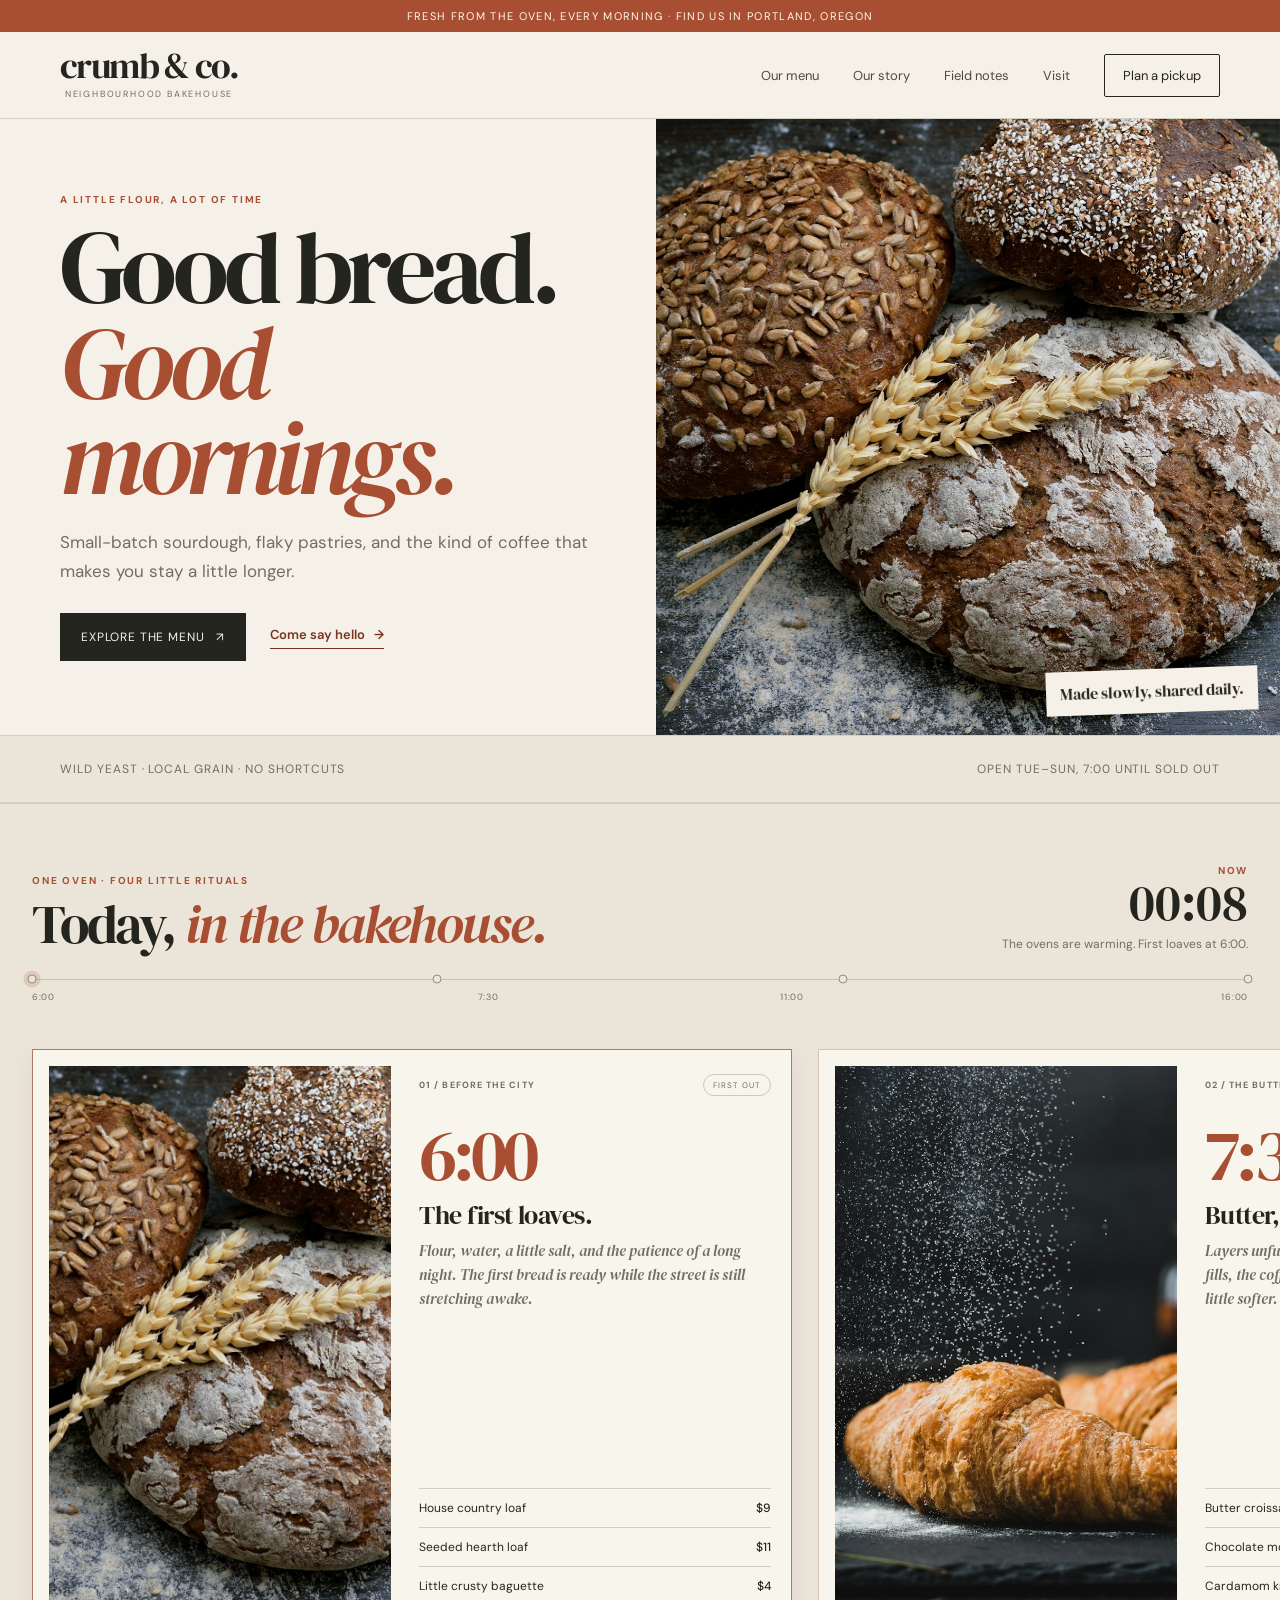
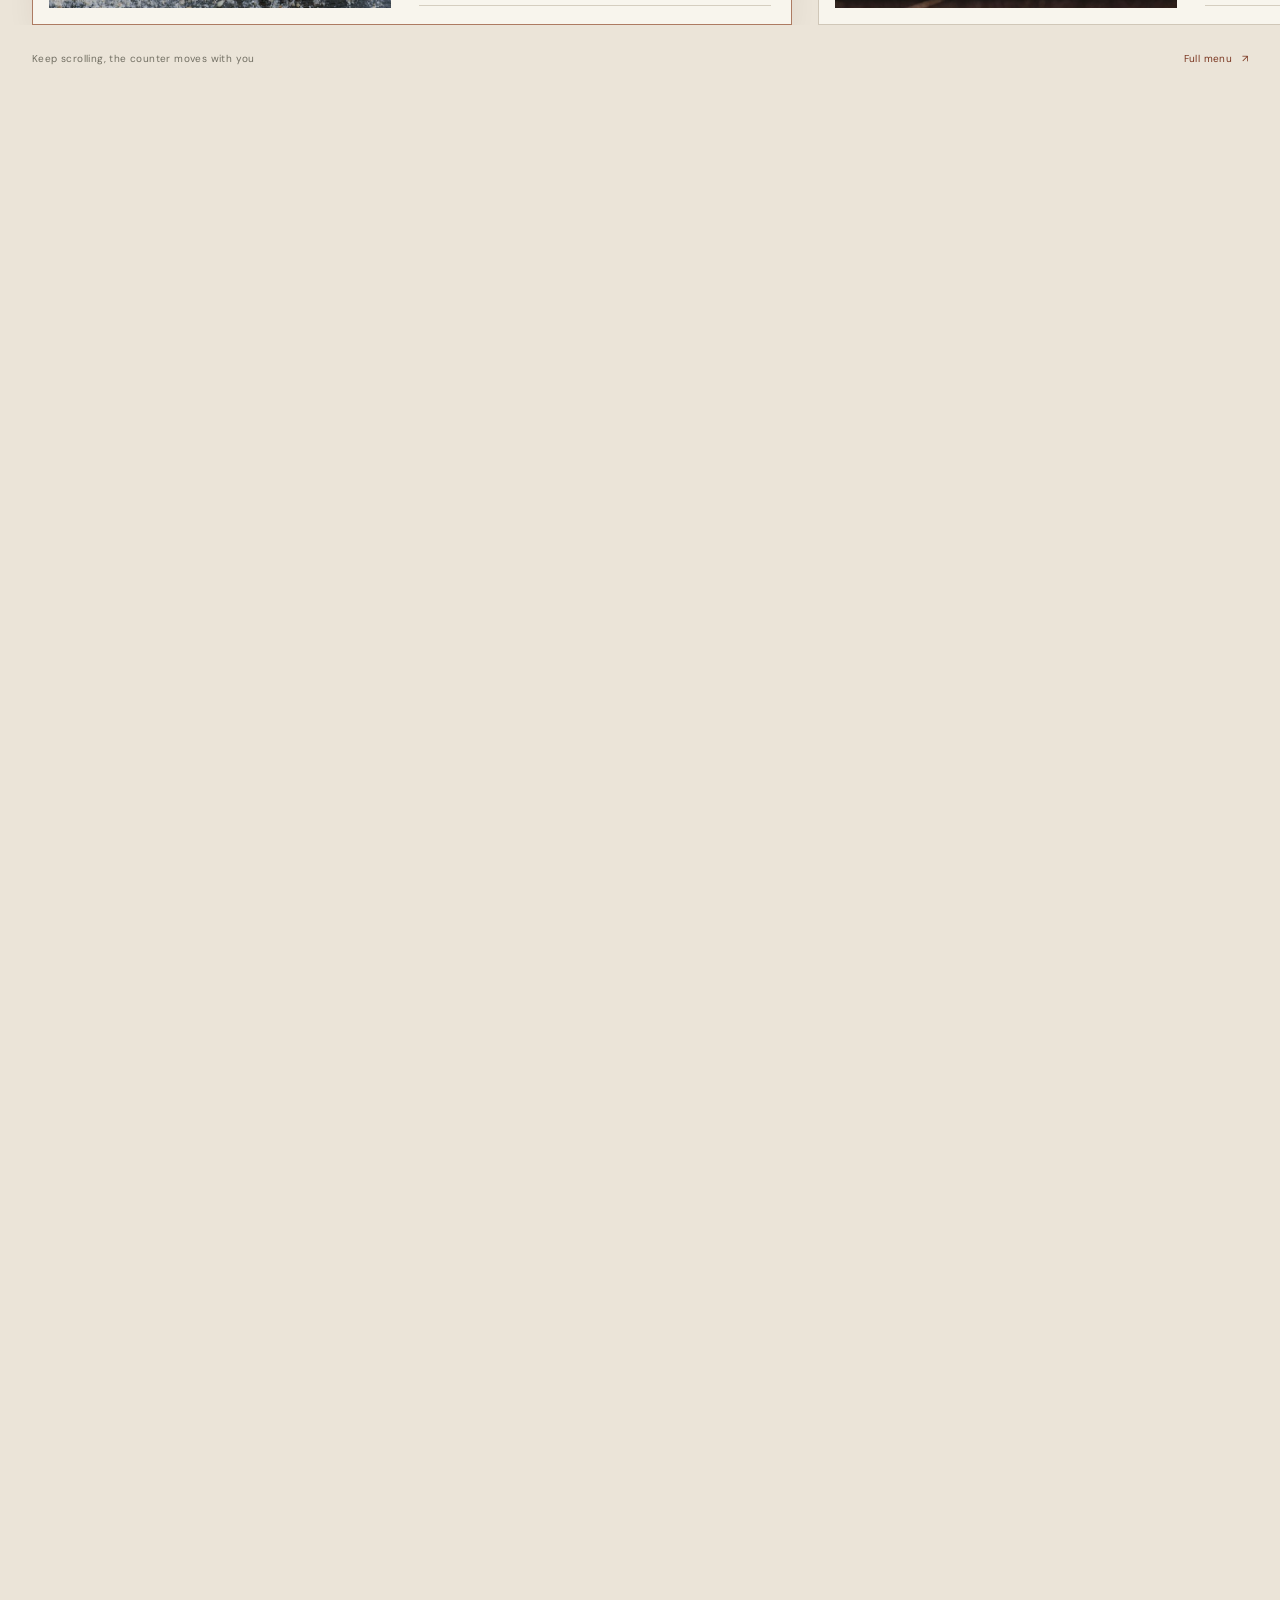
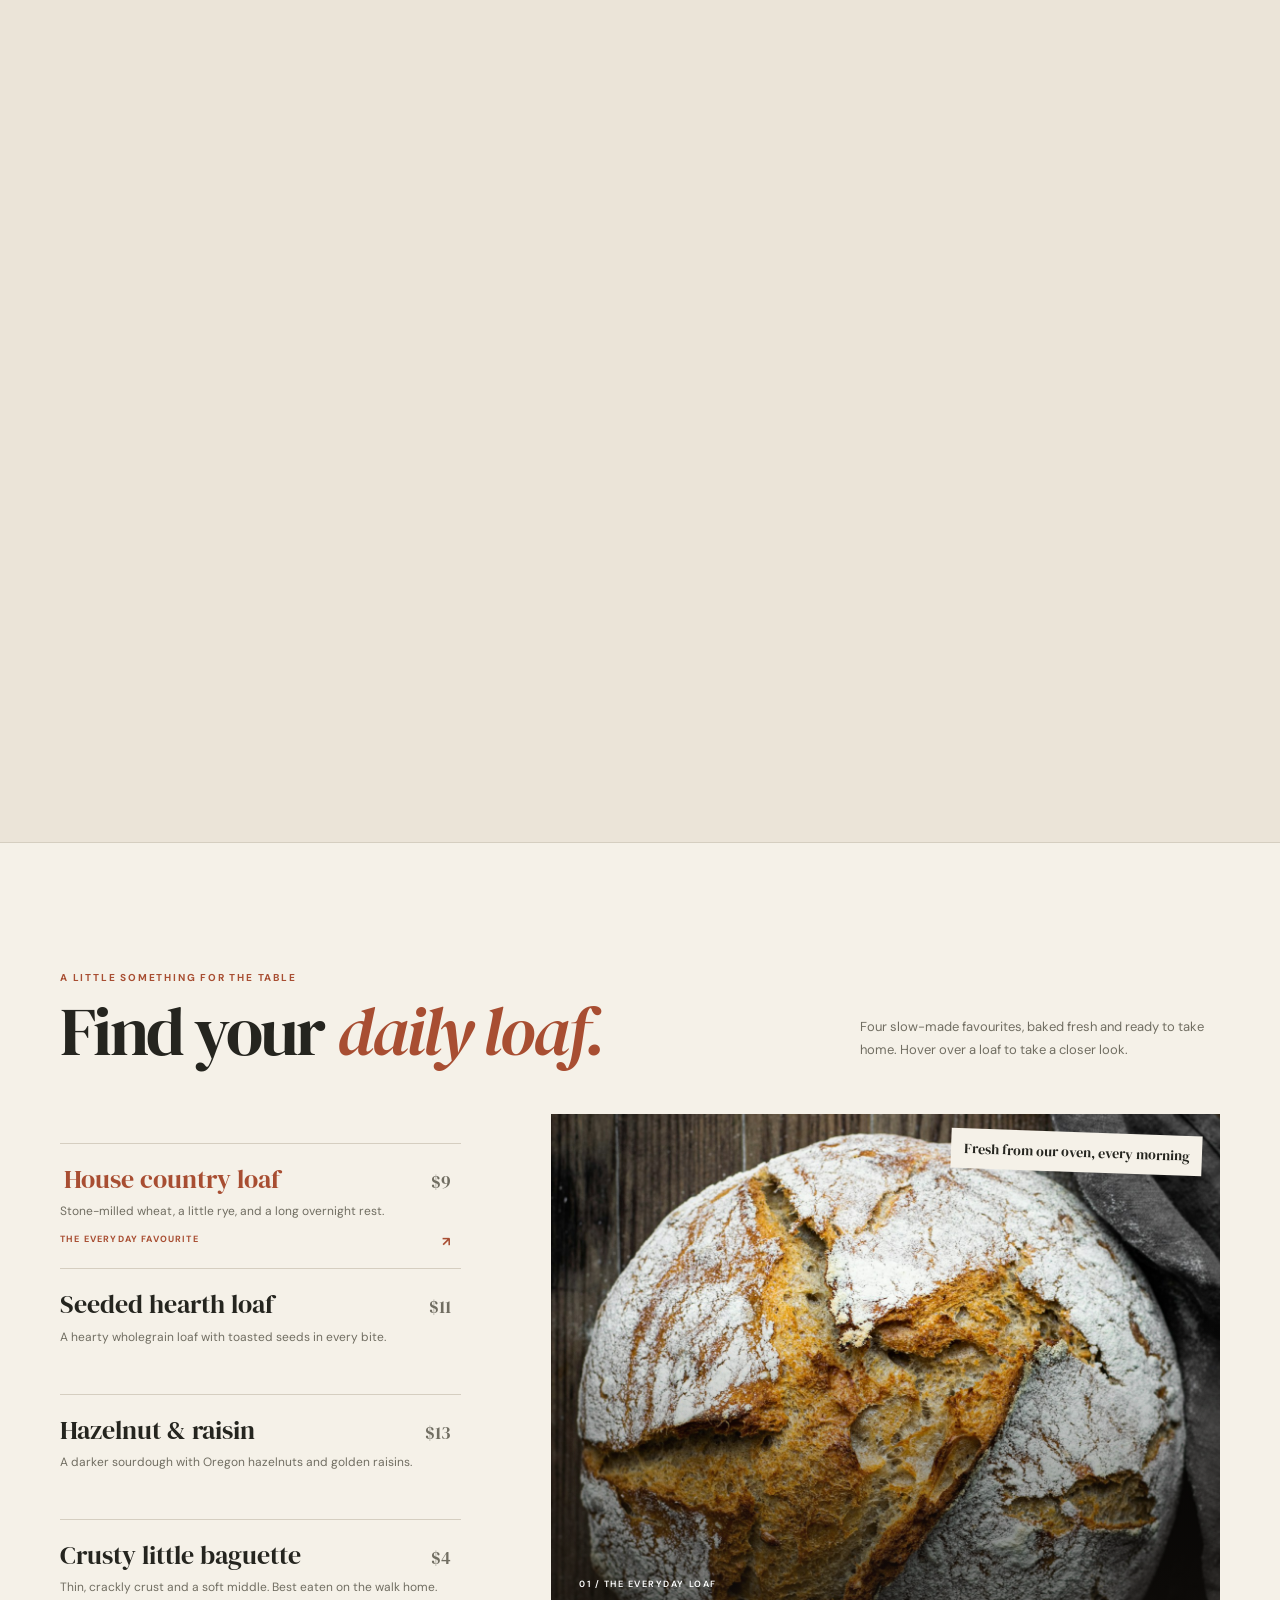
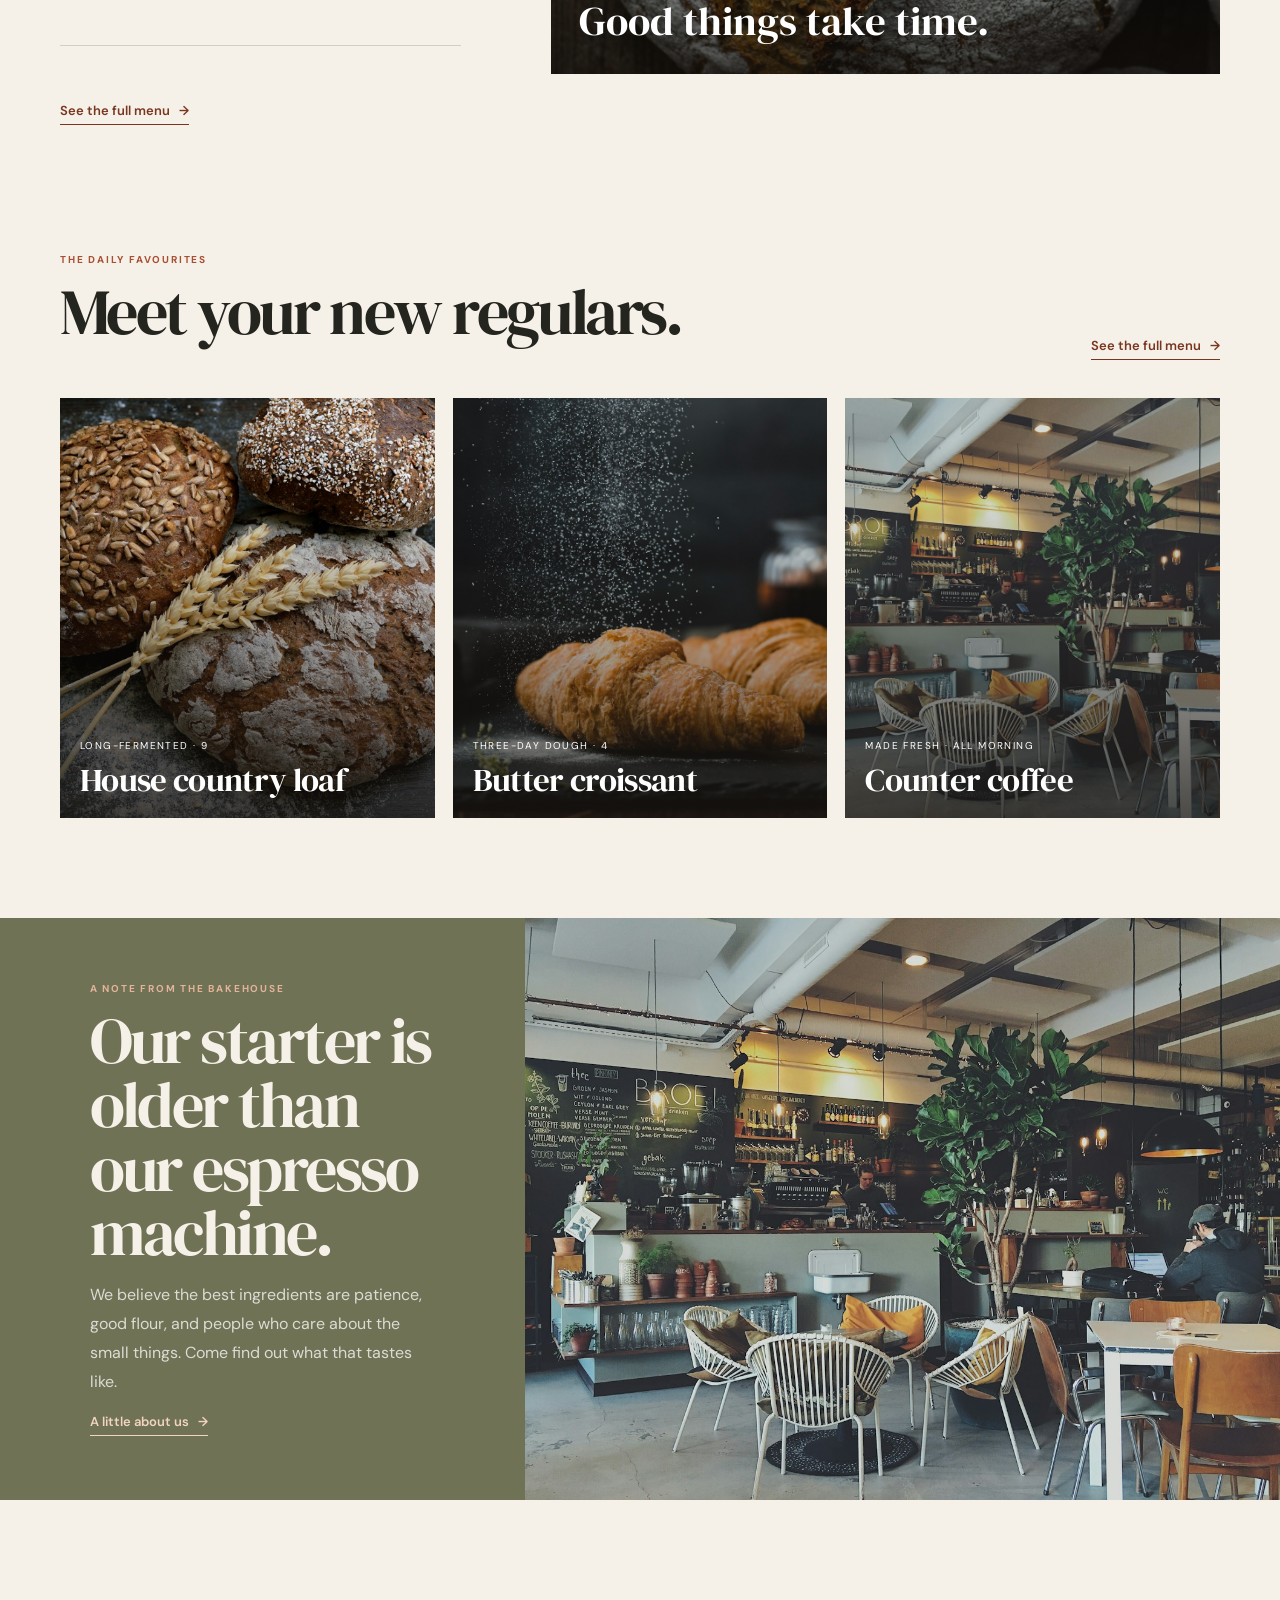
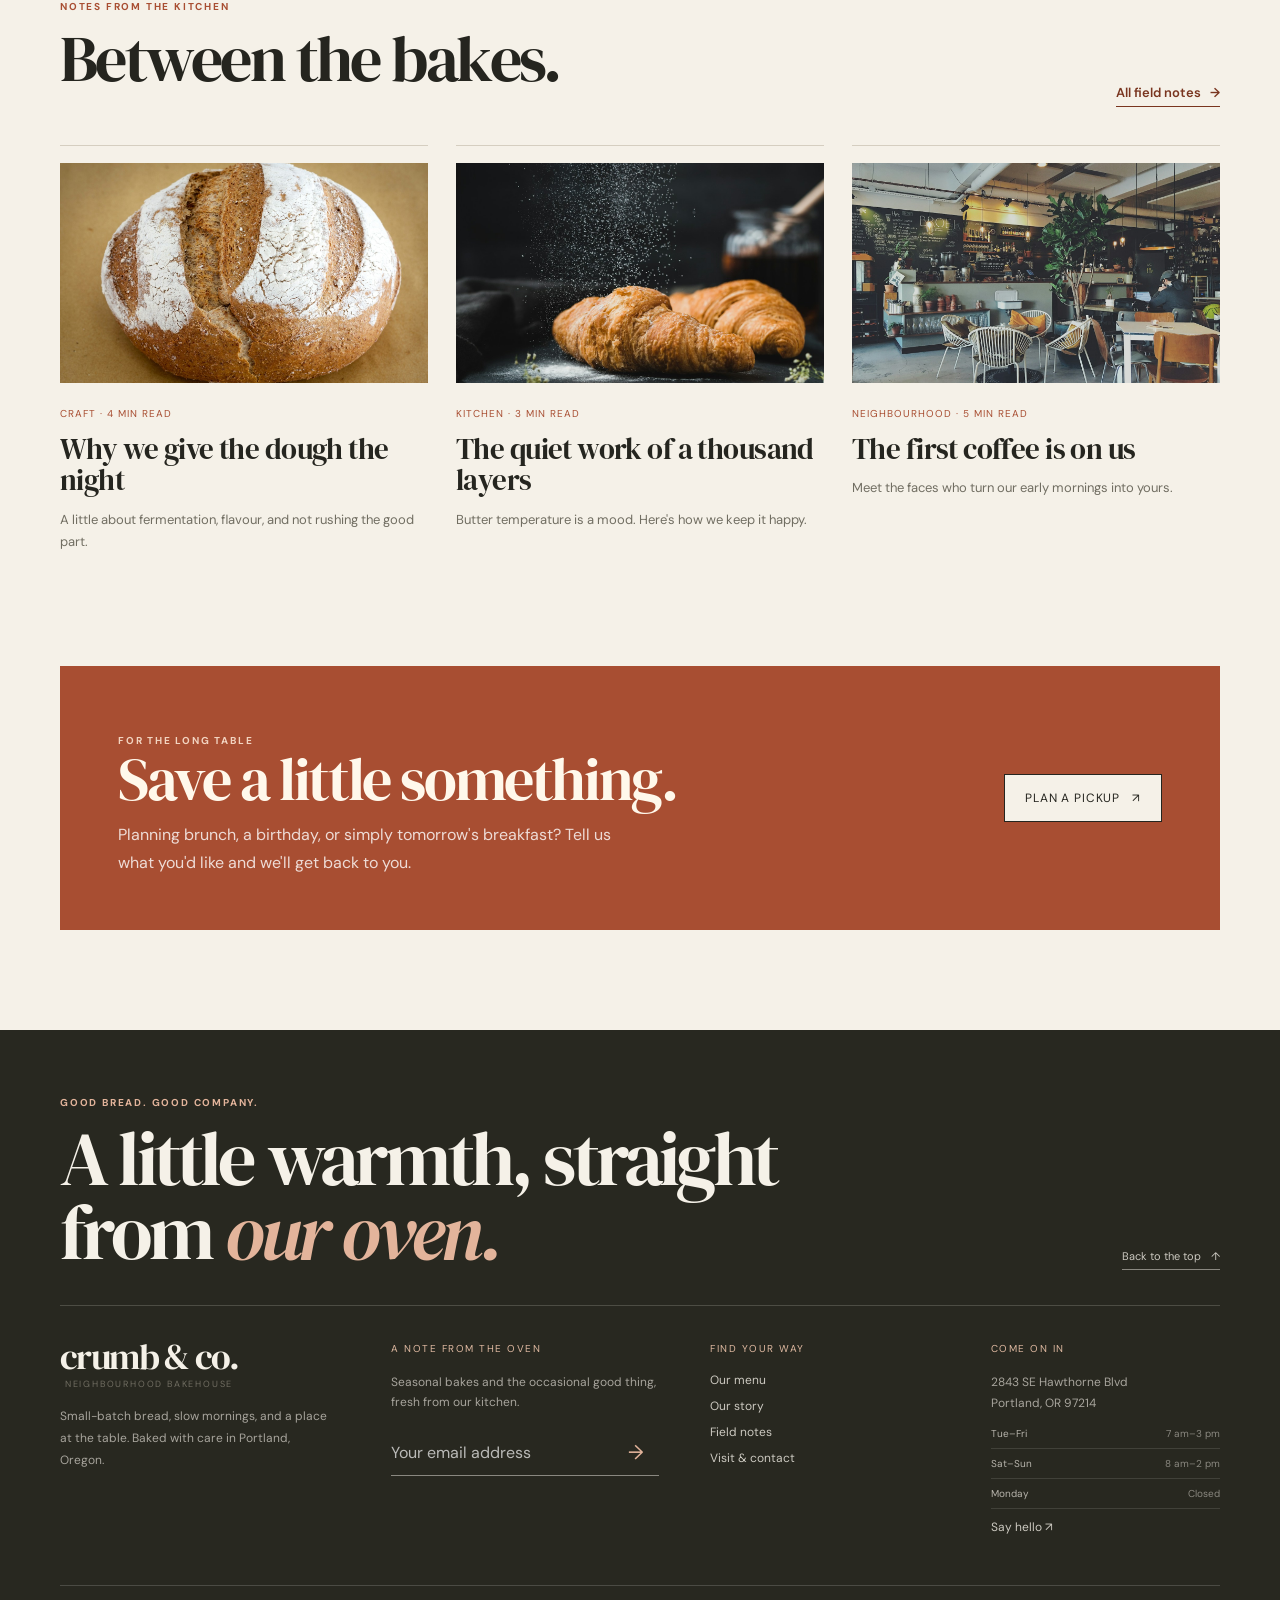
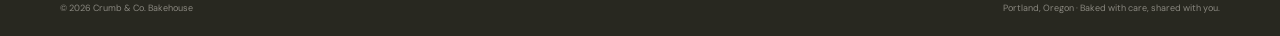
<file: index.html>
<!doctype html>
<html lang="en">
<head>
  <meta charset="utf-8">
  <meta name="viewport" content="width=device-width, initial-scale=1">
  <meta name="description" content="Crumb & Co. is a neighbourhood bakehouse for naturally leavened bread, pastries, and slow mornings.">
  <title>Crumb & Co. — Neighbourhood bakehouse</title>
  <link rel="stylesheet" href="styles.css">
  <script src="script.js" defer></script>
</head>
<body>
  <div class="top-note">Fresh from the oven, every morning · Find us in Portland, Oregon</div>
  <header class="site-header">
    <div class="nav-wrap">
      <a class="wordmark" href="index.html">crumb &amp; co.<small>neighbourhood bakehouse</small></a>
      <button class="menu-toggle" aria-expanded="false" aria-controls="main-nav">Menu</button>
      <nav class="nav-links" id="main-nav" aria-label="Main navigation">
        <a href="menu.html">Our menu</a><a href="story.html">Our story</a><a href="journal.html">Field notes</a><a href="contact.html">Visit</a>
        <a class="nav-order" href="#order">Plan a pickup</a>
      </nav>
    </div>
  </header>
  <main>
    <section class="hero">
      <div class="hero-copy">
        <p class="eyebrow">A little flour, a lot of time</p>
        <h1>Good bread.<br><em>Good mornings.</em></h1>
        <p class="lede">Small-batch sourdough, flaky pastries, and the kind of coffee that makes you stay a little longer.</p>
        <div class="hero-actions"><a class="button" href="menu.html">Explore the menu <span>↗</span></a><a class="text-link" href="contact.html">Come say hello <span>→</span></a></div>
      </div>
      <div class="hero-image"><img src="assets/sourdough.jpg" alt="Crusty artisan sourdough loaves cooling after baking"><span class="image-note">Made slowly, shared daily.</span></div>
    </section>
    <div class="intro-band"><div class="container"><p>Wild yeast · Local grain · No shortcuts</p><p>Open Tue–Sun, 7:00 until sold out</p></div></div>
    <section class="bake-scroll" data-bake-scroll aria-label="A day at the bakehouse">
      <div class="bake-pin">
        <div class="bake-timeline-head">
          <div class="bake-heading">
            <p class="eyebrow">One oven · four little rituals</p>
            <h2>Today, <em>in the bakehouse.</em></h2>
          </div>
          <div class="bake-now" aria-live="off">
            <span class="bake-now-label">NOW</span>
            <time data-bake-clock>--:--</time>
            <p data-bake-status>First loaves are on their way.</p>
          </div>
        </div>

        <div class="bake-progress" aria-hidden="true">
          <div class="bake-progress-line">
            <span class="bake-progress-fill" data-bake-progress></span>
            <span class="bake-progress-dot" data-progress-dot></span>
            <span class="bake-progress-dot" data-progress-dot></span>
            <span class="bake-progress-dot" data-progress-dot></span>
            <span class="bake-progress-dot" data-progress-dot></span>
          </div>
          <div class="bake-progress-labels">
            <span>6:00</span><span>7:30</span><span>11:00</span><span>16:00</span>
          </div>
        </div>

        <div class="bake-track-window">
          <div class="bake-track" data-bake-track>
            <article class="bake-card" data-bake-card>
              <div class="bake-card-image"><img src="assets/sourdough.jpg" alt="Fresh sourdough loaves with toasted seeds and crisp crusts"></div>
              <div class="bake-card-copy">
                <div class="bake-card-top"><span class="bake-index">01 / BEFORE THE CITY</span><span class="bake-state">FIRST OUT</span></div>
                <time class="bake-card-time">6:00</time>
                <h3>The first loaves.</h3>
                <p>Flour, water, a little salt, and the patience of a long night. The first bread is ready while the street is still stretching awake.</p>
                <div class="bake-card-menu">
                  <div><span>House country loaf</span><strong>$9</strong></div>
                  <div><span>Seeded hearth loaf</span><strong>$11</strong></div>
                  <div><span>Little crusty baguette</span><strong>$4</strong></div>
                </div>
              </div>
            </article>
            <article class="bake-card" data-bake-card>
              <div class="bake-card-image"><img src="assets/croissants.jpg" alt="Golden croissants fresh from the morning oven"></div>
              <div class="bake-card-copy">
                <div class="bake-card-top"><span class="bake-index">02 / THE BUTTER HOUR</span><span class="bake-state">WARM NOW</span></div>
                <time class="bake-card-time">7:30</time>
                <h3>Butter, steam, sunlight.</h3>
                <p>Layers unfurl at the edge of the oven. The pastry case fills, the coffee starts pouring, and the morning gets a little softer.</p>
                <div class="bake-card-menu">
                  <div><span>Butter croissant</span><strong>$4</strong></div>
                  <div><span>Chocolate morning roll</span><strong>$5</strong></div>
                  <div><span>Cardamom knot</span><strong>$5</strong></div>
                </div>
              </div>
            </article>
            <article class="bake-card" data-bake-card>
              <div class="bake-card-image"><img src="assets/bakery-counter.jpg" alt="A sunlit neighbourhood cafe ready for the midday crowd"></div>
              <div class="bake-card-copy">
                <div class="bake-card-top"><span class="bake-index">03 / AROUND THE TABLE</span><span class="bake-state">MIDDAY</span></div>
                <time class="bake-card-time">11:00</time>
                <h3>Stay for a little longer.</h3>
                <p>The counter turns toward lunch: warm savouries, good coffee, and a few more slices to share around the table.</p>
                <div class="bake-card-menu">
                  <div><span>Rosemary focaccia</span><strong>$7</strong></div>
                  <div><span>Cheddar &amp; scallion scone</span><strong>$5</strong></div>
                  <div><span>Seasonal hand pie</span><strong>$8</strong></div>
                </div>
              </div>
            </article>
            <article class="bake-card" data-bake-card>
              <div class="bake-card-image"><img src="assets/baker-hands.jpg" alt="A rustic country loaf ready for the afternoon table"></div>
              <div class="bake-card-copy">
                <div class="bake-card-top"><span class="bake-index">04 / THE LAST TRAY</span><span class="bake-state">LAST BAKE</span></div>
                <time class="bake-card-time">16:00</time>
                <h3>Take the long way home.</h3>
                <p>The last round is for supper: a few loaves, something sweet, and the lovely smell that follows you down the block.</p>
                <div class="bake-card-menu">
                  <div><span>Afternoon country loaf</span><strong>$9</strong></div>
                  <div><span>Olive oil &amp; lemon cake</span><strong>$6</strong></div>
                  <div><span>Brown butter tart</span><strong>$7</strong></div>
                </div>
              </div>
            </article>
          </div>
        </div>
        <div class="bake-scroll-foot"><span>Keep scrolling, the counter moves with you</span><a href="menu.html">Full menu <span>↗</span></a></div>
      </div>
    </section>
    <section class="loaf-menu-section" data-loaf-menu aria-labelledby="loaf-menu-title">
      <div class="container">
        <div class="loaf-menu-heading">
          <div>
            <p class="eyebrow">A little something for the table</p>
            <h2 id="loaf-menu-title">Find your <em>daily loaf.</em></h2>
          </div>
          <p>Four slow-made favourites, baked fresh and ready to take home. Hover over a loaf to take a closer look.</p>
        </div>
        <div class="loaf-menu-layout">
          <ul class="loaf-menu-options" aria-label="Today's loaves">
            <li><button class="loaf-menu-option" type="button" data-loaf-option="country" aria-pressed="true">
              <span class="loaf-option-top"><span class="loaf-option-name">House country loaf</span><span class="loaf-option-price">$9</span></span>
              <span class="loaf-option-description">Stone-milled wheat, a little rye, and a long overnight rest.</span>
              <span class="loaf-option-link">The everyday favourite <span aria-hidden="true">↗</span></span>
            </button></li>
            <li><button class="loaf-menu-option" type="button" data-loaf-option="seeded" aria-pressed="false">
              <span class="loaf-option-top"><span class="loaf-option-name">Seeded hearth loaf</span><span class="loaf-option-price">$11</span></span>
              <span class="loaf-option-description">A hearty wholegrain loaf with toasted seeds in every bite.</span>
              <span class="loaf-option-link">A little extra crunch <span aria-hidden="true">↗</span></span>
            </button></li>
            <li><button class="loaf-menu-option" type="button" data-loaf-option="rye" aria-pressed="false">
              <span class="loaf-option-top"><span class="loaf-option-name">Hazelnut &amp; raisin</span><span class="loaf-option-price">$13</span></span>
              <span class="loaf-option-description">A darker sourdough with Oregon hazelnuts and golden raisins.</span>
              <span class="loaf-option-link">Sweet, nutty, slow-fermented <span aria-hidden="true">↗</span></span>
            </button></li>
            <li><button class="loaf-menu-option" type="button" data-loaf-option="baguette" aria-pressed="false">
              <span class="loaf-option-top"><span class="loaf-option-name">Crusty little baguette</span><span class="loaf-option-price">$4</span></span>
              <span class="loaf-option-description">Thin, crackly crust and a soft middle. Best eaten on the walk home.</span>
              <span class="loaf-option-link">Made for sharing <span aria-hidden="true">↗</span></span>
            </button></li>
          </ul>
          <div class="loaf-menu-gallery" aria-label="A closer look at today's loaves">
            <figure class="loaf-menu-image is-active" data-loaf-image="country" aria-hidden="false">
              <img src="assets/hearth-loaf.jpg" alt="A round country sourdough loaf with a flour-dusted crust" loading="lazy">
              <figcaption><span>01 / THE EVERYDAY LOAF</span><strong>Good things take time.</strong></figcaption>
            </figure>
            <figure class="loaf-menu-image" data-loaf-image="seeded" aria-hidden="true">
              <img src="assets/country-loaf.jpg" alt="A selection of wholegrain and seeded artisan loaves" loading="lazy">
              <figcaption><span>02 / THE SEEDED HEARTH</span><strong>Full of good things.</strong></figcaption>
            </figure>
            <figure class="loaf-menu-image" data-loaf-image="rye" aria-hidden="true">
              <img src="assets/rye-loaf.jpg" alt="Slices of hearty dark bread on a wooden board" loading="lazy">
              <figcaption><span>03 / THE SWEET &amp; NUTTY ONE</span><strong>A little raisin, a little rye.</strong></figcaption>
            </figure>
            <figure class="loaf-menu-image" data-loaf-image="baguette" aria-hidden="true">
              <img src="assets/baguette.jpg" alt="A long crusty baguette fresh from the oven" loading="lazy">
              <figcaption><span>04 / THE CRUSTY LITTLE ONE</span><strong>For the walk back home.</strong></figcaption>
            </figure>
            <span class="loaf-gallery-note">Fresh from our oven, every morning</span>
          </div>
        </div>
        <a class="text-link loaf-menu-more" href="menu.html#bread">See the full menu <span>→</span></a>
      </div>
    </section>
    <section class="section" style="padding-top:0"><div class="container">
      <div class="section-top"><div><p class="eyebrow">The daily favourites</p><h2>Meet your new regulars.</h2></div><a class="text-link" href="menu.html">See the full menu <span>→</span></a></div>
      <div class="product-grid">
        <article class="product-card"><img src="assets/sourdough.jpg" alt="A rustic sourdough loaf with a deeply caramelized crust"><div class="product-info"><span>Long-fermented · 9</span><h3>House country loaf</h3></div></article>
        <article class="product-card"><img src="assets/croissants.jpg" alt="Golden laminated croissants ready for the morning counter"><div class="product-info"><span>Three-day dough · 4</span><h3>Butter croissant</h3></div></article>
        <article class="product-card"><img src="assets/bakery-counter.jpg" alt="The warm interior of an independent neighbourhood cafe"><div class="product-info"><span>Made fresh · all morning</span><h3>Counter coffee</h3></div></article>
      </div>
    </div></section>
    <section class="story-strip">
      <div class="story-strip-copy"><p class="eyebrow">A note from the bakehouse</p><h2>Our starter is older than our espresso machine.</h2><p>We believe the best ingredients are patience, good flour, and people who care about the small things. Come find out what that tastes like.</p><a class="text-link" style="color:#f2d4c1;width:max-content" href="story.html">A little about us <span>→</span></a></div>
      <div class="story-strip-image"><img src="assets/bakery-counter.jpg" alt="A welcoming cafe counter and seating area"></div>
    </section>
    <section class="section"><div class="container">
      <div class="section-top"><div><p class="eyebrow">Notes from the kitchen</p><h2>Between the bakes.</h2></div><a class="text-link" href="journal.html">All field notes <span>→</span></a></div>
      <div class="journal-preview">
        <article class="journal-card"><img src="assets/baker-hands.jpg" alt="A flour-dusted sourdough loaf"><span class="meta">Craft · 4 min read</span><h3><a href="notes/slow-fermentation.html">Why we give the dough the night</a></h3><p>A little about fermentation, flavour, and not rushing the good part.</p></article>
        <article class="journal-card"><img src="assets/croissants.jpg" alt="Fresh laminated pastries"><span class="meta">Kitchen · 3 min read</span><h3><a href="notes/butter-and-layers.html">The quiet work of a thousand layers</a></h3><p>Butter temperature is a mood. Here's how we keep it happy.</p></article>
        <article class="journal-card"><img src="assets/bakery-counter.jpg" alt="Seating and counter inside a neighbourhood cafe"><span class="meta">Neighbourhood · 5 min read</span><h3><a href="notes/first-coffee.html">The first coffee is on us</a></h3><p>Meet the faces who turn our early mornings into yours.</p></article>
      </div>
    </div></section>
    <section class="container" id="order" style="padding-bottom:30px">
      <div class="order-callout"><div><p class="eyebrow" style="color:#f2d4c1">For the long table</p><h2>Save a little something.</h2><p>Planning brunch, a birthday, or simply tomorrow's breakfast? Tell us what you'd like and we'll get back to you.</p></div><a href="contact.html#pickup" class="button button-light">Plan a pickup <span>↗</span></a></div>
    </section>
  </main>
  <footer class="site-footer" data-footer-reveal>
    <div class="container">
      <div class="footer-masthead">
        <div><p class="eyebrow">Good bread. Good company.</p><p class="footer-display">A little warmth, straight from <em>our oven.</em></p></div>
        <a class="footer-top-link" href="#">Back to the top <span aria-hidden="true">↑</span></a>
      </div>
      <div class="footer-grid">
        <div class="footer-brand"><a class="wordmark" href="index.html">crumb &amp; co.<small>neighbourhood bakehouse</small></a><p>Small-batch bread, slow mornings, and a place at the table. Baked with care in Portland, Oregon.</p></div>
        <section class="footer-signup" aria-labelledby="footer-signup-home"><h3 id="footer-signup-home">A note from the oven</h3><p>Seasonal bakes and the occasional good thing, fresh from our kitchen.</p><form class="subscribe"><label class="footer-field-label" for="footer-email-home">Email address</label><input id="footer-email-home" type="email" placeholder="Your email address" required><button type="submit" aria-label="Subscribe">→</button></form><p class="form-note" aria-live="polite"></p></section>
        <div class="footer-column"><h3>Find your way</h3><a href="menu.html">Our menu</a><a href="story.html">Our story</a><a href="journal.html">Field notes</a><a href="contact.html">Visit &amp; contact</a></div>
        <div class="footer-column"><h3>Come on in</h3><p>2843 SE Hawthorne Blvd<br>Portland, OR 97214</p><ul class="footer-hours"><li><span>Tue–Fri</span><span>7 am–3 pm</span></li><li><span>Sat–Sun</span><span>8 am–2 pm</span></li><li><span>Monday</span><span>Closed</span></li></ul><a href="mailto:hello@crumbandco.example">Say hello ↗</a></div>
      </div>
      <div class="footer-bottom"><span>© <span data-year></span> Crumb &amp; Co. Bakehouse</span><span>Portland, Oregon · Baked with care, shared with you.</span></div>
    </div>
  </footer>
</body>
</html>
</file>
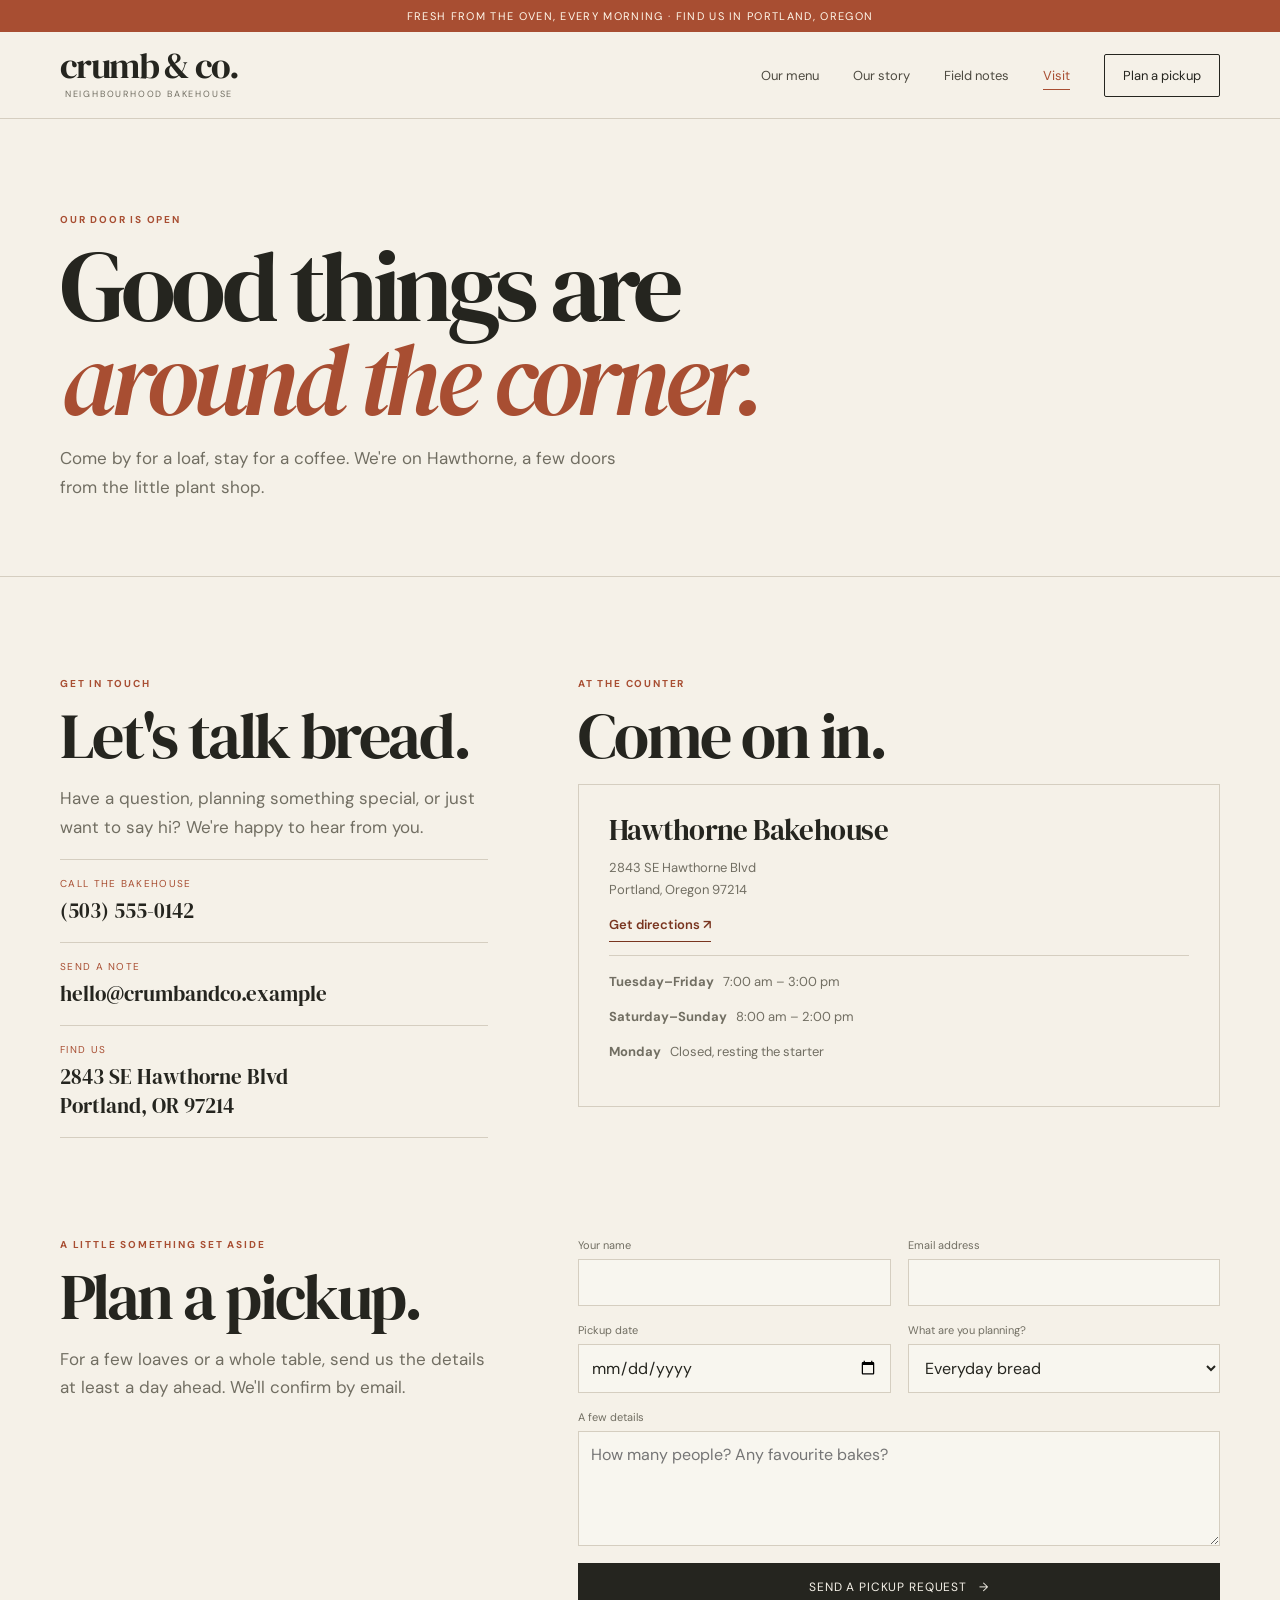
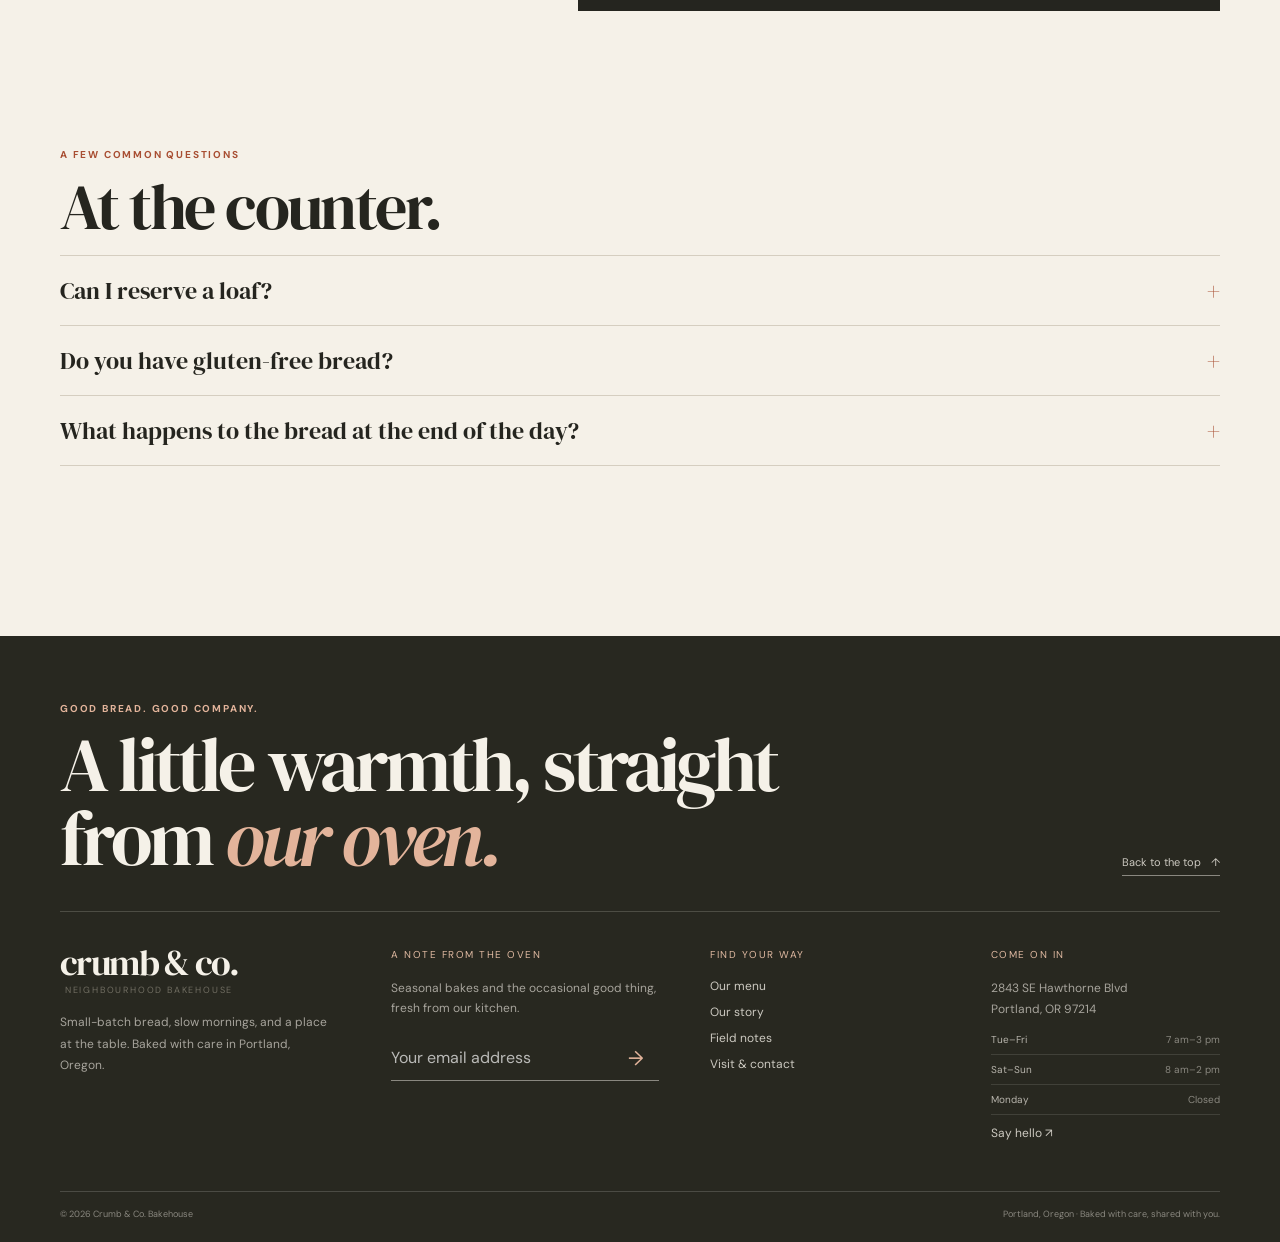
<file: contact.html>
<!doctype html>
<html lang="en">
<head><meta charset="utf-8"><meta name="viewport" content="width=device-width, initial-scale=1"><meta name="description" content="Visit Crumb & Co. in Portland, check our hours, or plan a bakery pickup."><title>Visit & Contact — Crumb & Co.</title><link rel="stylesheet" href="styles.css"><script src="script.js" defer></script></head>
<body>
  <div class="top-note">Fresh from the oven, every morning · Find us in Portland, Oregon</div>
  <header class="site-header"><div class="nav-wrap"><a class="wordmark" href="index.html">crumb &amp; co.<small>neighbourhood bakehouse</small></a><button class="menu-toggle" aria-expanded="false" aria-controls="main-nav">Menu</button><nav class="nav-links" id="main-nav" aria-label="Main navigation"><a href="menu.html">Our menu</a><a href="story.html">Our story</a><a href="journal.html">Field notes</a><a href="contact.html" aria-current="page">Visit</a><a class="nav-order" href="#pickup">Plan a pickup</a></nav></div></header>
  <main>
    <section class="page-hero"><div class="container"><p class="eyebrow">Our door is open</p><h1>Good things are <em>around the corner.</em></h1><p class="lede">Come by for a loaf, stay for a coffee. We're on Hawthorne, a few doors from the little plant shop.</p></div></section>
    <section class="section"><div class="container contact-grid">
      <div><p class="eyebrow">Get in touch</p><h2>Let's talk bread.</h2><p class="lede">Have a question, planning something special, or just want to say hi? We're happy to hear from you.</p><div class="contact-list">
        <div class="contact-item"><span>Call the bakehouse</span><a href="tel:+15035550142">(503) 555-0142</a></div>
        <div class="contact-item"><span>Send a note</span><a href="mailto:hello@crumbandco.example">hello@crumbandco.example</a></div>
        <div class="contact-item"><span>Find us</span><strong>2843 SE Hawthorne Blvd<br>Portland, OR 97214</strong></div>
      </div></div>
      <div><p class="eyebrow">At the counter</p><h2>Come on in.</h2><div class="shop-grid" style="grid-template-columns:1fr">
        <article class="shop-card"><h3>Hawthorne Bakehouse</h3><p>2843 SE Hawthorne Blvd<br>Portland, Oregon 97214</p><p><a class="text-link" target="_blank" rel="noreferrer" href="https://maps.google.com/?q=2843+SE+Hawthorne+Blvd+Portland+OR">Get directions ↗</a></p><div class="hours"><p><strong>Tuesday–Friday</strong> &nbsp; 7:00 am – 3:00 pm</p><p><strong>Saturday–Sunday</strong> &nbsp; 8:00 am – 2:00 pm</p><p><strong>Monday</strong> &nbsp; Closed, resting the starter</p></div></article>
      </div></div>
    </div></section>
    <section class="section" id="pickup" style="padding-top:0"><div class="container contact-grid">
      <div><p class="eyebrow">A little something set aside</p><h2>Plan a pickup.</h2><p class="lede">For a few loaves or a whole table, send us the details at least a day ahead. We'll confirm by email.</p></div>
      <form class="order-form" data-order-form>
        <div class="field"><label for="name">Your name</label><input id="name" name="name" autocomplete="name" required></div>
        <div class="field"><label for="email">Email address</label><input id="email" name="email" type="email" autocomplete="email" required></div>
        <div class="field"><label for="date">Pickup date</label><input id="date" name="date" type="date" required></div>
        <div class="field"><label for="order-type">What are you planning?</label><select id="order-type" name="order-type"><option>Everyday bread</option><option>Pastry box</option><option>Celebration cake</option><option>Something else</option></select></div>
        <div class="field full"><label for="details">A few details</label><textarea id="details" name="details" placeholder="How many people? Any favourite bakes?"></textarea></div>
        <div class="field full"><button class="button" type="submit">Send a pickup request <span>→</span></button><p class="form-note" aria-live="polite"></p></div>
      </form>
    </div></section>
    <section class="section" style="padding-top:0"><div class="container"><p class="eyebrow">A few common questions</p><h2>At the counter.</h2>
      <details class="faq-item"><summary>Can I reserve a loaf?</summary><p>Absolutely. Give us a call or use the pickup form, ideally by the day before. We set aside a small number of loaves for regulars.</p></details>
      <details class="faq-item"><summary>Do you have gluten-free bread?</summary><p>Our kitchen works with wheat flour all day, so we can't promise a gluten-free environment. Please speak with us before ordering if you have an allergy.</p></details>
      <details class="faq-item"><summary>What happens to the bread at the end of the day?</summary><p>We share extra loaves with a nearby community fridge. Good bread should find a good home.</p></details>
    </div></section>
  </main>
  <footer class="site-footer" data-footer-reveal><div class="container">
    <div class="footer-masthead"><div><p class="eyebrow">Good bread. Good company.</p><p class="footer-display">A little warmth, straight from <em>our oven.</em></p></div><a class="footer-top-link" href="#">Back to the top <span aria-hidden="true">↑</span></a></div>
    <div class="footer-grid">
      <div class="footer-brand"><a class="wordmark" href="index.html">crumb &amp; co.<small>neighbourhood bakehouse</small></a><p>Small-batch bread, slow mornings, and a place at the table. Baked with care in Portland, Oregon.</p></div>
      <section class="footer-signup" aria-labelledby="footer-signup-contact"><h3 id="footer-signup-contact">A note from the oven</h3><p>Seasonal bakes and the occasional good thing, fresh from our kitchen.</p><form class="subscribe"><label class="footer-field-label" for="footer-email-contact">Email address</label><input id="footer-email-contact" type="email" placeholder="Your email address" required><button type="submit" aria-label="Subscribe">→</button></form><p class="form-note" aria-live="polite"></p></section>
      <div class="footer-column"><h3>Find your way</h3><a href="menu.html">Our menu</a><a href="story.html">Our story</a><a href="journal.html">Field notes</a><a href="contact.html" aria-current="page">Visit &amp; contact</a></div>
      <div class="footer-column"><h3>Come on in</h3><p>2843 SE Hawthorne Blvd<br>Portland, OR 97214</p><ul class="footer-hours"><li><span>Tue–Fri</span><span>7 am–3 pm</span></li><li><span>Sat–Sun</span><span>8 am–2 pm</span></li><li><span>Monday</span><span>Closed</span></li></ul><a href="mailto:hello@crumbandco.example">Say hello ↗</a></div>
    </div>
    <div class="footer-bottom"><span>© <span data-year></span> Crumb &amp; Co. Bakehouse</span><span>Portland, Oregon · Baked with care, shared with you.</span></div>
  </div></footer>
</body></html>
</file>
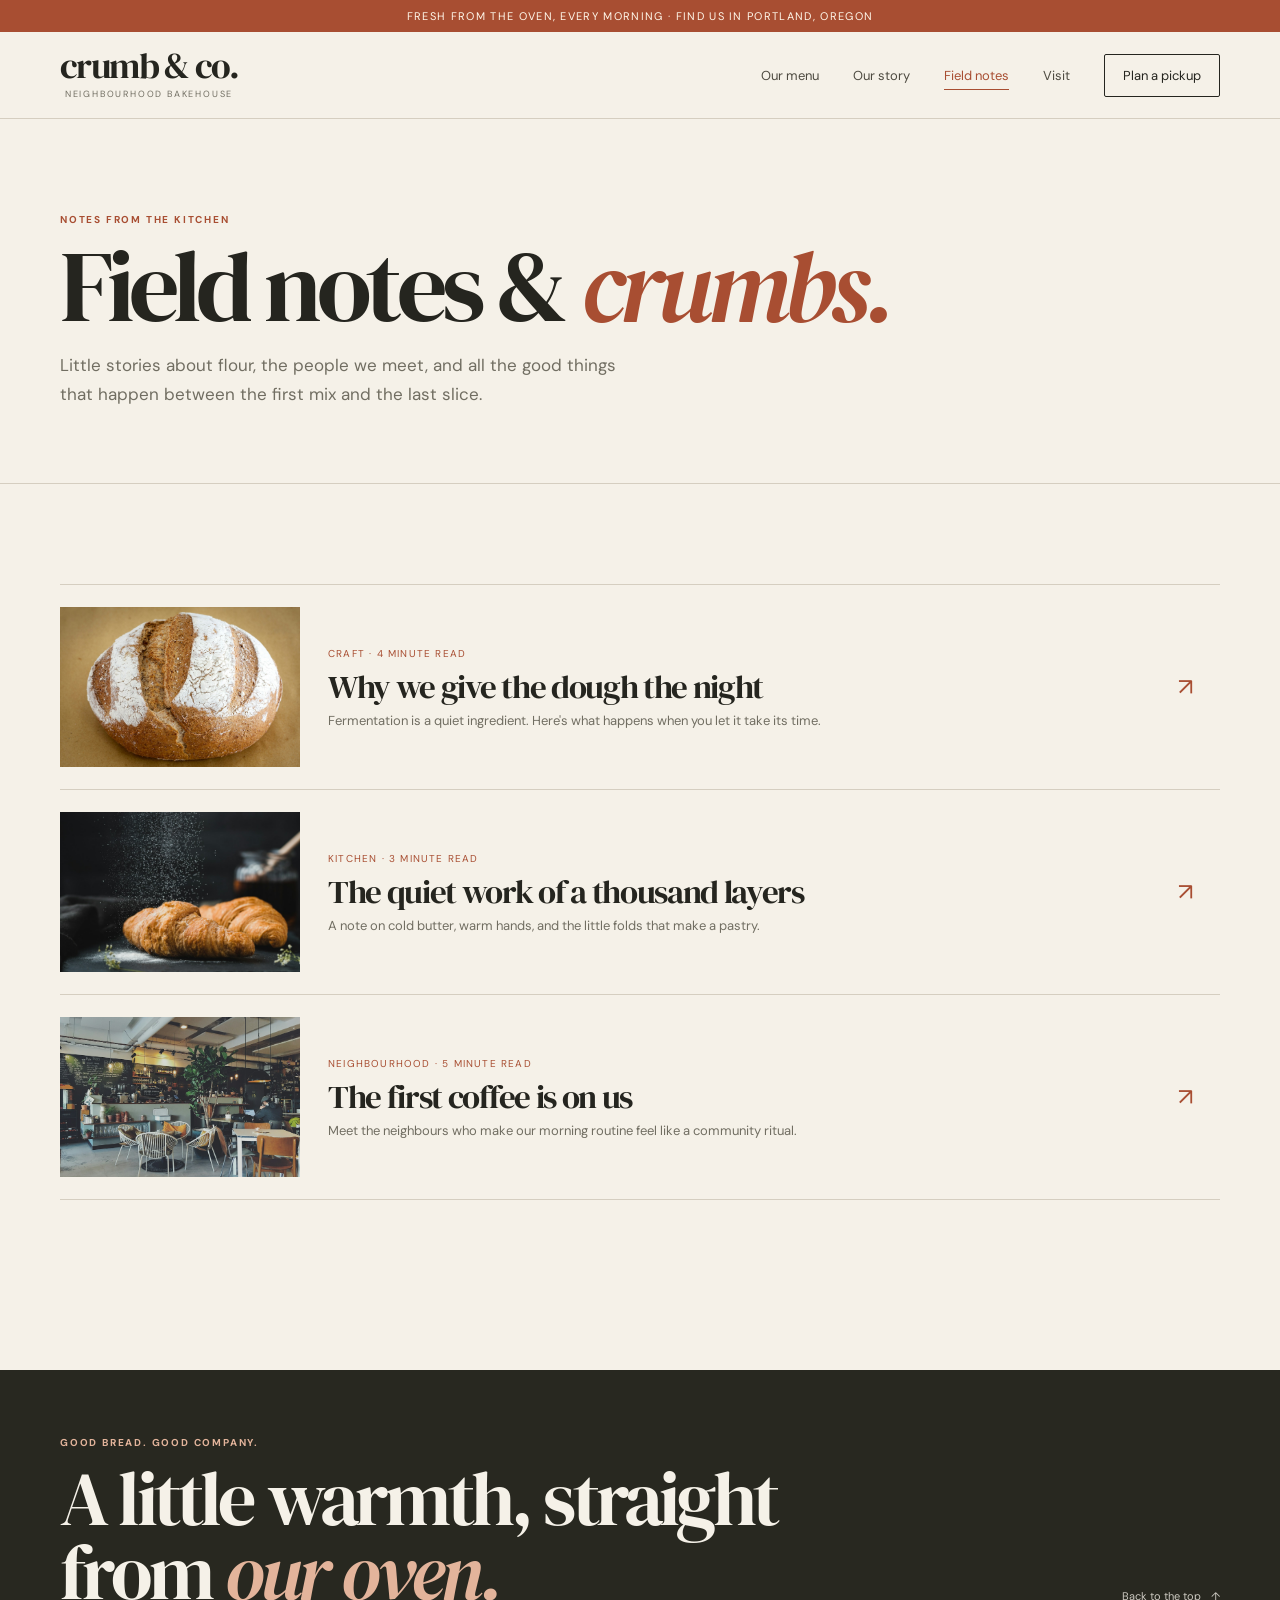
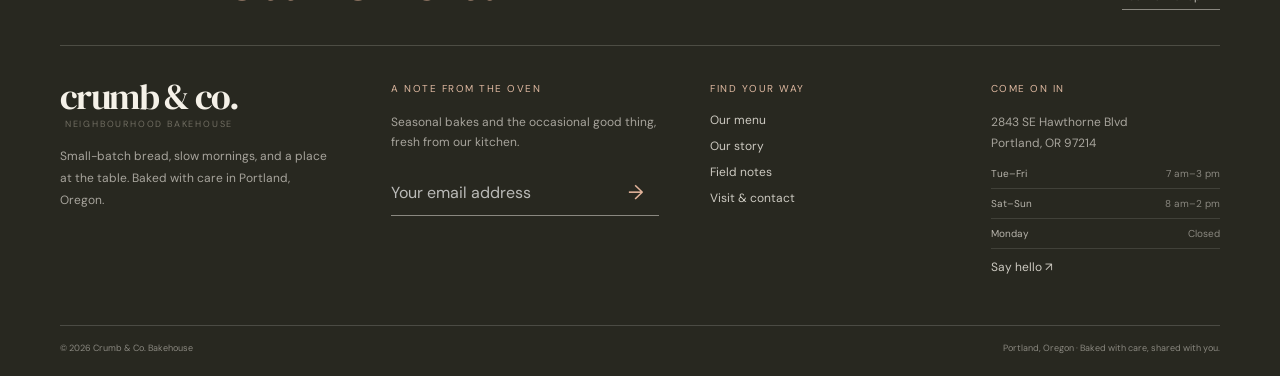
<file: journal.html>
<!doctype html>
<html lang="en">
<head><meta charset="utf-8"><meta name="viewport" content="width=device-width, initial-scale=1"><meta name="description" content="Stories and small discoveries from the Crumb & Co. kitchen."><title>Field Notes — Crumb & Co.</title><link rel="stylesheet" href="styles.css"><script src="script.js" defer></script></head>
<body>
  <div class="top-note">Fresh from the oven, every morning · Find us in Portland, Oregon</div>
  <header class="site-header"><div class="nav-wrap"><a class="wordmark" href="index.html">crumb &amp; co.<small>neighbourhood bakehouse</small></a><button class="menu-toggle" aria-expanded="false" aria-controls="main-nav">Menu</button><nav class="nav-links" id="main-nav" aria-label="Main navigation"><a href="menu.html">Our menu</a><a href="story.html">Our story</a><a href="journal.html" aria-current="page">Field notes</a><a href="contact.html">Visit</a><a class="nav-order" href="index.html#order">Plan a pickup</a></nav></div></header>
  <main>
    <section class="page-hero"><div class="container"><p class="eyebrow">Notes from the kitchen</p><h1>Field notes &amp; <em>crumbs.</em></h1><p class="lede">Little stories about flour, the people we meet, and all the good things that happen between the first mix and the last slice.</p></div></section>
    <section class="section"><div class="container journal-list">
      <article class="journal-row"><img src="assets/baker-hands.jpg" alt="A flour-dusted sourdough loaf"><div><span class="meta">Craft · 4 minute read</span><h2><a href="notes/slow-fermentation.html">Why we give the dough the night</a></h2><p>Fermentation is a quiet ingredient. Here's what happens when you let it take its time.</p></div><span class="arrow">↗</span></article>
      <article class="journal-row"><img src="assets/croissants.jpg" alt="Flaky, golden croissants cooling"><div><span class="meta">Kitchen · 3 minute read</span><h2><a href="notes/butter-and-layers.html">The quiet work of a thousand layers</a></h2><p>A note on cold butter, warm hands, and the little folds that make a pastry.</p></div><span class="arrow">↗</span></article>
      <article class="journal-row"><img src="assets/bakery-counter.jpg" alt="Counter and seating in a neighbourhood cafe"><div><span class="meta">Neighbourhood · 5 minute read</span><h2><a href="notes/first-coffee.html">The first coffee is on us</a></h2><p>Meet the neighbours who make our morning routine feel like a community ritual.</p></div><span class="arrow">↗</span></article>
    </div></section>
  </main>
  <footer class="site-footer" data-footer-reveal><div class="container">
    <div class="footer-masthead"><div><p class="eyebrow">Good bread. Good company.</p><p class="footer-display">A little warmth, straight from <em>our oven.</em></p></div><a class="footer-top-link" href="#">Back to the top <span aria-hidden="true">↑</span></a></div>
    <div class="footer-grid">
      <div class="footer-brand"><a class="wordmark" href="index.html">crumb &amp; co.<small>neighbourhood bakehouse</small></a><p>Small-batch bread, slow mornings, and a place at the table. Baked with care in Portland, Oregon.</p></div>
      <section class="footer-signup" aria-labelledby="footer-signup-journal"><h3 id="footer-signup-journal">A note from the oven</h3><p>Seasonal bakes and the occasional good thing, fresh from our kitchen.</p><form class="subscribe"><label class="footer-field-label" for="footer-email-journal">Email address</label><input id="footer-email-journal" type="email" placeholder="Your email address" required><button type="submit" aria-label="Subscribe">→</button></form><p class="form-note" aria-live="polite"></p></section>
      <div class="footer-column"><h3>Find your way</h3><a href="menu.html">Our menu</a><a href="story.html">Our story</a><a href="journal.html" aria-current="page">Field notes</a><a href="contact.html">Visit &amp; contact</a></div>
      <div class="footer-column"><h3>Come on in</h3><p>2843 SE Hawthorne Blvd<br>Portland, OR 97214</p><ul class="footer-hours"><li><span>Tue–Fri</span><span>7 am–3 pm</span></li><li><span>Sat–Sun</span><span>8 am–2 pm</span></li><li><span>Monday</span><span>Closed</span></li></ul><a href="mailto:hello@crumbandco.example">Say hello ↗</a></div>
    </div>
    <div class="footer-bottom"><span>© <span data-year></span> Crumb &amp; Co. Bakehouse</span><span>Portland, Oregon · Baked with care, shared with you.</span></div>
  </div></footer>
</body></html>
</file>
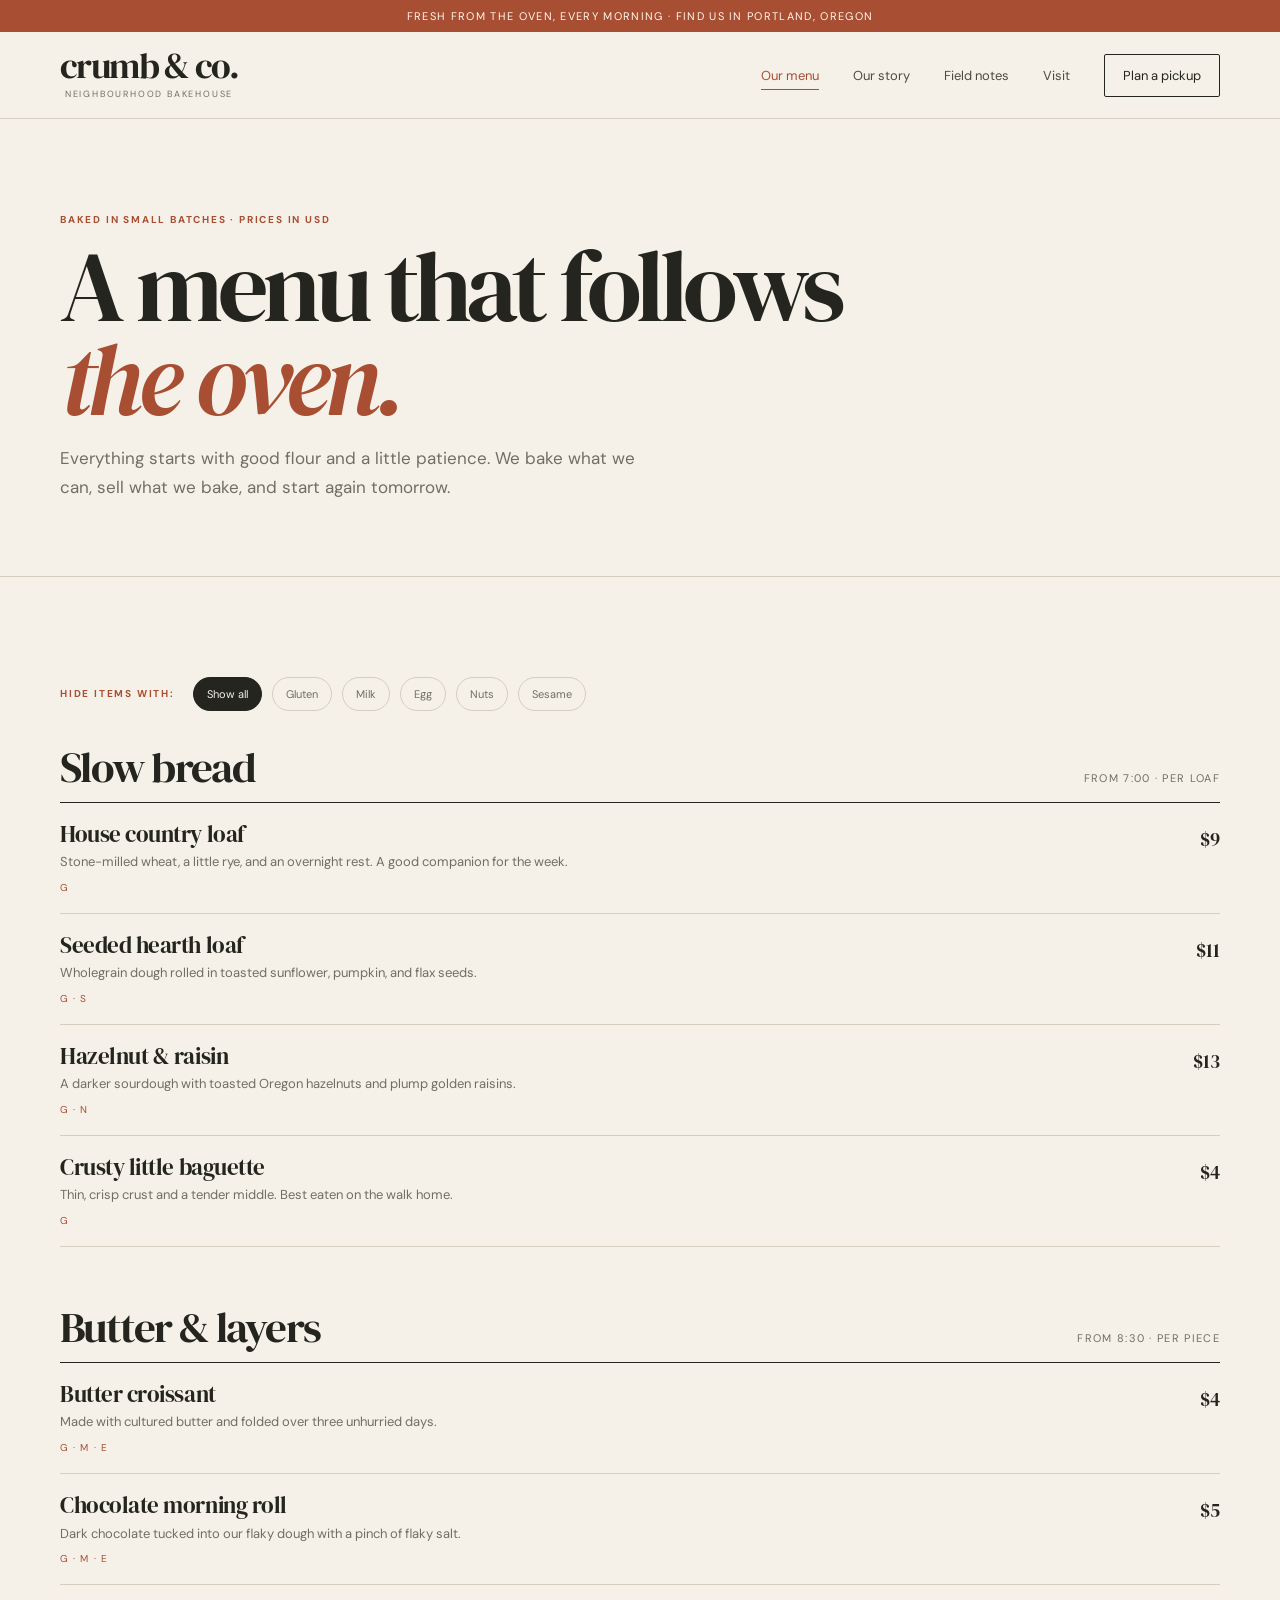
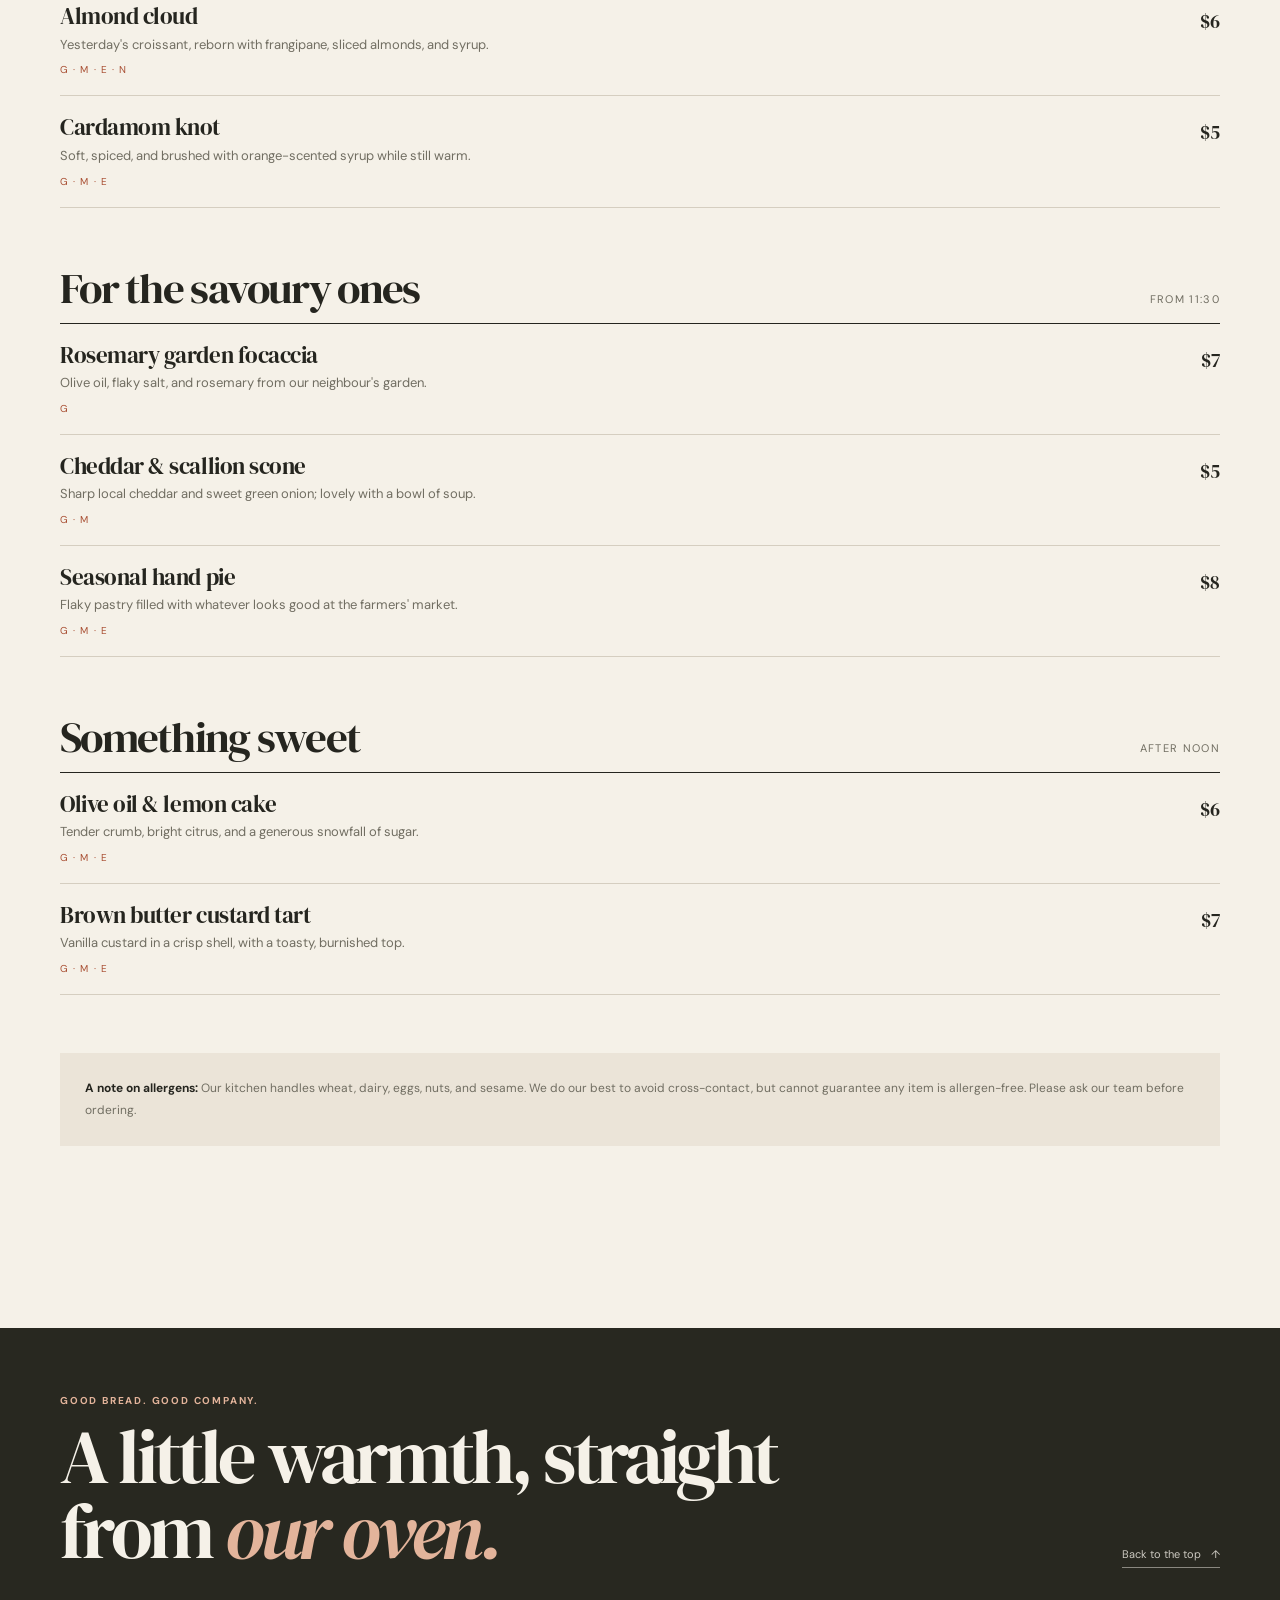
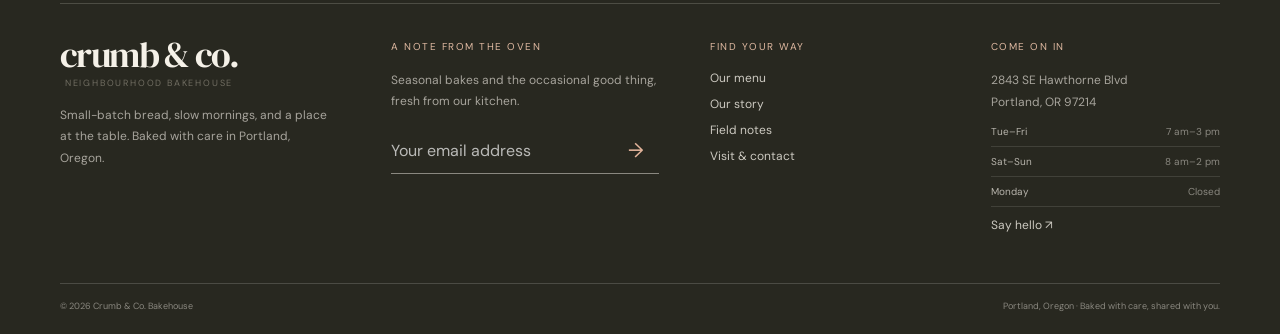
<file: menu.html>
<!doctype html>
<html lang="en">
<head><meta charset="utf-8"><meta name="viewport" content="width=device-width, initial-scale=1"><meta name="description" content="Browse today's sourdough, pastry, savoury bakes, and coffee at Crumb & Co."><title>Our Menu — Crumb & Co.</title><link rel="stylesheet" href="styles.css"><script src="script.js" defer></script></head>
<body>
  <div class="top-note">Fresh from the oven, every morning · Find us in Portland, Oregon</div>
  <header class="site-header"><div class="nav-wrap"><a class="wordmark" href="index.html">crumb &amp; co.<small>neighbourhood bakehouse</small></a><button class="menu-toggle" aria-expanded="false" aria-controls="main-nav">Menu</button><nav class="nav-links" id="main-nav" aria-label="Main navigation"><a href="menu.html" aria-current="page">Our menu</a><a href="story.html">Our story</a><a href="journal.html">Field notes</a><a href="contact.html">Visit</a><a class="nav-order" href="index.html#order">Plan a pickup</a></nav></div></header>
  <main>
    <section class="page-hero"><div class="container"><p class="eyebrow">Baked in small batches · prices in USD</p><h1>A menu that follows <em>the oven.</em></h1><p class="lede">Everything starts with good flour and a little patience. We bake what we can, sell what we bake, and start again tomorrow.</p></div></section>
    <section class="section"><div class="container">
      <nav class="menu-toolbar" aria-label="Hide items containing an allergen"><span class="eyebrow" style="margin:0 8px 0 0">Hide items with:</span><button class="filter-button" data-allergen="all" aria-pressed="true">Show all</button><button class="filter-button" data-allergen="G" aria-pressed="false">Gluten</button><button class="filter-button" data-allergen="M" aria-pressed="false">Milk</button><button class="filter-button" data-allergen="E" aria-pressed="false">Egg</button><button class="filter-button" data-allergen="N" aria-pressed="false">Nuts</button><button class="filter-button" data-allergen="S" aria-pressed="false">Sesame</button></nav>
      <section class="menu-category" id="bread"><div class="category-heading"><h2>Slow bread</h2><span>From 7:00 · per loaf</span></div>
        <article class="menu-item" data-contains="G"><div><h3>House country loaf</h3><p>Stone-milled wheat, a little rye, and an overnight rest. A good companion for the week.</p><span class="allergens">G</span></div><span class="price">$9</span></article>
        <article class="menu-item" data-contains="G"><div><h3>Seeded hearth loaf</h3><p>Wholegrain dough rolled in toasted sunflower, pumpkin, and flax seeds.</p><span class="allergens">G · S</span></div><span class="price">$11</span></article>
        <article class="menu-item" data-contains="G, N"><div><h3>Hazelnut &amp; raisin</h3><p>A darker sourdough with toasted Oregon hazelnuts and plump golden raisins.</p><span class="allergens">G · N</span></div><span class="price">$13</span></article>
        <article class="menu-item" data-contains="G"><div><h3>Crusty little baguette</h3><p>Thin, crisp crust and a tender middle. Best eaten on the walk home.</p><span class="allergens">G</span></div><span class="price">$4</span></article>
      </section>
      <section class="menu-category" id="pastry"><div class="category-heading"><h2>Butter &amp; layers</h2><span>From 8:30 · per piece</span></div>
        <article class="menu-item" data-contains="G, M, E"><div><h3>Butter croissant</h3><p>Made with cultured butter and folded over three unhurried days.</p><span class="allergens">G · M · E</span></div><span class="price">$4</span></article>
        <article class="menu-item" data-contains="G, M, E"><div><h3>Chocolate morning roll</h3><p>Dark chocolate tucked into our flaky dough with a pinch of flaky salt.</p><span class="allergens">G · M · E</span></div><span class="price">$5</span></article>
        <article class="menu-item" data-contains="G, M, E, N"><div><h3>Almond cloud</h3><p>Yesterday's croissant, reborn with frangipane, sliced almonds, and syrup.</p><span class="allergens">G · M · E · N</span></div><span class="price">$6</span></article>
        <article class="menu-item" data-contains="G, M, E"><div><h3>Cardamom knot</h3><p>Soft, spiced, and brushed with orange-scented syrup while still warm.</p><span class="allergens">G · M · E</span></div><span class="price">$5</span></article>
      </section>
      <section class="menu-category" id="savoury"><div class="category-heading"><h2>For the savoury ones</h2><span>From 11:30</span></div>
        <article class="menu-item" data-contains="G"><div><h3>Rosemary garden focaccia</h3><p>Olive oil, flaky salt, and rosemary from our neighbour's garden.</p><span class="allergens">G</span></div><span class="price">$7</span></article>
        <article class="menu-item" data-contains="G, M"><div><h3>Cheddar &amp; scallion scone</h3><p>Sharp local cheddar and sweet green onion; lovely with a bowl of soup.</p><span class="allergens">G · M</span></div><span class="price">$5</span></article>
        <article class="menu-item" data-contains="G, M, E"><div><h3>Seasonal hand pie</h3><p>Flaky pastry filled with whatever looks good at the farmers' market.</p><span class="allergens">G · M · E</span></div><span class="price">$8</span></article>
      </section>
      <section class="menu-category" id="sweet"><div class="category-heading"><h2>Something sweet</h2><span>After noon</span></div>
        <article class="menu-item" data-contains="G, M, E"><div><h3>Olive oil &amp; lemon cake</h3><p>Tender crumb, bright citrus, and a generous snowfall of sugar.</p><span class="allergens">G · M · E</span></div><span class="price">$6</span></article>
        <article class="menu-item" data-contains="M, E"><div><h3>Brown butter custard tart</h3><p>Vanilla custard in a crisp shell, with a toasty, burnished top.</p><span class="allergens">G · M · E</span></div><span class="price">$7</span></article>
      </section>
      <p class="allergen-note"><strong>A note on allergens:</strong> Our kitchen handles wheat, dairy, eggs, nuts, and sesame. We do our best to avoid cross-contact, but cannot guarantee any item is allergen-free. Please ask our team before ordering.</p>
    </div></section>
  </main>
  <footer class="site-footer" data-footer-reveal><div class="container">
    <div class="footer-masthead"><div><p class="eyebrow">Good bread. Good company.</p><p class="footer-display">A little warmth, straight from <em>our oven.</em></p></div><a class="footer-top-link" href="#">Back to the top <span aria-hidden="true">↑</span></a></div>
    <div class="footer-grid">
      <div class="footer-brand"><a class="wordmark" href="index.html">crumb &amp; co.<small>neighbourhood bakehouse</small></a><p>Small-batch bread, slow mornings, and a place at the table. Baked with care in Portland, Oregon.</p></div>
      <section class="footer-signup" aria-labelledby="footer-signup-menu"><h3 id="footer-signup-menu">A note from the oven</h3><p>Seasonal bakes and the occasional good thing, fresh from our kitchen.</p><form class="subscribe"><label class="footer-field-label" for="footer-email-menu">Email address</label><input id="footer-email-menu" type="email" placeholder="Your email address" required><button type="submit" aria-label="Subscribe">→</button></form><p class="form-note" aria-live="polite"></p></section>
      <div class="footer-column"><h3>Find your way</h3><a href="menu.html" aria-current="page">Our menu</a><a href="story.html">Our story</a><a href="journal.html">Field notes</a><a href="contact.html">Visit &amp; contact</a></div>
      <div class="footer-column"><h3>Come on in</h3><p>2843 SE Hawthorne Blvd<br>Portland, OR 97214</p><ul class="footer-hours"><li><span>Tue–Fri</span><span>7 am–3 pm</span></li><li><span>Sat–Sun</span><span>8 am–2 pm</span></li><li><span>Monday</span><span>Closed</span></li></ul><a href="mailto:hello@crumbandco.example">Say hello ↗</a></div>
    </div>
    <div class="footer-bottom"><span>© <span data-year></span> Crumb &amp; Co. Bakehouse</span><span>Portland, Oregon · Baked with care, shared with you.</span></div>
  </div></footer>
</body></html>
</file>
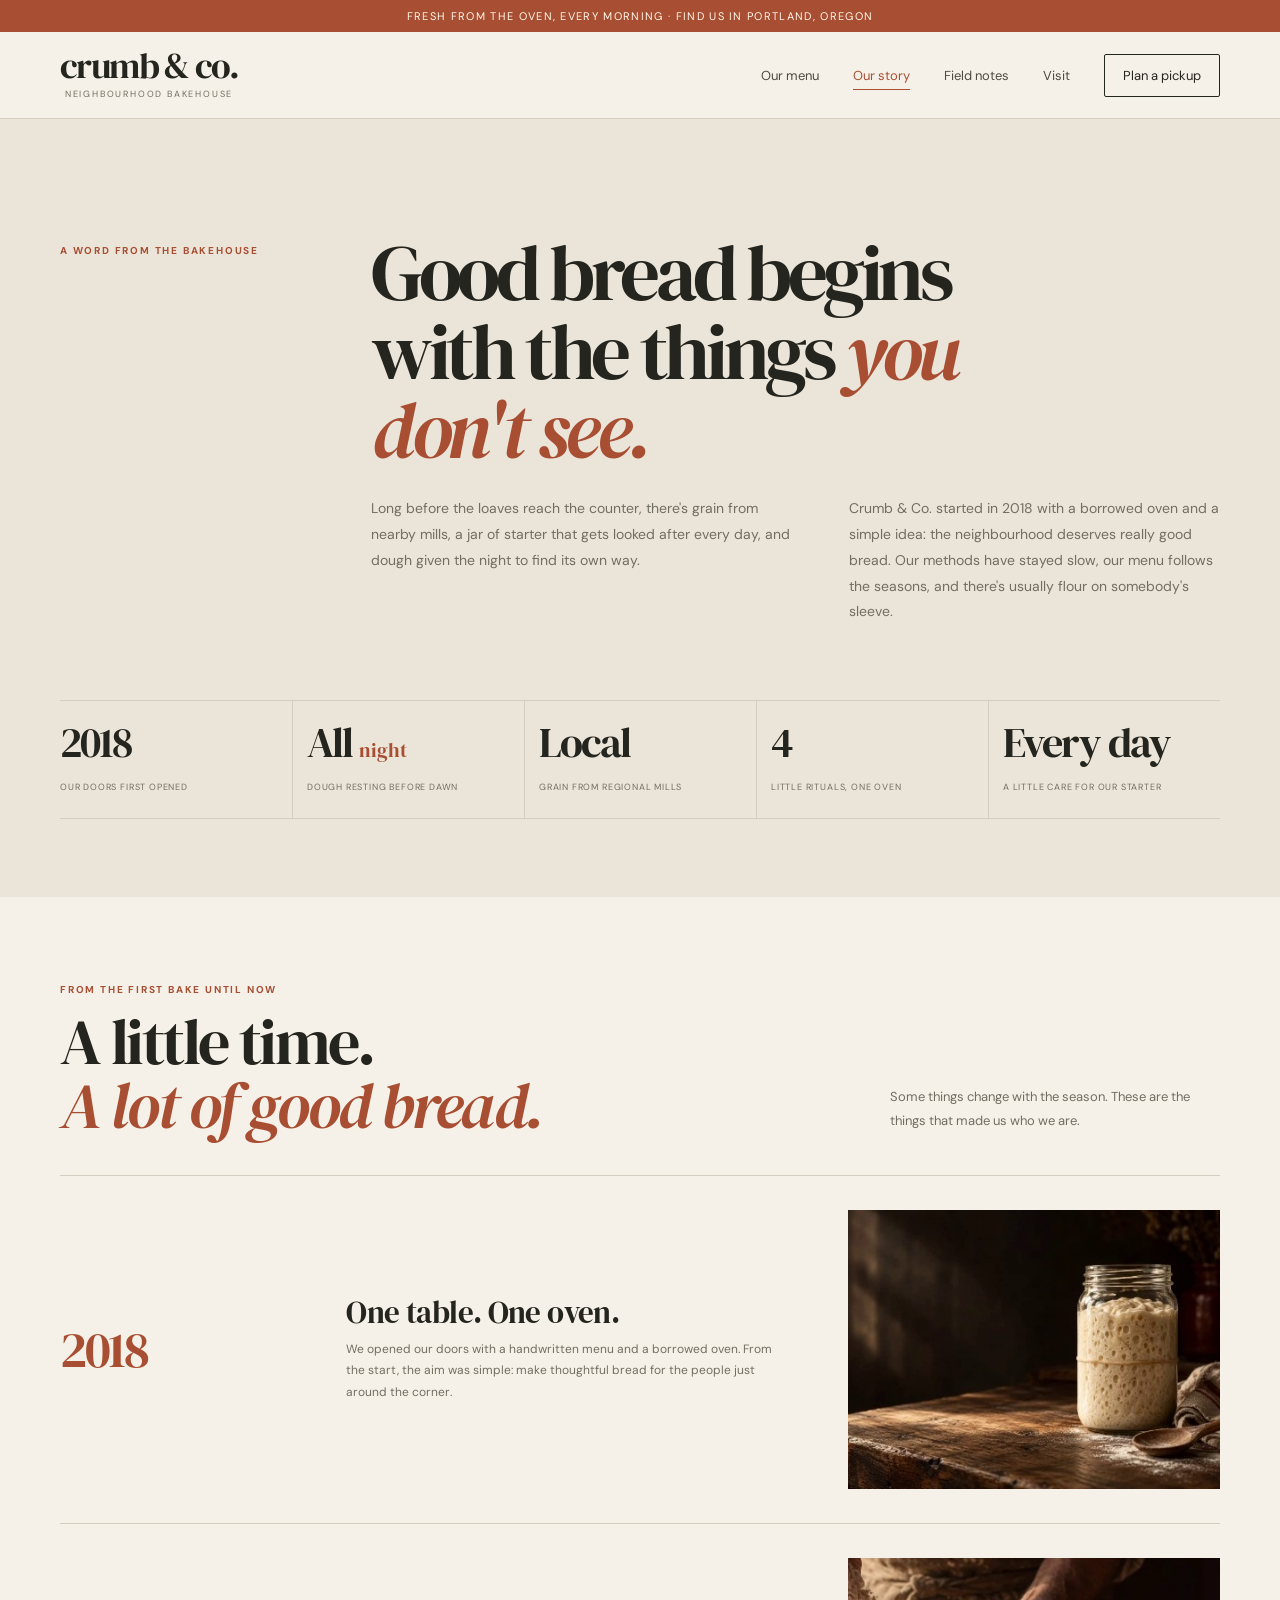
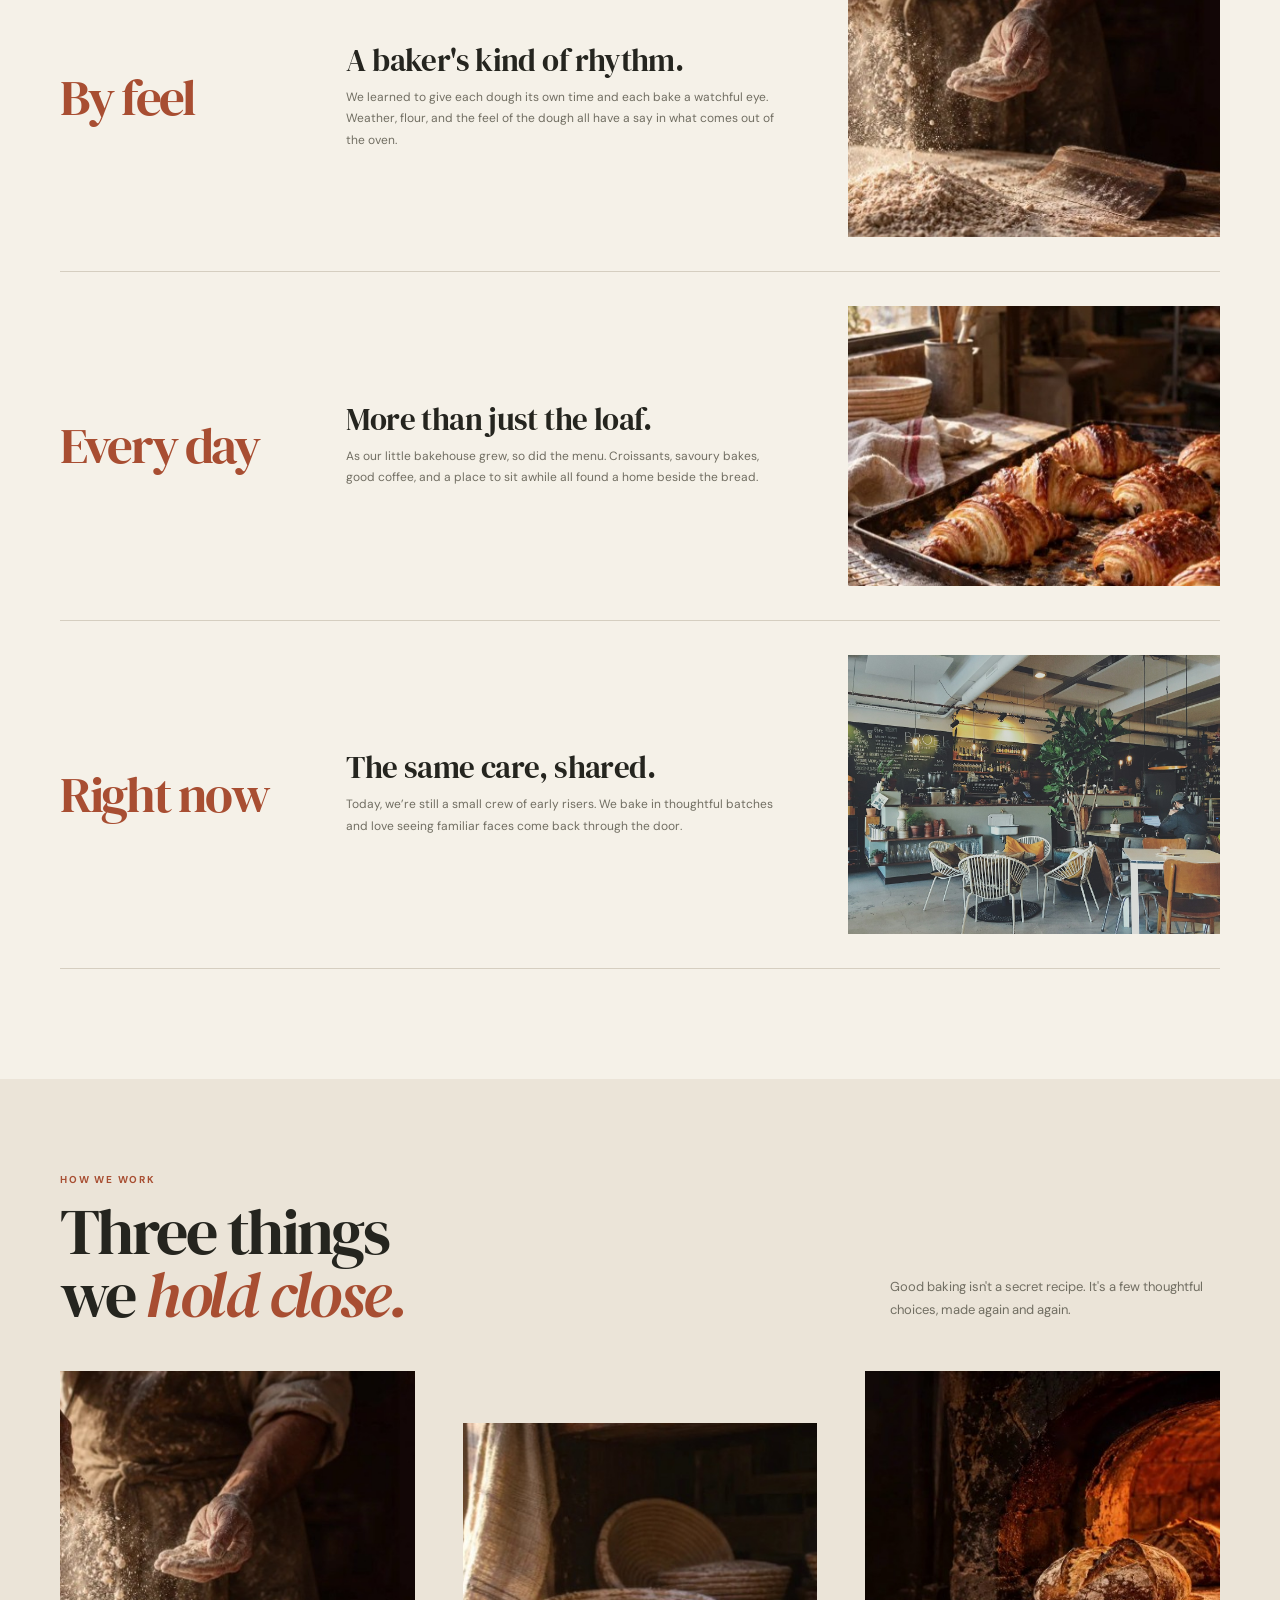
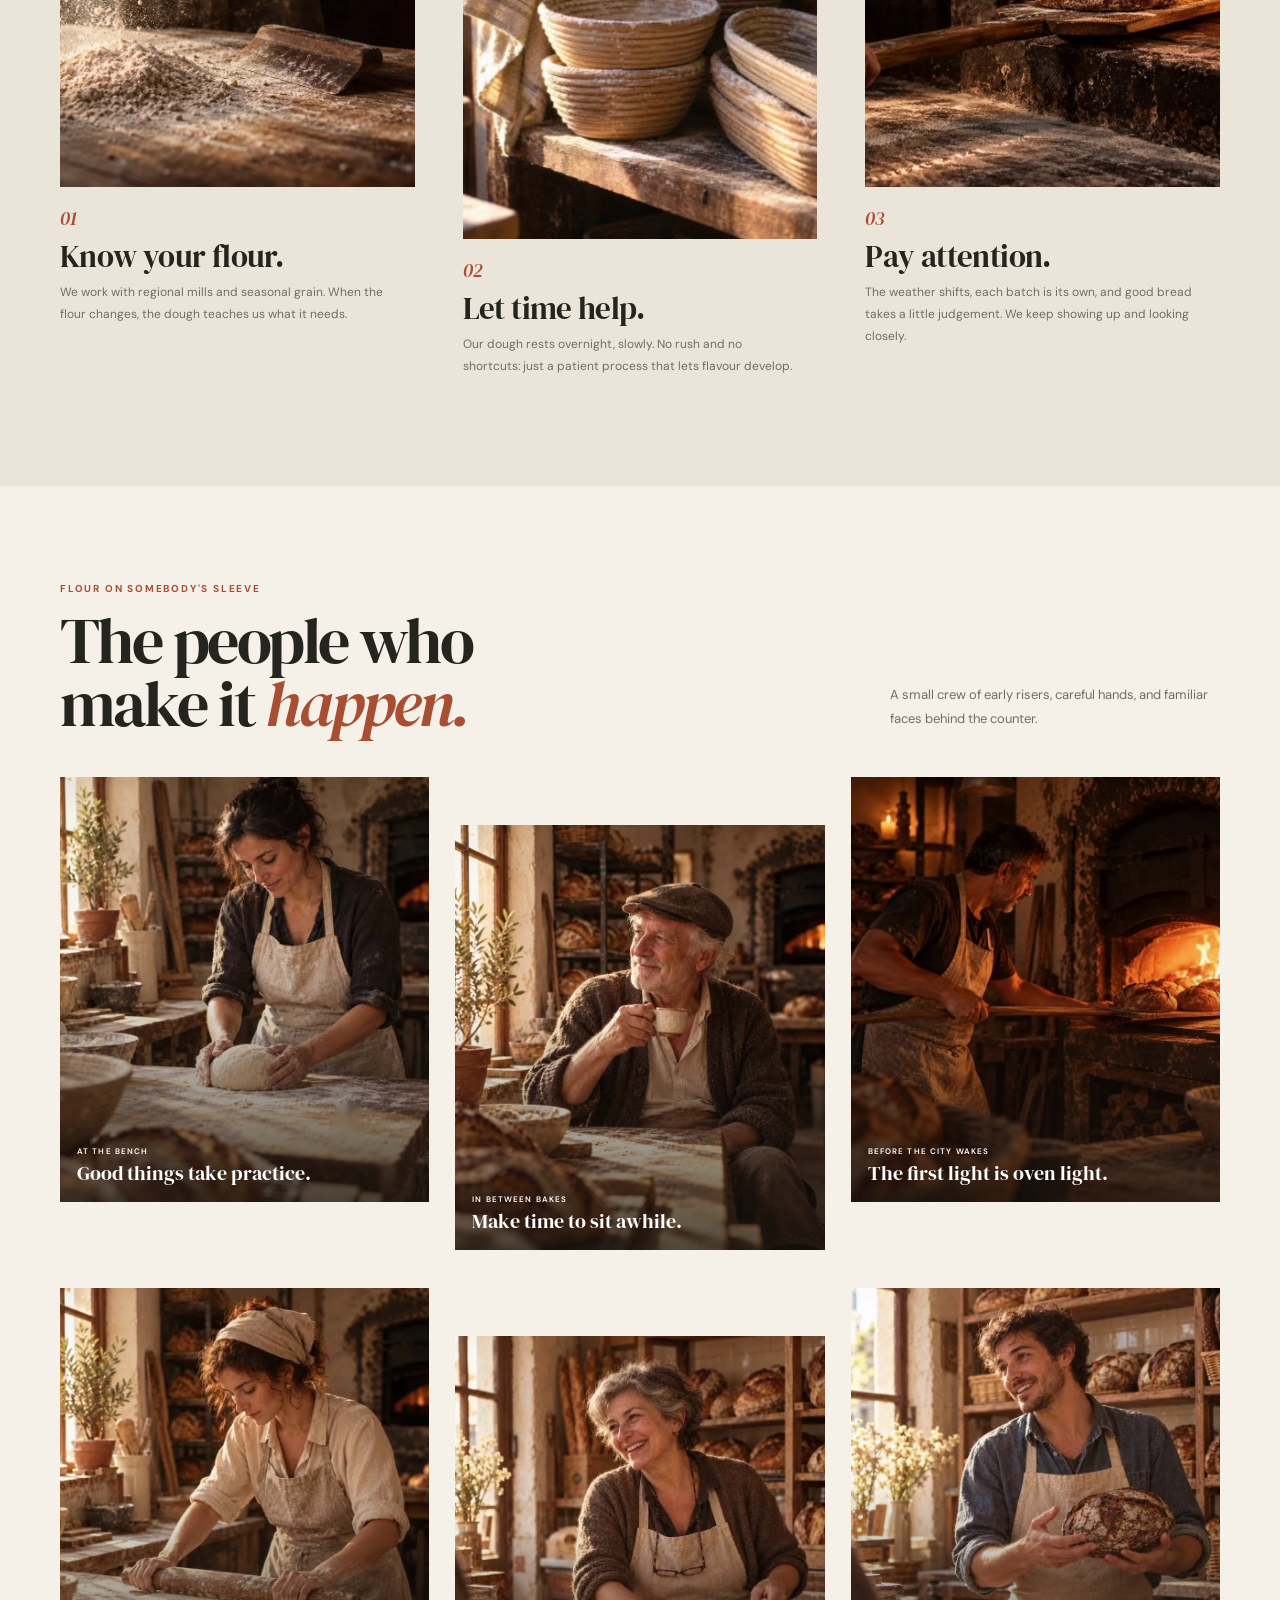
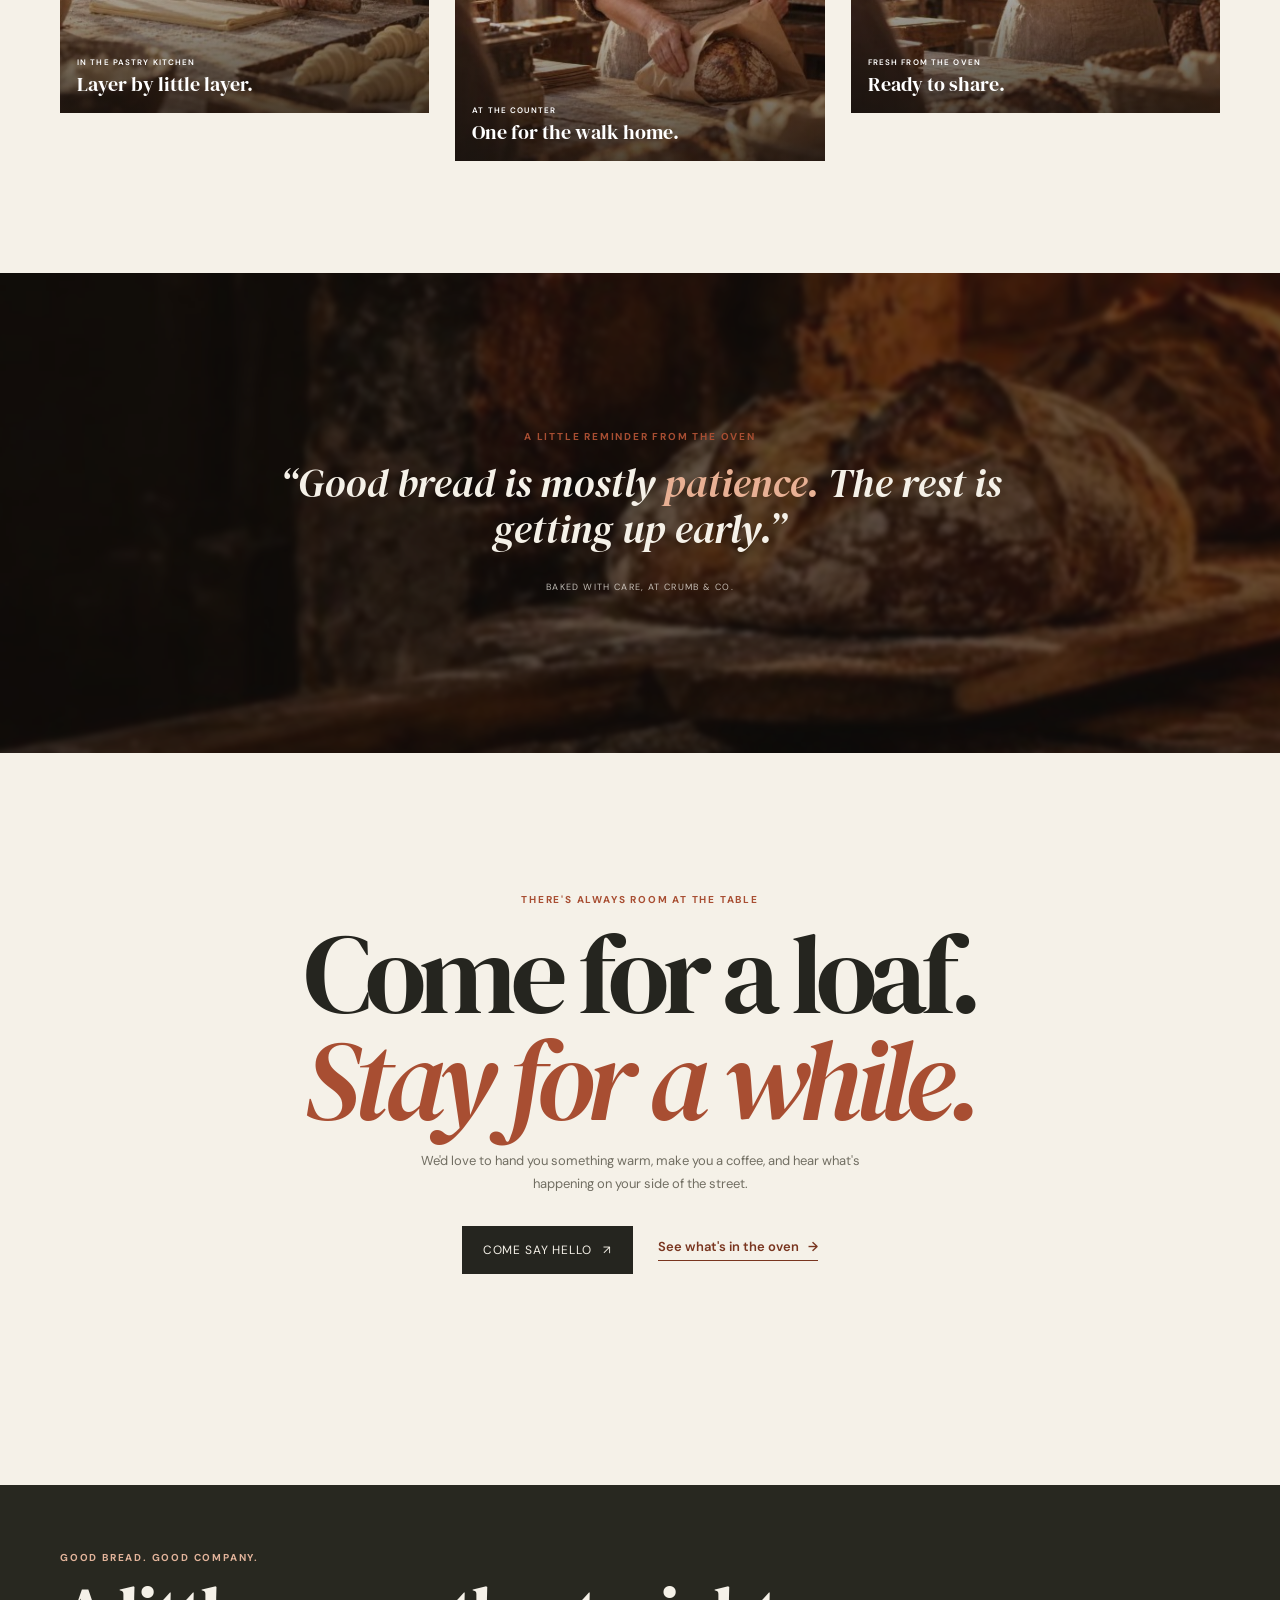
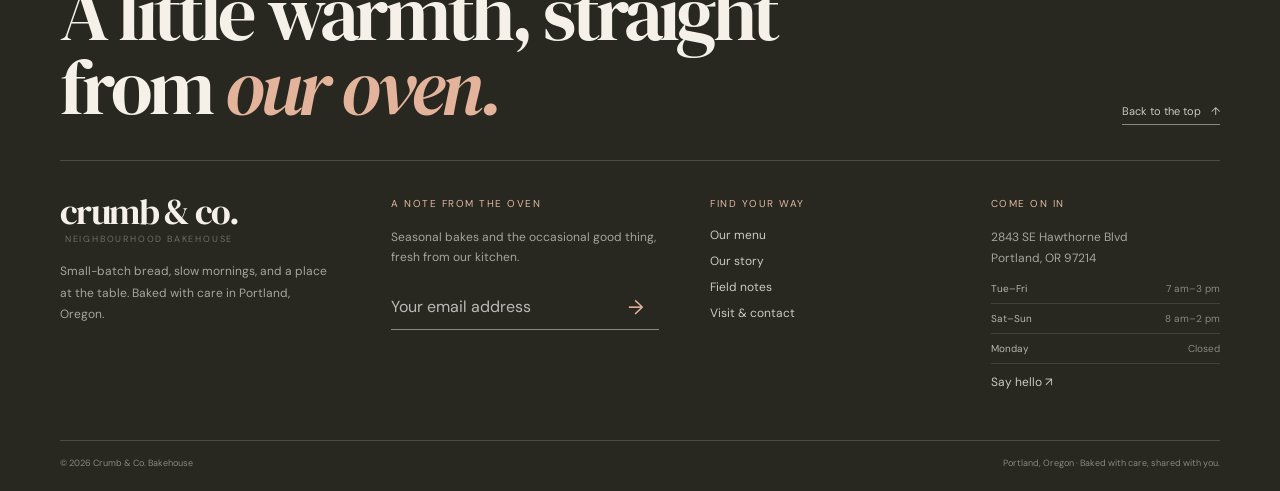
<file: story.html>
<!doctype html>
<html lang="en">
<head>
  <meta charset="utf-8">
  <meta name="viewport" content="width=device-width, initial-scale=1">
  <meta name="description" content="Meet the people, grain, and daily rituals behind Crumb & Co., Portland's neighbourhood bakehouse.">
  <title>Our Story — Crumb &amp; Co.</title>
  <link rel="stylesheet" href="styles.css">
  <script src="script.js" defer></script>
</head>
<body class="story-page">
  <div class="top-note">Fresh from the oven, every morning · Find us in Portland, Oregon</div>
  <header class="site-header">
    <div class="nav-wrap">
      <a class="wordmark" href="index.html">crumb &amp; co.<small>neighbourhood bakehouse</small></a>
      <button class="menu-toggle" aria-expanded="false" aria-controls="main-nav">Menu</button>
      <nav class="nav-links" id="main-nav" aria-label="Main navigation">
        <a href="menu.html">Our menu</a><a href="story.html" aria-current="page">Our story</a><a href="journal.html">Field notes</a><a href="contact.html">Visit</a><a class="nav-order" href="index.html#order">Plan a pickup</a>
      </nav>
    </div>
  </header>
  <main>
    <section class="story-intro">
      <div class="container">
        <div class="story-intro-grid">
          <p class="eyebrow story-intro-label">A word from the bakehouse</p>
          <h1>Good bread begins with the things <em>you don't see.</em></h1>
          <p>Long before the loaves reach the counter, there's grain from nearby mills, a jar of starter that gets looked after every day, and dough given the night to find its own way.</p>
          <p>Crumb &amp; Co. started in 2018 with a borrowed oven and a simple idea: the neighbourhood deserves really good bread. Our methods have stayed slow, our menu follows the seasons, and there's usually flour on somebody's sleeve.</p>
        </div>
        <div class="story-stats" aria-label="A few things about our bakehouse">
          <div class="story-stat"><strong>2018</strong><span>Our doors first opened</span></div>
          <div class="story-stat"><strong>All <small>night</small></strong><span>Dough resting before dawn</span></div>
          <div class="story-stat"><strong>Local</strong><span>Grain from regional mills</span></div>
          <div class="story-stat"><strong>4</strong><span>Little rituals, one oven</span></div>
          <div class="story-stat"><strong>Every day</strong><span>A little care for our starter</span></div>
        </div>
      </div>
    </section>

    <section class="story-timeline">
      <div class="container">
        <div class="story-section-heading">
          <div><p class="eyebrow">From the first bake until now</p><h2>A little time.<br><em>A lot of good bread.</em></h2></div>
          <p>Some things change with the season. These are the things that made us who we are.</p>
        </div>
        <article class="story-milestone">
          <span class="story-year">2018</span>
          <div class="story-milestone-copy"><h3>One table. One oven.</h3><p>We opened our doors with a handwritten menu and a borrowed oven. From the start, the aim was simple: make thoughtful bread for the people just around the corner.</p></div>
          <figure><img src="assets/story-reference-timeline-1987.jpg" alt="The sourdough starter resting in its jar on a wooden bakehouse bench" loading="lazy"></figure>
        </article>
        <article class="story-milestone">
          <span class="story-year">By feel</span>
          <div class="story-milestone-copy"><h3>A baker's kind of rhythm.</h3><p>We learned to give each dough its own time and each bake a watchful eye. Weather, flour, and the feel of the dough all have a say in what comes out of the oven.</p></div>
          <figure><img src="assets/story-reference-process-1.jpg" alt="A baker sifting flour across the wooden workbench" loading="lazy"></figure>
        </article>
        <article class="story-milestone">
          <span class="story-year">Every day</span>
          <div class="story-milestone-copy"><h3>More than just the loaf.</h3><p>As our little bakehouse grew, so did the menu. Croissants, savoury bakes, good coffee, and a place to sit awhile all found a home beside the bread.</p></div>
          <figure><img src="assets/story-reference-timeline-2011.jpg" alt="Freshly baked croissants cooling on a bakery tray" loading="lazy"></figure>
        </article>
        <article class="story-milestone">
          <span class="story-year">Right now</span>
          <div class="story-milestone-copy"><h3>The same care, shared.</h3><p>Today, we’re still a small crew of early risers. We bake in thoughtful batches and love seeing familiar faces come back through the door.</p></div>
          <figure><img src="assets/bakery-counter.jpg" alt="A welcoming neighbourhood cafe counter and seating area" loading="lazy"></figure>
        </article>
      </div>
    </section>

    <section class="story-principles">
      <div class="container">
        <div class="story-section-heading">
          <div><p class="eyebrow">How we work</p><h2>Three things<br>we <em>hold close.</em></h2></div>
          <p>Good baking isn't a secret recipe. It's a few thoughtful choices, made again and again.</p>
        </div>
        <div class="story-principles-grid">
          <article class="story-principle">
            <figure><img src="assets/story-reference-process-1.jpg" alt="Flour dusting a baker's workbench" loading="lazy"></figure>
            <span class="story-principle-number">01</span><h3>Know your flour.</h3>
            <p>We work with regional mills and seasonal grain. When the flour changes, the dough teaches us what it needs.</p>
          </article>
          <article class="story-principle">
            <figure><img src="assets/story-reference-process-2.jpg" alt="Proofing baskets waiting for their next batch of dough" loading="lazy"></figure>
            <span class="story-principle-number">02</span><h3>Let time help.</h3>
            <p>Our dough rests overnight, slowly. No rush and no shortcuts: just a patient process that lets flavour develop.</p>
          </article>
          <article class="story-principle">
            <figure><img src="assets/story-reference-process-3.jpg" alt="A loaf entering a hot bakery oven" loading="lazy"></figure>
            <span class="story-principle-number">03</span><h3>Pay attention.</h3>
            <p>The weather shifts, each batch is its own, and good bread takes a little judgement. We keep showing up and looking closely.</p>
          </article>
        </div>
      </div>
    </section>

    <section class="story-people">
      <div class="container">
        <div class="story-section-heading">
          <div><p class="eyebrow">Flour on somebody's sleeve</p><h2>The people who<br>make it <em>happen.</em></h2></div>
          <p>A small crew of early risers, careful hands, and familiar faces behind the counter.</p>
        </div>
        <div class="story-people-grid">
          <figure class="story-team-card"><img src="assets/story-reference-baker-lucia.jpg" alt="A baker shaping bread by hand" loading="lazy"><figcaption><span>At the bench</span><strong>Good things take practice.</strong></figcaption></figure>
          <figure class="story-team-card"><img src="assets/story-reference-baker-michel.jpg" alt="A member of the bakery crew taking a coffee break" loading="lazy"><figcaption><span>In between bakes</span><strong>Make time to sit awhile.</strong></figcaption></figure>
          <figure class="story-team-card"><img src="assets/story-reference-baker-samir.jpg" alt="A baker tending the oven during an early shift" loading="lazy"><figcaption><span>Before the city wakes</span><strong>The first light is oven light.</strong></figcaption></figure>
          <figure class="story-team-card"><img src="assets/story-reference-baker-rocio.jpg" alt="A baker preparing pastries at the workbench" loading="lazy"><figcaption><span>In the pastry kitchen</span><strong>Layer by little layer.</strong></figcaption></figure>
          <figure class="story-team-card"><img src="assets/story-reference-baker-pilar.jpg" alt="A bakery crew member wrapping a fresh loaf" loading="lazy"><figcaption><span>At the counter</span><strong>One for the walk home.</strong></figcaption></figure>
          <figure class="story-team-card"><img src="assets/story-reference-baker-andres.jpg" alt="A baker holding a loaf fresh from the oven" loading="lazy"><figcaption><span>Fresh from the oven</span><strong>Ready to share.</strong></figcaption></figure>
        </div>
      </div>
    </section>

    <section class="story-quote">
      <img class="story-quote-background" src="assets/story-reference-process-3.jpg" alt="" aria-hidden="true">
      <div class="story-quote-shade"></div>
      <div class="container story-quote-content">
        <p class="eyebrow">A little reminder from the oven</p>
        <blockquote>“Good bread is mostly <em>patience.</em> The rest is getting up early.”</blockquote>
        <span class="story-quote-credit">Baked with care, at Crumb &amp; Co.</span>
      </div>
    </section>

    <section class="story-invitation">
      <div class="container">
        <p class="eyebrow">There's always room at the table</p>
        <h2>Come for a loaf.<br><em>Stay for a while.</em></h2>
        <p>We'd love to hand you something warm, make you a coffee, and hear what's happening on your side of the street.</p>
        <div class="story-invitation-actions"><a class="button" href="contact.html">Come say hello <span>↗</span></a><a class="text-link" href="menu.html">See what's in the oven <span>→</span></a></div>
      </div>
    </section>
  </main>
  <footer class="site-footer" data-footer-reveal>
    <div class="container">
      <div class="footer-masthead">
        <div><p class="eyebrow">Good bread. Good company.</p><p class="footer-display">A little warmth, straight from <em>our oven.</em></p></div>
        <a class="footer-top-link" href="#">Back to the top <span aria-hidden="true">↑</span></a>
      </div>
      <div class="footer-grid">
        <div class="footer-brand"><a class="wordmark" href="index.html">crumb &amp; co.<small>neighbourhood bakehouse</small></a><p>Small-batch bread, slow mornings, and a place at the table. Baked with care in Portland, Oregon.</p></div>
        <section class="footer-signup" aria-labelledby="footer-signup-story"><h3 id="footer-signup-story">A note from the oven</h3><p>Seasonal bakes and the occasional good thing, fresh from our kitchen.</p><form class="subscribe"><label class="footer-field-label" for="footer-email-story">Email address</label><input id="footer-email-story" type="email" placeholder="Your email address" required><button type="submit" aria-label="Subscribe">→</button></form><p class="form-note" aria-live="polite"></p></section>
        <div class="footer-column"><h3>Find your way</h3><a href="menu.html">Our menu</a><a href="story.html" aria-current="page">Our story</a><a href="journal.html">Field notes</a><a href="contact.html">Visit &amp; contact</a></div>
        <div class="footer-column"><h3>Come on in</h3><p>2843 SE Hawthorne Blvd<br>Portland, OR 97214</p><ul class="footer-hours"><li><span>Tue–Fri</span><span>7 am–3 pm</span></li><li><span>Sat–Sun</span><span>8 am–2 pm</span></li><li><span>Monday</span><span>Closed</span></li></ul><a href="mailto:hello@crumbandco.example">Say hello ↗</a></div>
      </div>
      <div class="footer-bottom"><span>© <span data-year></span> Crumb &amp; Co. Bakehouse</span><span>Portland, Oregon · Baked with care, shared with you.</span></div>
    </div>
  </footer>
</body>
</html>
</file>
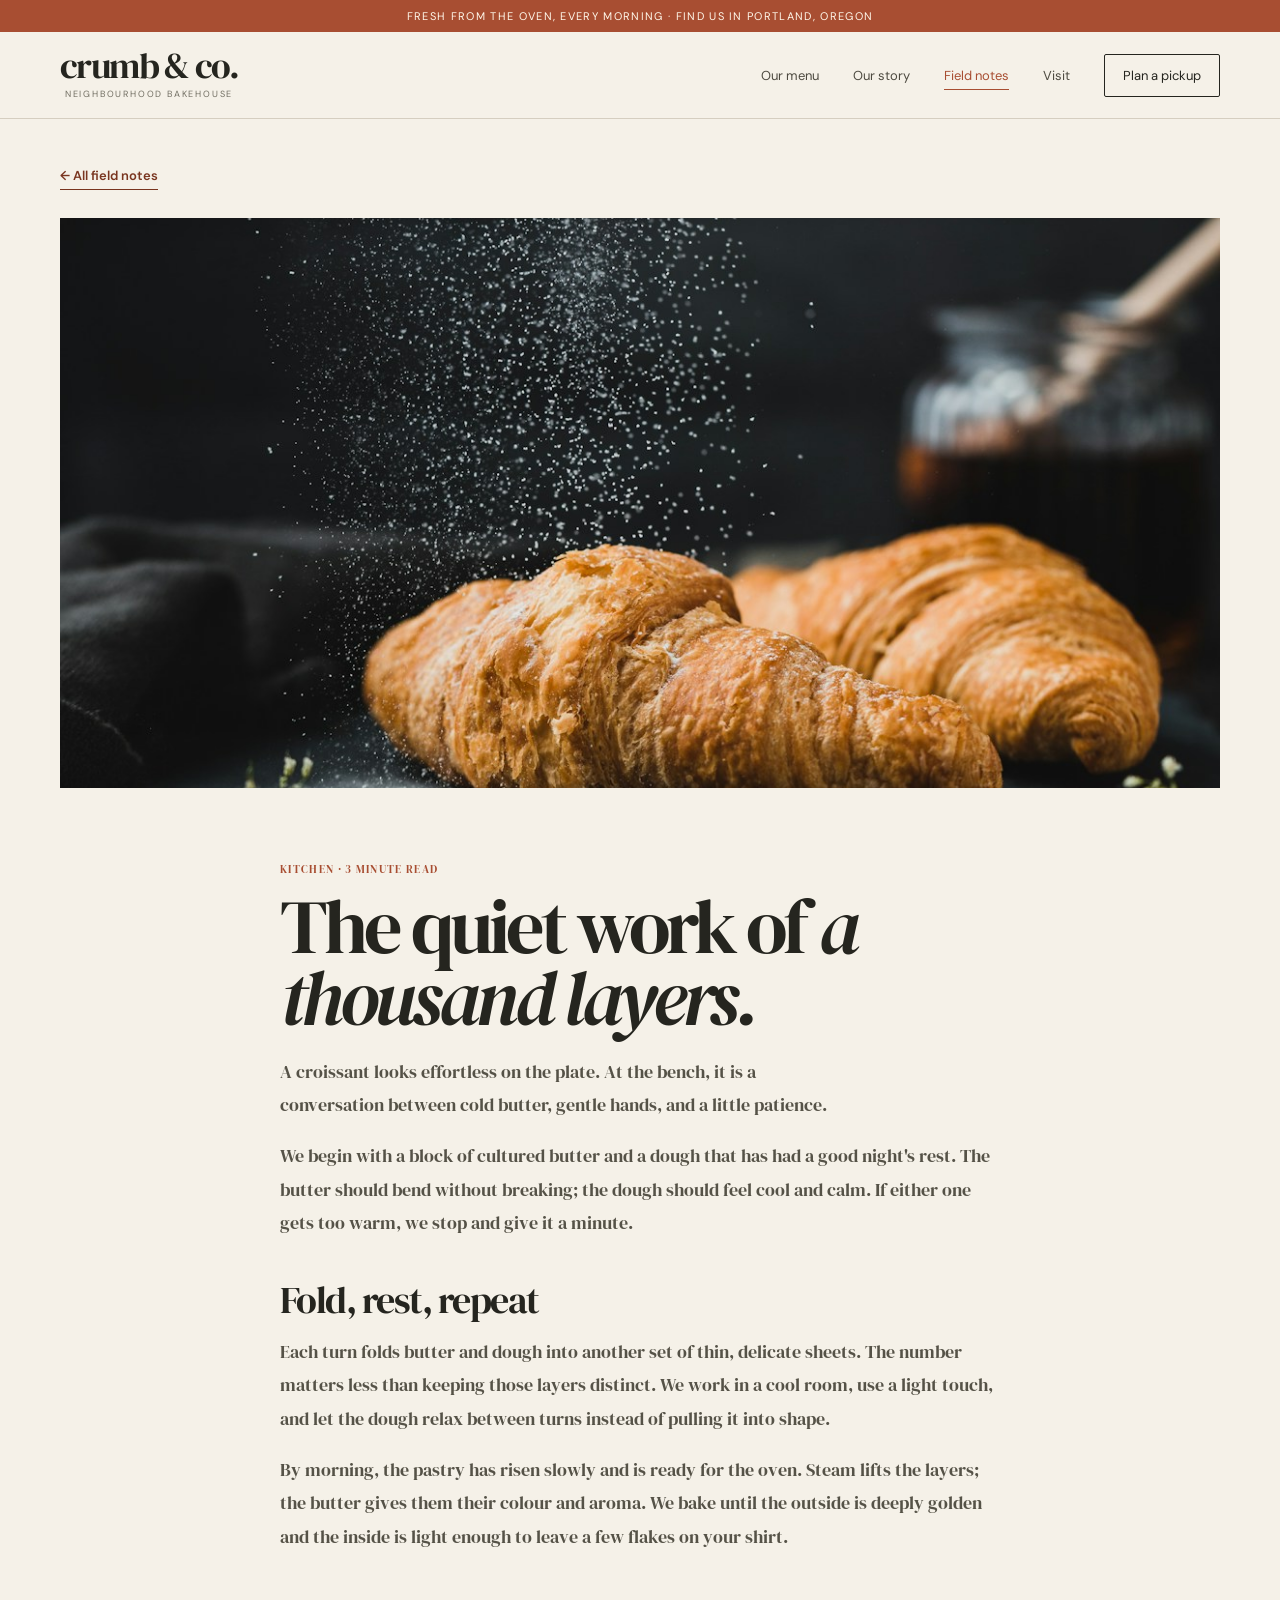
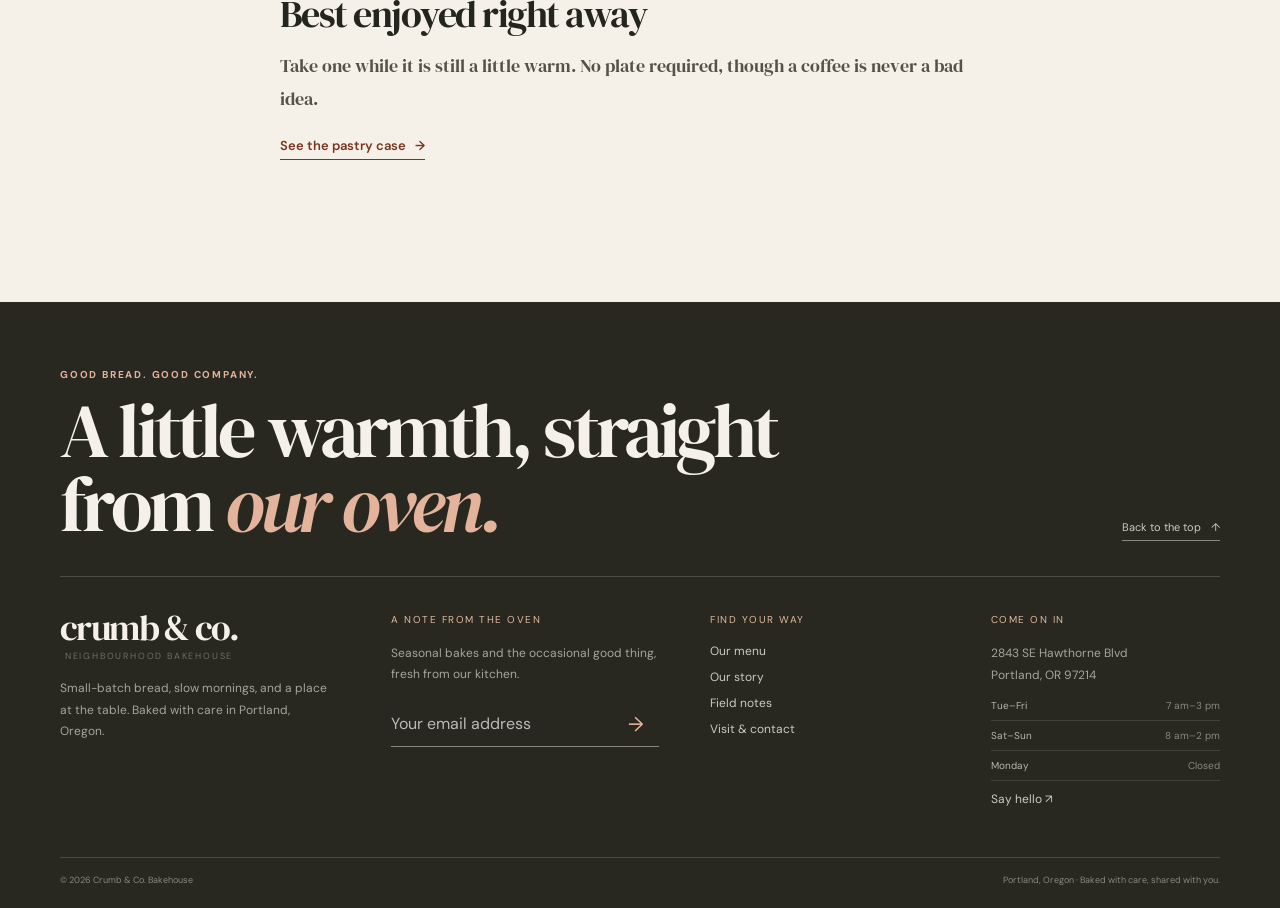
<file: notes/butter-and-layers.html>
<!doctype html>
<html lang="en">
<head><meta charset="utf-8"><meta name="viewport" content="width=device-width, initial-scale=1"><meta name="description" content="A behind-the-scenes look at the care behind our handmade croissants."><title>The Quiet Work of a Thousand Layers — Crumb & Co.</title><link rel="stylesheet" href="../styles.css"><script src="../script.js" defer></script></head>
<body>
  <div class="top-note">Fresh from the oven, every morning · Find us in Portland, Oregon</div>
  <header class="site-header"><div class="nav-wrap"><a class="wordmark" href="../index.html">crumb &amp; co.<small>neighbourhood bakehouse</small></a><button class="menu-toggle" aria-expanded="false" aria-controls="main-nav">Menu</button><nav class="nav-links" id="main-nav" aria-label="Main navigation"><a href="../menu.html">Our menu</a><a href="../story.html">Our story</a><a href="../journal.html" aria-current="page">Field notes</a><a href="../contact.html">Visit</a><a class="nav-order" href="../index.html#order">Plan a pickup</a></nav></div></header>
  <main>
    <div class="container" style="padding-top:45px"><a class="text-link" href="../journal.html">← All field notes</a></div>
    <div class="container" style="padding-top:28px"><div class="article-cover"><img src="../assets/croissants.jpg" alt="Golden handmade croissants fresh from the oven"></div></div>
    <article class="article-content"><p class="article-meta">Kitchen · 3 minute read</p><h1>The quiet work of <em>a thousand layers.</em></h1>
      <p class="lede">A croissant looks effortless on the plate. At the bench, it is a conversation between cold butter, gentle hands, and a little patience.</p>
      <p>We begin with a block of cultured butter and a dough that has had a good night's rest. The butter should bend without breaking; the dough should feel cool and calm. If either one gets too warm, we stop and give it a minute.</p>
      <h2>Fold, rest, repeat</h2><p>Each turn folds butter and dough into another set of thin, delicate sheets. The number matters less than keeping those layers distinct. We work in a cool room, use a light touch, and let the dough relax between turns instead of pulling it into shape.</p>
      <p>By morning, the pastry has risen slowly and is ready for the oven. Steam lifts the layers; the butter gives them their colour and aroma. We bake until the outside is deeply golden and the inside is light enough to leave a few flakes on your shirt.</p>
      <h2>Best enjoyed right away</h2><p>Take one while it is still a little warm. No plate required, though a coffee is never a bad idea.</p>
      <a class="text-link" href="../menu.html#pastry">See the pastry case <span>→</span></a>
    </article>
  </main>
  <footer class="site-footer" data-footer-reveal><div class="container">
    <div class="footer-masthead"><div><p class="eyebrow">Good bread. Good company.</p><p class="footer-display">A little warmth, straight from <em>our oven.</em></p></div><a class="footer-top-link" href="#">Back to the top <span aria-hidden="true">↑</span></a></div>
    <div class="footer-grid">
      <div class="footer-brand"><a class="wordmark" href="../index.html">crumb &amp; co.<small>neighbourhood bakehouse</small></a><p>Small-batch bread, slow mornings, and a place at the table. Baked with care in Portland, Oregon.</p></div>
      <section class="footer-signup" aria-labelledby="footer-signup-layers"><h3 id="footer-signup-layers">A note from the oven</h3><p>Seasonal bakes and the occasional good thing, fresh from our kitchen.</p><form class="subscribe"><label class="footer-field-label" for="footer-email-layers">Email address</label><input id="footer-email-layers" type="email" placeholder="Your email address" required><button type="submit" aria-label="Subscribe">→</button></form><p class="form-note" aria-live="polite"></p></section>
      <div class="footer-column"><h3>Find your way</h3><a href="../menu.html">Our menu</a><a href="../story.html">Our story</a><a href="../journal.html">Field notes</a><a href="../contact.html">Visit &amp; contact</a></div>
      <div class="footer-column"><h3>Come on in</h3><p>2843 SE Hawthorne Blvd<br>Portland, OR 97214</p><ul class="footer-hours"><li><span>Tue–Fri</span><span>7 am–3 pm</span></li><li><span>Sat–Sun</span><span>8 am–2 pm</span></li><li><span>Monday</span><span>Closed</span></li></ul><a href="mailto:hello@crumbandco.example">Say hello ↗</a></div>
    </div>
    <div class="footer-bottom"><span>© <span data-year></span> Crumb &amp; Co. Bakehouse</span><span>Portland, Oregon · Baked with care, shared with you.</span></div>
  </div></footer>
</body></html>
</file>
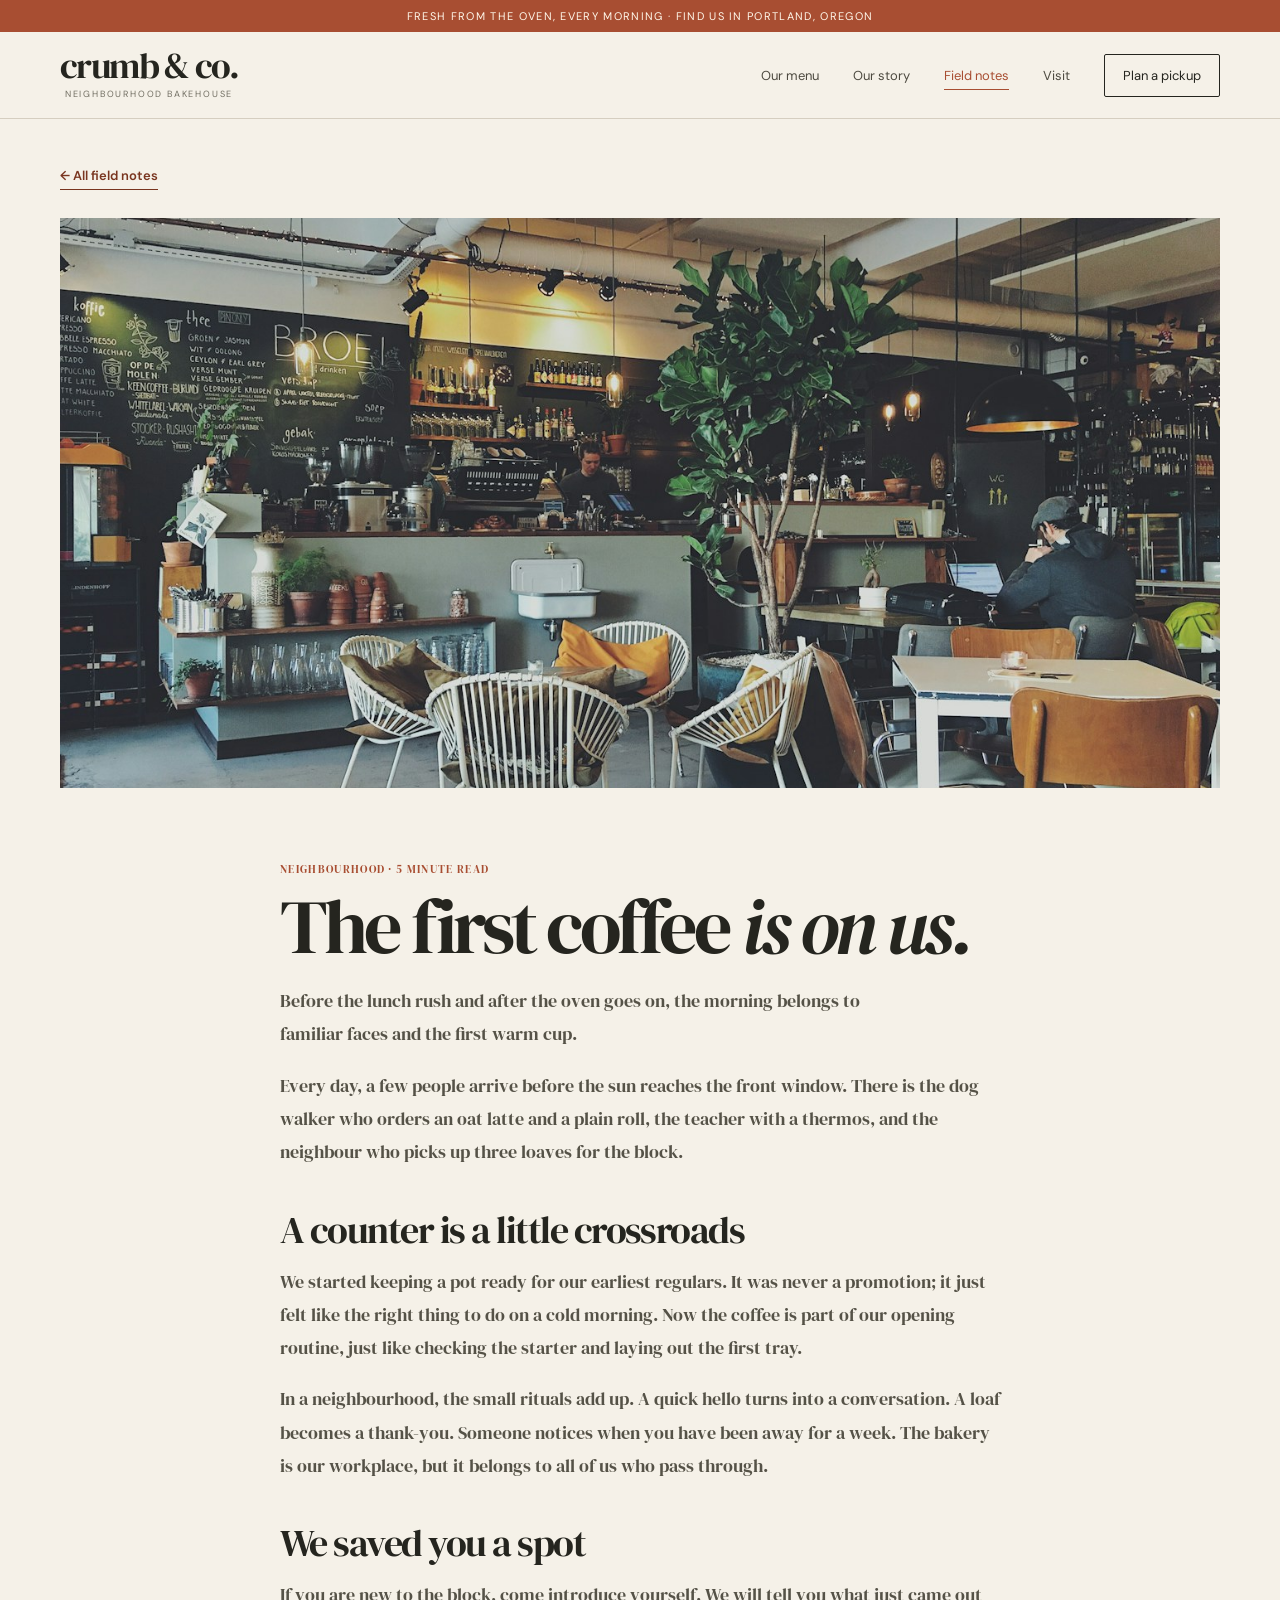
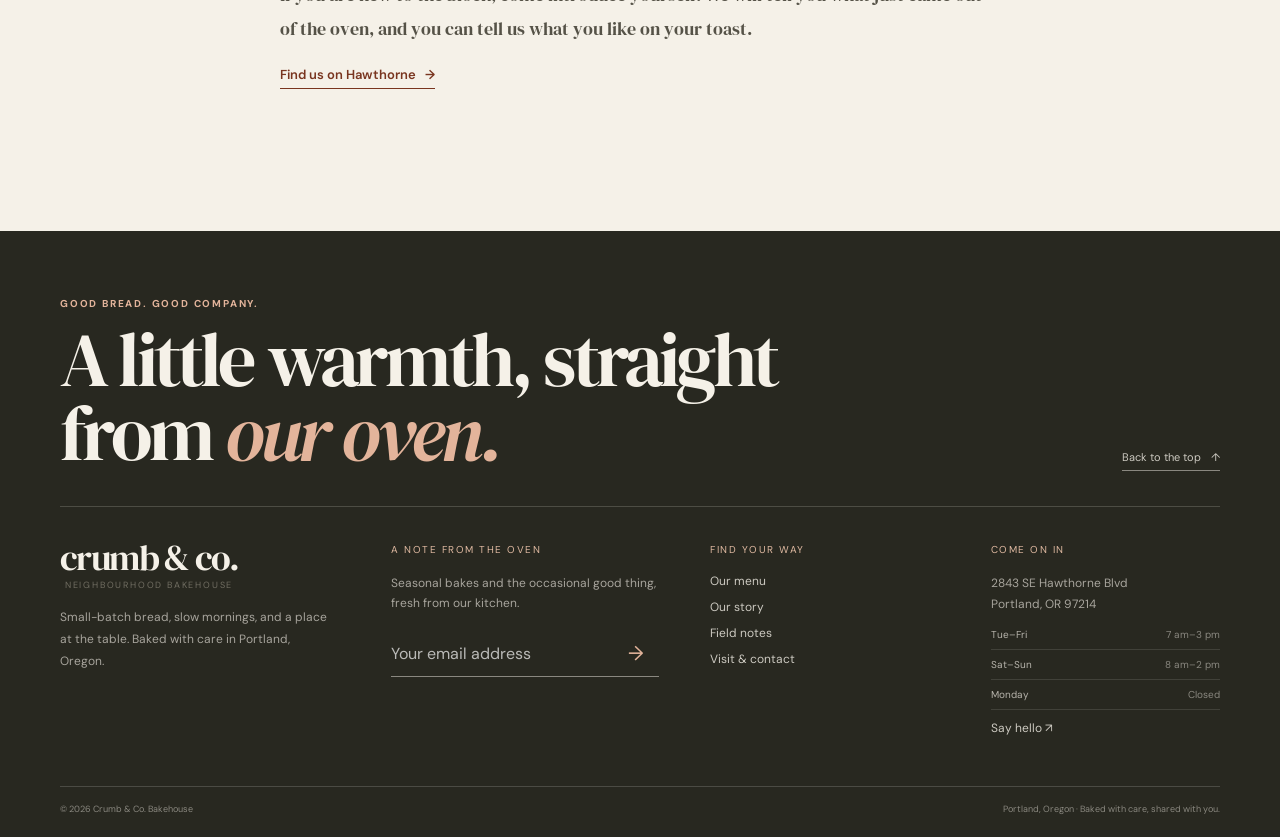
<file: notes/first-coffee.html>
<!doctype html>
<html lang="en">
<head><meta charset="utf-8"><meta name="viewport" content="width=device-width, initial-scale=1"><meta name="description" content="The neighbours who make early mornings at our bakery feel like a community ritual."><title>The First Coffee Is on Us — Crumb & Co.</title><link rel="stylesheet" href="../styles.css"><script src="../script.js" defer></script></head>
<body>
  <div class="top-note">Fresh from the oven, every morning · Find us in Portland, Oregon</div>
  <header class="site-header"><div class="nav-wrap"><a class="wordmark" href="../index.html">crumb &amp; co.<small>neighbourhood bakehouse</small></a><button class="menu-toggle" aria-expanded="false" aria-controls="main-nav">Menu</button><nav class="nav-links" id="main-nav" aria-label="Main navigation"><a href="../menu.html">Our menu</a><a href="../story.html">Our story</a><a href="../journal.html" aria-current="page">Field notes</a><a href="../contact.html">Visit</a><a class="nav-order" href="../index.html#order">Plan a pickup</a></nav></div></header>
  <main>
    <div class="container" style="padding-top:45px"><a class="text-link" href="../journal.html">← All field notes</a></div>
    <div class="container" style="padding-top:28px"><div class="article-cover"><img src="../assets/bakery-counter.jpg" alt="Cafe counter and seating before the morning crowd arrives"></div></div>
    <article class="article-content"><p class="article-meta">Neighbourhood · 5 minute read</p><h1>The first coffee <em>is on us.</em></h1>
      <p class="lede">Before the lunch rush and after the oven goes on, the morning belongs to familiar faces and the first warm cup.</p>
      <p>Every day, a few people arrive before the sun reaches the front window. There is the dog walker who orders an oat latte and a plain roll, the teacher with a thermos, and the neighbour who picks up three loaves for the block.</p>
      <h2>A counter is a little crossroads</h2><p>We started keeping a pot ready for our earliest regulars. It was never a promotion; it just felt like the right thing to do on a cold morning. Now the coffee is part of our opening routine, just like checking the starter and laying out the first tray.</p>
      <p>In a neighbourhood, the small rituals add up. A quick hello turns into a conversation. A loaf becomes a thank-you. Someone notices when you have been away for a week. The bakery is our workplace, but it belongs to all of us who pass through.</p>
      <h2>We saved you a spot</h2><p>If you are new to the block, come introduce yourself. We will tell you what just came out of the oven, and you can tell us what you like on your toast.</p>
      <a class="text-link" href="../contact.html">Find us on Hawthorne <span>→</span></a>
    </article>
  </main>
  <footer class="site-footer" data-footer-reveal><div class="container">
    <div class="footer-masthead"><div><p class="eyebrow">Good bread. Good company.</p><p class="footer-display">A little warmth, straight from <em>our oven.</em></p></div><a class="footer-top-link" href="#">Back to the top <span aria-hidden="true">↑</span></a></div>
    <div class="footer-grid">
      <div class="footer-brand"><a class="wordmark" href="../index.html">crumb &amp; co.<small>neighbourhood bakehouse</small></a><p>Small-batch bread, slow mornings, and a place at the table. Baked with care in Portland, Oregon.</p></div>
      <section class="footer-signup" aria-labelledby="footer-signup-coffee"><h3 id="footer-signup-coffee">A note from the oven</h3><p>Seasonal bakes and the occasional good thing, fresh from our kitchen.</p><form class="subscribe"><label class="footer-field-label" for="footer-email-coffee">Email address</label><input id="footer-email-coffee" type="email" placeholder="Your email address" required><button type="submit" aria-label="Subscribe">→</button></form><p class="form-note" aria-live="polite"></p></section>
      <div class="footer-column"><h3>Find your way</h3><a href="../menu.html">Our menu</a><a href="../story.html">Our story</a><a href="../journal.html">Field notes</a><a href="../contact.html">Visit &amp; contact</a></div>
      <div class="footer-column"><h3>Come on in</h3><p>2843 SE Hawthorne Blvd<br>Portland, OR 97214</p><ul class="footer-hours"><li><span>Tue–Fri</span><span>7 am–3 pm</span></li><li><span>Sat–Sun</span><span>8 am–2 pm</span></li><li><span>Monday</span><span>Closed</span></li></ul><a href="mailto:hello@crumbandco.example">Say hello ↗</a></div>
    </div>
    <div class="footer-bottom"><span>© <span data-year></span> Crumb &amp; Co. Bakehouse</span><span>Portland, Oregon · Baked with care, shared with you.</span></div>
  </div></footer>
</body></html>
</file>
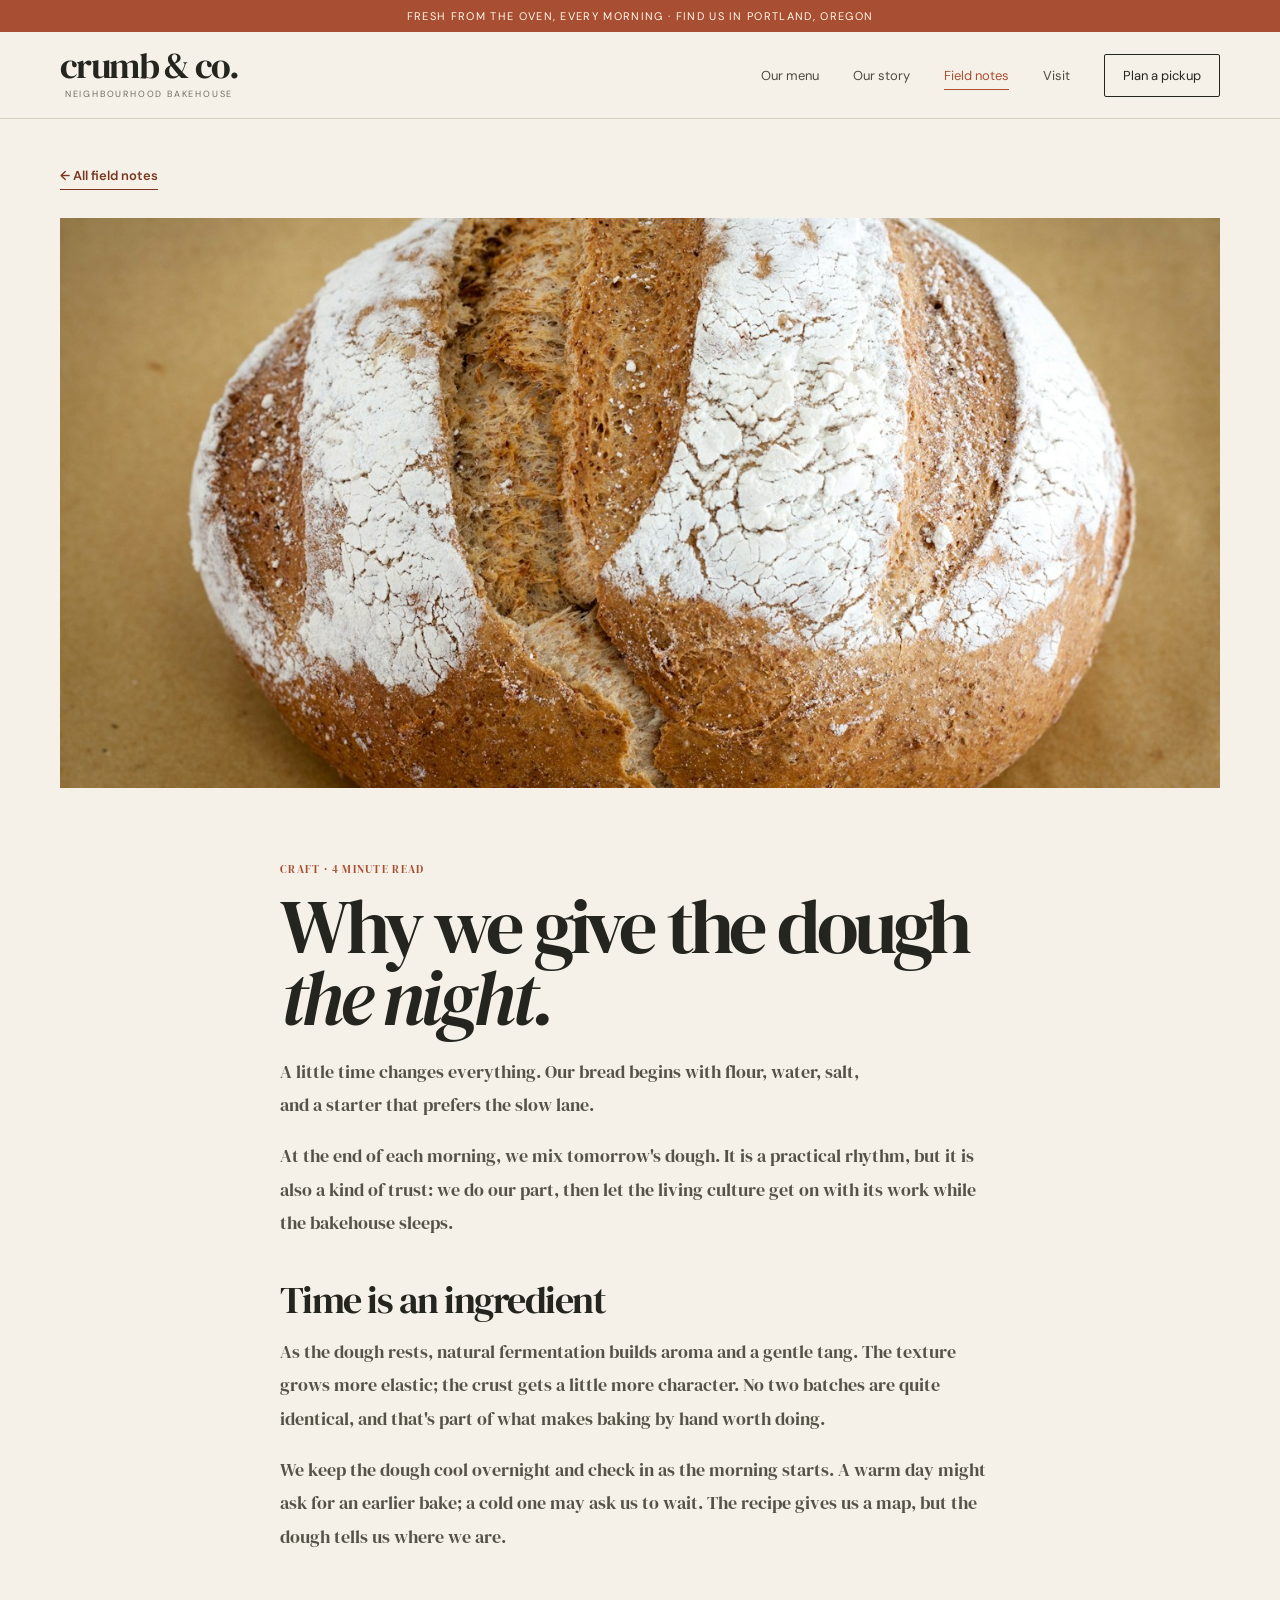
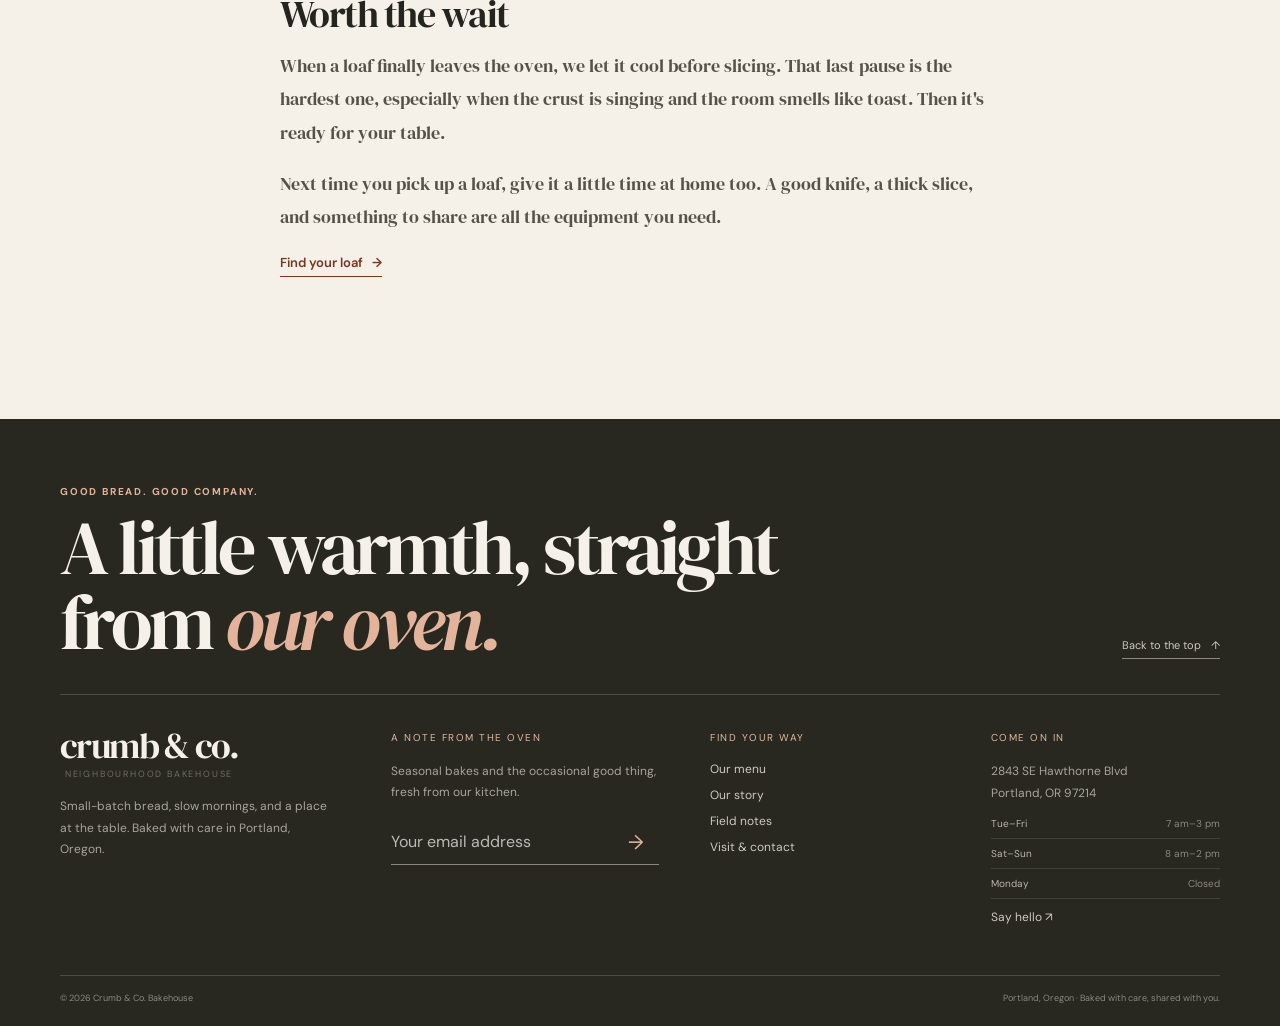
<file: notes/slow-fermentation.html>
<!doctype html>
<html lang="en">
<head><meta charset="utf-8"><meta name="viewport" content="width=device-width, initial-scale=1"><meta name="description" content="A short note on sourdough, time, and the flavours that develop overnight."><title>Why We Give the Dough the Night — Crumb & Co.</title><link rel="stylesheet" href="../styles.css"><script src="../script.js" defer></script></head>
<body>
  <div class="top-note">Fresh from the oven, every morning · Find us in Portland, Oregon</div>
  <header class="site-header"><div class="nav-wrap"><a class="wordmark" href="../index.html">crumb &amp; co.<small>neighbourhood bakehouse</small></a><button class="menu-toggle" aria-expanded="false" aria-controls="main-nav">Menu</button><nav class="nav-links" id="main-nav" aria-label="Main navigation"><a href="../menu.html">Our menu</a><a href="../story.html">Our story</a><a href="../journal.html" aria-current="page">Field notes</a><a href="../contact.html">Visit</a><a class="nav-order" href="../index.html#order">Plan a pickup</a></nav></div></header>
  <main>
    <div class="container" style="padding-top:45px"><a class="text-link" href="../journal.html">← All field notes</a></div>
    <div class="container" style="padding-top:28px"><div class="article-cover"><img src="../assets/baker-hands.jpg" alt="A flour-dusted sourdough loaf"></div></div>
    <article class="article-content"><p class="article-meta">Craft · 4 minute read</p><h1>Why we give the dough <em>the night.</em></h1>
      <p class="lede">A little time changes everything. Our bread begins with flour, water, salt, and a starter that prefers the slow lane.</p>
      <p>At the end of each morning, we mix tomorrow's dough. It is a practical rhythm, but it is also a kind of trust: we do our part, then let the living culture get on with its work while the bakehouse sleeps.</p>
      <h2>Time is an ingredient</h2><p>As the dough rests, natural fermentation builds aroma and a gentle tang. The texture grows more elastic; the crust gets a little more character. No two batches are quite identical, and that's part of what makes baking by hand worth doing.</p>
      <p>We keep the dough cool overnight and check in as the morning starts. A warm day might ask for an earlier bake; a cold one may ask us to wait. The recipe gives us a map, but the dough tells us where we are.</p>
      <h2>Worth the wait</h2><p>When a loaf finally leaves the oven, we let it cool before slicing. That last pause is the hardest one, especially when the crust is singing and the room smells like toast. Then it's ready for your table.</p>
      <p>Next time you pick up a loaf, give it a little time at home too. A good knife, a thick slice, and something to share are all the equipment you need.</p>
      <a class="text-link" href="../menu.html">Find your loaf <span>→</span></a>
    </article>
  </main>
  <footer class="site-footer" data-footer-reveal><div class="container">
    <div class="footer-masthead"><div><p class="eyebrow">Good bread. Good company.</p><p class="footer-display">A little warmth, straight from <em>our oven.</em></p></div><a class="footer-top-link" href="#">Back to the top <span aria-hidden="true">↑</span></a></div>
    <div class="footer-grid">
      <div class="footer-brand"><a class="wordmark" href="../index.html">crumb &amp; co.<small>neighbourhood bakehouse</small></a><p>Small-batch bread, slow mornings, and a place at the table. Baked with care in Portland, Oregon.</p></div>
      <section class="footer-signup" aria-labelledby="footer-signup-slow"><h3 id="footer-signup-slow">A note from the oven</h3><p>Seasonal bakes and the occasional good thing, fresh from our kitchen.</p><form class="subscribe"><label class="footer-field-label" for="footer-email-slow">Email address</label><input id="footer-email-slow" type="email" placeholder="Your email address" required><button type="submit" aria-label="Subscribe">→</button></form><p class="form-note" aria-live="polite"></p></section>
      <div class="footer-column"><h3>Find your way</h3><a href="../menu.html">Our menu</a><a href="../story.html">Our story</a><a href="../journal.html">Field notes</a><a href="../contact.html">Visit &amp; contact</a></div>
      <div class="footer-column"><h3>Come on in</h3><p>2843 SE Hawthorne Blvd<br>Portland, OR 97214</p><ul class="footer-hours"><li><span>Tue–Fri</span><span>7 am–3 pm</span></li><li><span>Sat–Sun</span><span>8 am–2 pm</span></li><li><span>Monday</span><span>Closed</span></li></ul><a href="mailto:hello@crumbandco.example">Say hello ↗</a></div>
    </div>
    <div class="footer-bottom"><span>© <span data-year></span> Crumb &amp; Co. Bakehouse</span><span>Portland, Oregon · Baked with care, shared with you.</span></div>
  </div></footer>
</body></html>
</file>
<file: styles.css>
@import url('https://fonts.googleapis.com/css2?family=DM+Sans:wght@400;500;600;700&family=DM+Serif+Display:ital@0;1&display=swap');

:root {
  color-scheme: light;
  --paper: #f5f1e8;
  --paper-deep: #ebe4d8;
  --ink: #25251f;
  --muted: #716e62;
  --line: #d5cec0;
  --accent: #a84e32;
  --accent-dark: #79351f;
  --olive: #6f7254;
  --serif: 'DM Serif Display', Georgia, serif;
  --sans: 'DM Sans', Arial, sans-serif;
  --content: 1160px;
}
.nav-links a:not(.nav-order)::after {
  position: absolute;
  right: 0;
  bottom: 2px;
  left: 0;
  height: 1px;
  background: var(--accent);
  content: '';
  transform: scaleX(0);
  transform-origin: left;
  transition: transform .22s ease;
}
.nav-links a:not(.nav-order):hover::after, .nav-links a[aria-current="page"]::after { transform: scaleX(1); }

* { box-sizing: border-box; }
html { scroll-behavior: smooth; scroll-padding-top: 20px; }
body {
  margin: 0;
  background: var(--paper);
  color: var(--ink);
  font-family: var(--sans);
  -webkit-font-smoothing: antialiased;
}
img { display: block; width: 100%; object-fit: cover; }
a { color: inherit; }
button, input, textarea, select { font: inherit; }
button, a { -webkit-tap-highlight-color: transparent; }
::selection { color: var(--paper); background: var(--accent); }
button:focus-visible, a:focus-visible, input:focus-visible, textarea:focus-visible, select:focus-visible, summary:focus-visible {
  outline: 2px solid var(--accent);
  outline-offset: 4px;
}

.top-note {
  padding: 9px 20px;
  background: var(--accent);
  color: #fff8eb;
  text-align: center;
  font-size: 11px;
  letter-spacing: .12em;
  text-transform: uppercase;
}
.site-header {
  position: relative;
  z-index: 5;
  border-bottom: 1px solid var(--line);
  background: var(--paper);
}
.nav-wrap {
  width: min(var(--content), calc(100% - 64px));
  min-height: 86px;
  margin: auto;
  display: flex;
  align-items: center;
  justify-content: space-between;
  gap: 28px;
}
.wordmark {
  color: var(--ink);
  font: 36px/.85 var(--serif);
  letter-spacing: -.045em;
  text-decoration: none;
}
.wordmark small {
  display: block;
  margin-top: 8px;
  color: var(--muted);
  font: 9px/1 var(--sans);
  letter-spacing: .2em;
  text-align: center;
  text-transform: uppercase;
}
.nav-links { display: flex; align-items: center; gap: 34px; }
.nav-links a {
  position: relative;
  padding: 8px 0;
  color: #4d4a40;
  font-size: 13px;
  text-decoration: none;
  transition: color .18s ease;
}
.nav-links a:hover, .nav-links a[aria-current="page"] { color: var(--accent); }
.nav-links .nav-order {
  padding: 12px 18px;
  border: 1px solid var(--ink);
  border-radius: 2px;
  color: var(--ink);
}
.nav-links .nav-order:hover { background: var(--ink); color: var(--paper); }
.menu-toggle {
  display: none;
  border: 0;
  background: transparent;
  color: var(--ink);
  font-size: 14px;
  cursor: pointer;
}
.container { width: min(var(--content), calc(100% - 64px)); margin-inline: auto; }
.section { padding: 100px 0; }
.section-top {
  display: flex;
  align-items: end;
  justify-content: space-between;
  gap: 24px;
  margin-bottom: 38px;
}
.eyebrow {
  margin: 0 0 14px;
  color: var(--accent);
  font-size: 10px;
  font-weight: 700;
  letter-spacing: .18em;
  text-transform: uppercase;
}
h1, h2, h3, p { margin-top: 0; }
h1, h2, h3 { font-weight: 400; }
h1, .display {
  margin-bottom: 22px;
  font: clamp(52px, 8vw, 112px)/.93 var(--serif);
  letter-spacing: -.055em;
}
h2 { margin-bottom: 16px; font: clamp(38px, 5vw, 66px)/1 var(--serif); letter-spacing: -.04em; }
h3 { margin-bottom: 10px; font: 29px/1.1 var(--serif); letter-spacing: -.02em; }
.lede { max-width: 580px; color: var(--muted); font-size: 17px; line-height: 1.7; }
.text-link {
  display: inline-flex;
  align-items: center;
  gap: 9px;
  padding-bottom: 5px;
  border-bottom: 1px solid currentColor;
  color: var(--accent-dark);
  font-size: 13px;
  font-weight: 600;
  text-decoration: none;
}
.text-link:hover { color: var(--ink); }
.button {
  display: inline-flex;
  min-height: 48px;
  align-items: center;
  justify-content: center;
  gap: 12px;
  padding: 0 20px;
  border: 1px solid var(--ink);
  background: var(--ink);
  color: var(--paper);
  font-size: 12px;
  letter-spacing: .07em;
  text-decoration: none;
  text-transform: uppercase;
  transition: background .18s ease, color .18s ease;
}
.button span { display: inline-block; transition: transform .2s ease; }
.button:hover { background: transparent; color: var(--ink); }
.button:hover span { transform: translate(3px, -2px); }
.button-light { background: var(--paper); color: var(--ink); }
.button-light:hover { background: transparent; color: var(--paper); border-color: var(--paper); }

/* Home */
.hero {
  min-height: 610px;
  display: grid;
  grid-template-columns: 1fr .95fr;
  align-items: stretch;
  border-bottom: 1px solid var(--line);
}
.hero-copy { display: flex; flex-direction: column; justify-content: center; padding: 74px max(44px, calc((100vw - var(--content)) / 2)); padding-right: 42px; }
.hero h1 { max-width: 580px; }
.hero-copy > * { animation: rise-in .75s both; }
.hero-copy > *:nth-child(2) { animation-delay: .08s; }
.hero-copy > *:nth-child(3) { animation-delay: .16s; }
.hero-copy > *:nth-child(4) { animation-delay: .24s; }
.hero h1 em, .page-hero h1 em { color: var(--accent); font-style: italic; }
.hero-copy .lede { margin-bottom: 28px; }
.hero-actions { display: flex; flex-wrap: wrap; align-items: center; gap: 24px; }
.hero-image { min-height: 610px; position: relative; }
.hero-image img { position: absolute; inset: 0; height: 100%; animation: image-arrive 1.3s cubic-bezier(.2,.7,.2,1) both; }
.image-note {
  position: absolute;
  right: 22px;
  bottom: 22px;
  padding: 11px 14px;
  background: var(--paper);
  color: var(--ink);
  font: 16px var(--serif);
  transform: rotate(-2deg);
}
.intro-band {
  padding: 25px 0;
  border-bottom: 1px solid var(--line);
  background: var(--paper-deep);
}
.intro-band .container { display: flex; justify-content: space-between; gap: 30px; }
.intro-band p { margin: 0; color: var(--muted); font-size: 12px; letter-spacing: .08em; text-transform: uppercase; }
.bake-scroll {
  position: relative;
  height: 360vh;
  border-block: 1px solid var(--line);
  background: var(--paper-deep);
}
.bake-pin {
  position: sticky;
  top: 0;
  display: flex;
  height: 100svh;
  min-height: min(700px, 100svh);
  flex-direction: column;
  justify-content: center;
  gap: clamp(18px, 3vh, 32px);
  overflow: hidden;
  padding: 42px 0 22px;
}
.bake-timeline-head, .bake-progress, .bake-scroll-foot {
  width: min(100% - 64px, 1780px);
  margin-inline: auto;
}
.bake-timeline-head {
  display: flex;
  align-items: end;
  justify-content: space-between;
  gap: 35px;
}
.bake-heading .eyebrow { margin-bottom: 11px; }
.bake-heading h2 { margin: 0; font-size: clamp(36px, 4.2vw, 66px); }
.bake-heading h2 em { color: var(--accent); font-style: italic; }
.bake-now { max-width: 380px; flex: 0 0 auto; text-align: right; }
.bake-now-label { display: block; color: var(--accent); font-size: 10px; font-weight: 700; letter-spacing: .17em; }
.bake-now time { display: block; margin: 0; font: clamp(38px, 4vw, 64px)/.98 var(--serif); font-variant-numeric: tabular-nums; }
.bake-now p { margin: 8px 0 0; color: var(--muted); font-size: 12px; }
.bake-progress { position: relative; padding-bottom: 19px; }
.bake-progress-line { position: relative; height: 1px; background: #c9c1b4; }
.bake-progress-fill { position: absolute; inset: 0 auto 0 0; width: 0; background: var(--ink); transform-origin: left; }
.bake-progress-dot {
  position: absolute;
  top: 50%;
  width: 9px;
  height: 9px;
  border: 1px solid #938a7d;
  border-radius: 50%;
  background: var(--paper-deep);
  transform: translate(-50%, -50%);
  transition: background .25s ease, border-color .25s ease, box-shadow .25s ease;
}
.bake-progress-dot:nth-of-type(2) { left: 0; }
.bake-progress-dot:nth-of-type(3) { left: 33.333%; }
.bake-progress-dot:nth-of-type(4) { left: 66.666%; }
.bake-progress-dot:nth-of-type(5) { left: 100%; }
.bake-progress-dot.is-passed { border-color: var(--ink); background: var(--ink); }
.bake-progress-dot.is-current { box-shadow: 0 0 0 4px rgba(168,78,50,.18); }
.bake-progress-labels { display: grid; grid-template-columns: repeat(4, 1fr); margin-top: 11px; color: var(--muted); font-size: 9px; letter-spacing: .08em; }
.bake-progress-labels span:nth-child(2), .bake-progress-labels span:nth-child(3) { text-align: center; }
.bake-progress-labels span:last-child { text-align: right; }
.bake-track-window { width: 100%; overflow: hidden; }
.bake-track {
  display: flex;
  width: max-content;
  gap: clamp(18px, 2vw, 30px);
  padding-inline: max(32px, calc((100vw - 1780px) / 2));
  will-change: transform;
}
.bake-card {
  display: grid;
  width: clamp(760px, 55vw, 1040px);
  height: clamp(350px, 64svh, 680px);
  grid-template-columns: .98fr 1.02fr;
  gap: clamp(20px, 2.2vw, 38px);
  padding: clamp(14px, 1.25vw, 22px);
  border: 1px solid #d0c7b8;
  background: #f8f5ed;
  scroll-snap-align: center;
  transition: border-color .25s ease, box-shadow .25s ease;
}
.bake-card.is-current { border-color: #ad7b62; box-shadow: 0 8px 26px rgba(55, 42, 29, .06); }
.bake-card-image { min-width: 0; min-height: 0; overflow: hidden; background: #ded5c8; }
.bake-card-image img { height: 100%; transition: transform .7s cubic-bezier(.2,.7,.2,1); }
.bake-card:hover .bake-card-image img { transform: scale(1.035); }
.bake-card-copy { display: flex; min-width: 0; flex-direction: column; padding: 8px 4px 2px 0; }
.bake-card-top { display: flex; align-items: center; justify-content: space-between; gap: 10px; }
.bake-index { color: var(--muted); font-size: 9px; font-weight: 700; letter-spacing: .12em; }
.bake-state { padding: 5px 9px; border: 1px solid #d0c7b8; border-radius: 30px; color: var(--muted); font-size: 8px; letter-spacing: .12em; }
.bake-card-time { display: block; margin-top: clamp(17px, 3vh, 34px); color: var(--accent); font: clamp(54px, 5.6vw, 96px)/.9 var(--serif); letter-spacing: -.055em; }
.bake-card h3 { margin: 13px 0 10px; font-size: clamp(24px, 2vw, 34px); }
.bake-card-copy > p { max-width: 440px; margin: 0; color: var(--muted); font: italic 15px/1.6 var(--serif); }
.bake-card-menu { margin-top: auto; border-top: 1px solid var(--line); }
.bake-card-menu div { display: flex; justify-content: space-between; gap: 12px; padding: 11px 0; border-bottom: 1px solid var(--line); font-size: 12px; }
.bake-card-menu strong { font-weight: 500; white-space: nowrap; }
.bake-scroll-foot { display: flex; justify-content: space-between; gap: 20px; color: var(--muted); font-size: 10px; letter-spacing: .04em; }
.bake-scroll-foot a { color: var(--accent-dark); text-decoration: none; }
.bake-scroll-foot a span { margin-left: 6px; }
.loaf-menu-section { padding: clamp(76px, 10vw, 138px) 0; background: var(--paper); }
.loaf-menu-heading { display: flex; align-items: end; justify-content: space-between; gap: 35px; margin-bottom: 48px; }
.loaf-menu-heading h2 { margin: 0; font-size: clamp(42px, 5.3vw, 72px); }
.loaf-menu-heading h2 em { color: var(--accent); font-style: italic; }
.loaf-menu-heading > p { max-width: 360px; margin: 0 0 5px; color: var(--muted); font-size: 13px; line-height: 1.8; }
.loaf-menu-layout { display: grid; grid-template-columns: minmax(270px, .75fr) minmax(0, 1.25fr); gap: clamp(36px, 7vw, 100px); align-items: stretch; }
.loaf-menu-options { display: flex; flex-direction: column; justify-content: center; margin: 0; padding: 0; list-style: none; }
.loaf-menu-options li { border-top: 1px solid var(--line); }
.loaf-menu-options li:last-child { border-bottom: 1px solid var(--line); }
.loaf-menu-option { display: block; width: 100%; padding: 20px 10px 18px 0; border: 0; background: transparent; color: var(--ink); text-align: left; cursor: pointer; }
.loaf-option-top { display: flex; align-items: baseline; justify-content: space-between; gap: 15px; }
.loaf-option-name { font: 26px/1.2 var(--serif); transition: color .2s ease, transform .2s ease; }
.loaf-option-price { color: var(--muted); font: 18px var(--serif); }
.loaf-option-description { display: block; max-width: 380px; margin-top: 7px; color: var(--muted); font-size: 12px; line-height: 1.6; }
.loaf-option-link { display: flex; justify-content: space-between; margin-top: 12px; color: var(--accent); font-size: 9px; font-weight: 700; letter-spacing: .13em; text-transform: uppercase; opacity: 0; transform: translateY(4px); transition: opacity .2s ease, transform .2s ease; }
.loaf-option-link span { font-size: 13px; }
.loaf-menu-option[aria-pressed="true"] .loaf-option-name, .loaf-menu-option:hover .loaf-option-name, .loaf-menu-option:focus-visible .loaf-option-name { color: var(--accent); transform: translateX(4px); }
.loaf-menu-option[aria-pressed="true"] .loaf-option-link, .loaf-menu-option:hover .loaf-option-link, .loaf-menu-option:focus-visible .loaf-option-link { opacity: 1; transform: translateY(0); }
.loaf-menu-gallery { position: relative; min-height: 560px; overflow: hidden; background: var(--paper-deep); }
.loaf-menu-image { position: absolute; inset: 0; margin: 0; overflow: hidden; opacity: 0; transform: scale(1.035); transition: opacity .55s ease, transform .8s cubic-bezier(.2,.7,.2,1); }
.loaf-menu-image.is-active { z-index: 1; opacity: 1; transform: scale(1); }
.loaf-menu-image::after { position: absolute; inset: 35% 0 0; background: linear-gradient(transparent, rgba(22,18,14,.68)); content: ''; pointer-events: none; }
.loaf-menu-image img { height: 100%; transition: transform 1s cubic-bezier(.2,.7,.2,1); }
.loaf-menu-image.is-active img { transform: scale(1.025); }
.loaf-menu-image figcaption { position: absolute; z-index: 2; right: 28px; bottom: 30px; left: 28px; display: flex; flex-direction: column; gap: 9px; color: white; }
.loaf-menu-image figcaption span { font-size: 9px; font-weight: 600; letter-spacing: .17em; }
.loaf-menu-image figcaption strong { font: clamp(27px, 3.2vw, 44px)/1.1 var(--serif); font-weight: 400; }
.loaf-gallery-note { position: absolute; z-index: 3; top: 18px; right: 18px; padding: 10px 13px; background: var(--paper); color: var(--ink); font: 14px var(--serif); transform: rotate(2deg); }
.loaf-menu-more { margin-top: 28px; }
.product-grid { display: grid; grid-template-columns: repeat(3, 1fr); gap: 18px; }
.product-card { position: relative; min-height: 420px; overflow: hidden; background: var(--paper-deep); }
.product-card img { position: absolute; inset: 0; height: 100%; transition: transform .5s ease; }
.product-card:hover img { transform: scale(1.065); }
.product-card::after { position: absolute; inset: 25% 0 0; background: linear-gradient(transparent, rgba(22,18,14,.72)); content: ''; }
.product-info { position: absolute; z-index: 1; right: 20px; bottom: 20px; left: 20px; color: white; }
.product-info span { font-size: 10px; letter-spacing: .14em; text-transform: uppercase; }
.product-info h3 { margin: 8px 0 0; font-size: 33px; }
.story-strip { display: grid; grid-template-columns: .82fr 1.18fr; background: var(--olive); color: #f6f1e8; }
.story-strip-copy { display: flex; flex-direction: column; justify-content: center; padding: 64px clamp(30px, 7vw, 100px); }
.story-strip-copy .eyebrow { color: #e3b49b; }
.story-strip-copy p:not(.eyebrow) { max-width: 440px; color: rgba(255,255,255,.75); line-height: 1.8; }
.story-strip-image { min-height: 430px; }
.story-strip-image img { height: 100%; }
.story-intro { padding: clamp(72px, 9vw, 120px) 0 78px; background: var(--paper-deep); }
.story-intro-grid { display: grid; grid-template-columns: minmax(165px, .7fr) minmax(0, 1.15fr) minmax(0, 1fr); gap: 26px clamp(24px, 4vw, 58px); align-items: start; }
.story-intro-label { padding-top: 10px; }
.story-intro-grid h1 { grid-column: 2 / 4; max-width: 18ch; margin: 0; font-size: clamp(48px, 6.2vw, 82px); line-height: .99; letter-spacing: -.055em; }
.story-intro-grid h1 em, .story-section-heading h2 em, .story-invitation h2 em { color: var(--accent); }
.story-intro-grid > p:not(.eyebrow) { grid-row: 2; margin: 0; color: var(--muted); font-size: 14px; line-height: 1.85; }
.story-intro-grid > p:nth-of-type(2) { grid-column: 2; }
.story-intro-grid > p:nth-of-type(3) { grid-column: 3; }
.story-stats { display: grid; grid-template-columns: repeat(5, minmax(0, 1fr)); margin-top: 75px; border-block: 1px solid var(--line); }
.story-stat { min-width: 0; padding: 21px 14px 23px; border-left: 1px solid var(--line); }
.story-stat:first-child { padding-left: 0; border-left: 0; }
.story-stat strong { display: block; min-height: 1em; margin-bottom: 10px; font: 42px/.98 var(--serif); letter-spacing: -.045em; }
.story-stat strong small { color: var(--accent); font-size: .48em; letter-spacing: 0; }
.story-stat span { color: var(--muted); font-size: 9px; letter-spacing: .09em; text-transform: uppercase; }
.story-timeline { padding: 86px 0 110px; }
.story-section-heading { display: flex; align-items: end; justify-content: space-between; gap: 36px; margin-bottom: 38px; }
.story-section-heading h2 { margin: 10px 0 0; font-size: clamp(42px, 5vw, 66px); line-height: .99; }
.story-section-heading > p { max-width: 330px; margin: 0 0 5px; color: var(--muted); font-size: 13px; line-height: 1.8; }
.story-milestone { display: grid; grid-template-columns: minmax(125px, .55fr) minmax(230px, 1fr) minmax(270px, .78fr); align-items: center; gap: 24px; padding: 34px 0; border-top: 1px solid var(--line); }
.story-milestone:last-child { border-bottom: 1px solid var(--line); }
.story-year { color: var(--accent); font: clamp(32px, 4vw, 53px)/1 var(--serif); letter-spacing: -.045em; }
.story-year-text { font-size: clamp(21px, 2.4vw, 30px); letter-spacing: -.02em; }
.story-milestone-copy h3 { margin: 0 0 9px; font-size: clamp(23px, 2.4vw, 31px); }
.story-milestone-copy p { max-width: 440px; margin: 0; color: var(--muted); font-size: 12px; line-height: 1.8; }
.story-milestone figure { aspect-ratio: 4 / 3; margin: 0; overflow: hidden; background: var(--paper-deep); }
.story-milestone figure img, .story-principle figure img { height: 100%; transition: transform .7s cubic-bezier(.2,.7,.2,1); }
.story-milestone:hover figure img, .story-principle:hover figure img { transform: scale(1.04); }
.story-principles { padding: 94px 0 108px; background: var(--paper-deep); }
.story-principles .story-section-heading { margin-bottom: 44px; }
.story-principles-grid { display: grid; grid-template-columns: repeat(3, minmax(0, 1fr)); align-items: start; gap: clamp(20px, 4vw, 48px); }
.story-principle:nth-child(2) { margin-top: 52px; }
.story-principle figure { aspect-ratio: 4 / 4.7; margin: 0 0 18px; overflow: hidden; background: var(--paper); }
.story-principle-number { color: var(--accent); font: italic 19px var(--serif); }
.story-principle h3 { margin: 8px 0 9px; font-size: clamp(23px, 2.5vw, 31px); }
.story-principle p { max-width: 330px; margin: 0; color: var(--muted); font-size: 12px; line-height: 1.8; }
.story-people { padding: 96px 0 112px; }
.story-people .story-section-heading { margin-bottom: 42px; }
.story-people-grid { display: grid; grid-template-columns: repeat(3, minmax(0, 1fr)); align-items: start; gap: 38px 26px; }
.story-team-card { position: relative; aspect-ratio: 4 / 4.6; margin: 0; overflow: hidden; background: var(--paper-deep); }
.story-team-card:nth-child(3n + 2) { margin-top: 48px; }
.story-team-card::after { position: absolute; inset: 45% 0 0; background: linear-gradient(transparent, rgba(22,18,14,.75)); content: ''; pointer-events: none; }
.story-team-card img { height: 100%; transition: transform .7s cubic-bezier(.2,.7,.2,1); }
.story-team-card:hover img { transform: scale(1.045); }
.story-team-card figcaption { position: absolute; z-index: 1; right: 17px; bottom: 17px; left: 17px; display: flex; flex-direction: column; gap: 5px; color: white; }
.story-team-card figcaption span { font-size: 8px; font-weight: 600; letter-spacing: .14em; text-transform: uppercase; }
.story-team-card figcaption strong { font: 20px/1.2 var(--serif); font-weight: 400; }
.story-quote { position: relative; display: grid; min-height: 480px; align-items: center; overflow: hidden; isolation: isolate; padding: 90px 0; color: var(--paper); text-align: center; }
.story-quote-background, .story-quote-shade { position: absolute; z-index: -1; inset: 0; height: 100%; }
.story-quote-background { filter: blur(2px) brightness(.66); transform: scale(1.035); }
.story-quote-shade { background: rgba(25, 23, 18, .45); }
.story-quote-content blockquote { max-width: 780px; margin: 17px auto 22px; font: italic 40px/1.15 var(--serif); }
.story-quote-content blockquote em { color: #e8b094; }
.story-quote-credit { color: rgba(245,241,232,.76); font-size: 9px; letter-spacing: .15em; text-transform: uppercase; }
.story-invitation { padding: clamp(82px, 11vw, 145px) 0; text-align: center; }
.story-invitation h2 { margin: 16px 0; font-size: clamp(54px, 9vw, 112px); line-height: .94; letter-spacing: -.06em; }
.story-invitation > .container > p:not(.eyebrow) { max-width: 500px; margin: 0 auto; color: var(--muted); font-size: 13px; line-height: 1.8; }
.story-invitation-actions { display: flex; flex-wrap: wrap; align-items: center; justify-content: center; gap: 25px; margin-top: 30px; }
.journal-preview { display: grid; grid-template-columns: repeat(3, 1fr); gap: 28px; }
.journal-card { border-top: 1px solid var(--line); padding-top: 17px; }
.journal-card img { height: 220px; margin-bottom: 18px; transition: transform .45s cubic-bezier(.2,.7,.2,1), filter .35s ease; }
.journal-card { overflow: hidden; }
.journal-card:hover img { transform: scale(1.035); filter: saturate(1.08); }
.journal-card .meta { color: var(--accent); font-size: 10px; letter-spacing: .1em; text-transform: uppercase; }
.journal-card h3 { margin: 12px 0; }
.journal-card h3 a { text-decoration: none; }
.journal-card p { color: var(--muted); font-size: 13px; line-height: 1.7; }
.order-callout { display: grid; grid-template-columns: 1fr auto; align-items: center; gap: 30px; padding: 54px 58px; background: var(--accent); color: #fff8eb; }
.order-callout h2 { margin: 0; font-size: clamp(36px, 5vw, 60px); }
.order-callout p { max-width: 520px; margin: 12px 0 0; color: rgba(255,255,255,.8); line-height: 1.7; }

/* Interior page headers and content */
.page-hero { padding: 94px 0 74px; border-bottom: 1px solid var(--line); }
.page-hero h1 { max-width: 900px; margin-bottom: 18px; font-size: clamp(54px, 8vw, 100px); }
.page-hero .lede { margin-bottom: 0; }
.menu-toolbar { display: flex; flex-wrap: wrap; align-items: center; gap: 10px; margin-bottom: 34px; }
.filter-button {
  padding: 9px 13px;
  border: 1px solid var(--line);
  border-radius: 30px;
  background: transparent;
  color: var(--muted);
  font-size: 11px;
  cursor: pointer;
}
.filter-button[aria-pressed="true"] { border-color: var(--ink); background: var(--ink); color: var(--paper); }
.menu-category { margin: 0 0 58px; scroll-margin-top: 28px; }
.category-heading { display: flex; align-items: baseline; justify-content: space-between; gap: 20px; padding-bottom: 14px; border-bottom: 1px solid var(--ink); }
.category-heading h2 { margin: 0; font-size: 43px; }
.category-heading span { color: var(--muted); font-size: 11px; letter-spacing: .12em; text-transform: uppercase; }
.menu-item { display: grid; grid-template-columns: minmax(0, 1fr) 68px; gap: 18px; padding: 19px 0; border-bottom: 1px solid var(--line); }
.menu-item h3 { margin: 0 0 5px; font-size: 23px; }
.menu-item p { max-width: 700px; margin: 0; color: var(--muted); font-size: 13px; line-height: 1.6; }
.menu-item .allergens { display: block; margin-top: 8px; color: var(--accent); font-size: 10px; letter-spacing: .11em; }
.menu-item .price { padding-top: 4px; text-align: right; font: 19px var(--serif); }
.menu-item { transition: opacity .2s ease, transform .2s ease; }
.menu-item.is-hidden { display: none; }
.menu-item:not(.is-hidden) { animation: item-appear .25s ease both; }
.allergen-note { margin-top: 40px; padding: 25px; background: var(--paper-deep); color: var(--muted); font-size: 12px; line-height: 1.8; }
.allergen-note strong { color: var(--ink); }
.story-photo { height: 560px; }
.story-photo img { height: 100%; }
.story-copy { max-width: 760px; margin: 0 auto; padding: 78px 0; }
.story-copy p { color: #555247; font: 19px/1.85 var(--serif); }
.story-copy p:first-of-type:first-letter { float: left; padding: 6px 9px 0 0; color: var(--accent); font: 65px/.8 var(--serif); }
.values-grid { display: grid; grid-template-columns: repeat(3, 1fr); border-top: 1px solid var(--line); }
.value-card { padding: 25px 28px 25px 0; }
.value-card + .value-card { padding-left: 28px; border-left: 1px solid var(--line); }
.value-card .number { color: var(--accent); font: italic 18px var(--serif); }
.value-card h3 { margin: 17px 0 12px; }
.value-card p { color: var(--muted); font-size: 13px; line-height: 1.75; }
.journal-list { border-top: 1px solid var(--line); }
.journal-row { display: grid; grid-template-columns: 240px 1fr 42px; gap: 28px; align-items: center; padding: 22px 0; border-bottom: 1px solid var(--line); }
.journal-row img { height: 160px; }
.journal-row .meta { color: var(--accent); font-size: 10px; letter-spacing: .12em; text-transform: uppercase; }
.journal-row h2 { margin: 8px 0; font-size: 33px; }
.journal-row h2 a { text-decoration: none; }
.journal-row p { margin: 0; color: var(--muted); font-size: 13px; line-height: 1.6; }
.journal-row .arrow { color: var(--accent); font-size: 24px; }
.article-cover { height: min(58vw, 570px); }
.article-cover img { height: 100%; }
.article-content { max-width: 720px; margin: 0 auto; padding: 72px 0; }
.article-content h1 { font-size: clamp(48px, 7vw, 76px); }
.article-content .article-meta { color: var(--accent); font-size: 11px; letter-spacing: .12em; text-transform: uppercase; }
.article-content p { color: #555247; font: 18px/1.85 var(--serif); }
.article-content h2 { margin-top: 42px; font-size: 38px; }
.contact-grid { display: grid; grid-template-columns: .8fr 1.2fr; gap: 90px; }
.contact-list { border-top: 1px solid var(--line); }
.contact-item { padding: 17px 0; border-bottom: 1px solid var(--line); }
.contact-item span { display: block; margin-bottom: 6px; color: var(--accent); font-size: 10px; letter-spacing: .13em; text-transform: uppercase; }
.contact-item a, .contact-item strong { font: 21px var(--serif); text-decoration: none; }
.shop-grid { display: grid; grid-template-columns: repeat(2,1fr); gap: 20px; }
.shop-card { padding: 30px; border: 1px solid var(--line); }
.shop-card p { color: var(--muted); font-size: 13px; line-height: 1.7; }
.shop-card .hours { padding-top: 15px; border-top: 1px solid var(--line); }
.faq-item { border-top: 1px solid var(--line); }
.faq-item:last-child { border-bottom: 1px solid var(--line); }
.faq-item summary { padding: 18px 0; font: 24px var(--serif); cursor: pointer; list-style: none; }
.faq-item summary::after { float: right; color: var(--accent); content: '+'; }
.faq-item[open] summary::after { content: '−'; }
.faq-item p { margin: 0; padding: 0 0 20px; color: var(--muted); font-size: 13px; line-height: 1.7; }
.subscribe { display: grid; grid-template-columns: 1fr auto; gap: 12px; margin-top: 18px; }
.subscribe input { min-width: 0; padding: 13px; border: 1px solid rgba(255,255,255,.42); background: transparent; color: white; }
.subscribe input::placeholder { color: rgba(255,255,255,.68); }
.subscribe button { padding-inline: 17px; border: 0; background: var(--paper); color: var(--ink); cursor: pointer; font-size: 11px; text-transform: uppercase; }
.form-note { min-height: 20px; margin: 10px 0 0; color: #fff8eb; font-size: 12px; }
.order-form { display: grid; grid-template-columns: repeat(2, 1fr); gap: 17px; }
.field { display: flex; flex-direction: column; gap: 7px; }
.field.full { grid-column: 1/-1; }
.field label { color: var(--muted); font-size: 11px; }
.field input, .field select, .field textarea { width: 100%; padding: 12px; border: 1px solid var(--line); border-radius: 0; background: rgba(255,255,255,.3); color: var(--ink); }
.field input, .field select, .field textarea { transition: border-color .18s ease, background .18s ease, box-shadow .18s ease; }
.field input:focus, .field select:focus, .field textarea:focus { border-color: var(--accent); background: #fffdf7; box-shadow: 0 0 0 3px rgba(168,78,50,.1); outline: none; }
.field textarea { min-height: 115px; resize: vertical; }
.site-footer { position: relative; margin-top: 70px; overflow: hidden; padding: 66px 0 22px; background: #282820; color: #f5f1e8; }
.footer-masthead { display: flex; align-items: end; justify-content: space-between; gap: 24px; padding-bottom: 35px; border-bottom: 1px solid rgba(245,241,232,.18); }
.footer-masthead .eyebrow { margin-bottom: 12px; color: #e3b49b; }
.footer-display { max-width: 780px; margin: 0; font: clamp(42px, 6vw, 76px)/.98 var(--serif); letter-spacing: -.05em; }
.footer-display em { color: #e3b49b; }
.footer-top-link { display: inline-flex; flex: 0 0 auto; align-items: center; gap: 10px; padding-bottom: 6px; border-bottom: 1px solid rgba(245,241,232,.48); color: rgba(245,241,232,.8); font-size: 11px; text-decoration: none; transition: color .2s ease, border-color .2s ease; }
.footer-top-link:hover { border-color: #e3b49b; color: #e3b49b; }
.footer-grid { display: grid; grid-template-columns: 1.1fr 1.05fr .9fr .9fr; gap: clamp(25px, 4vw, 58px); padding: 36px 0 40px; }
.footer-brand .wordmark { display: inline-block; margin-bottom: 17px; color: #f5f1e8; }
.footer-brand > p, .footer-column > p { max-width: 270px; margin-bottom: 12px; color: rgba(245,241,232,.62); font-size: 12px; line-height: 1.8; }
.footer-column h3, .footer-signup h3 { margin-bottom: 17px; color: #dfb9a1; font: 10px var(--sans); letter-spacing: .15em; text-transform: uppercase; }
.footer-column a { display: block; width: fit-content; margin: 10px 0; color: rgba(245,241,232,.8); font-size: 12px; text-decoration: none; transition: color .18s ease, transform .18s ease; }
.footer-column a:hover { color: white; transform: translateX(3px); }
.footer-signup > p { margin: 0; color: rgba(245,241,232,.62); font-size: 12px; line-height: 1.7; }
.footer-field-label { position: absolute; width: 1px; height: 1px; overflow: hidden; clip: rect(0,0,0,0); white-space: nowrap; clip-path: inset(50%); }
.footer-signup .subscribe { grid-template-columns: minmax(0, 1fr) 46px; gap: 0; margin-top: 17px; border-bottom: 1px solid rgba(245,241,232,.48); }
.footer-signup .subscribe input { width: 100%; padding: 12px 8px 12px 0; border: 0; outline: 0; }
.footer-signup .subscribe input:focus { border-color: #e3b49b; }
.footer-signup .subscribe button { padding: 0; background: transparent; color: #e3b49b; font-size: 20px; transition: transform .18s ease; }
.footer-signup .subscribe button:hover { transform: translateX(4px); }
.footer-signup .form-note { min-height: 0; }
.footer-hours { margin: 0; padding: 0; list-style: none; }
.footer-hours li { display: flex; justify-content: space-between; gap: 10px; padding: 8px 0; border-bottom: 1px solid rgba(245,241,232,.12); color: rgba(245,241,232,.7); font-size: 10px; }
.footer-hours li:first-child { padding-top: 0; }
.footer-hours li span:last-child { color: rgba(245,241,232,.48); text-align: right; white-space: nowrap; }
.footer-bottom { display: flex; justify-content: space-between; gap: 20px; padding-top: 16px; border-top: 1px solid rgba(255,255,255,.16); color: rgba(245,241,232,.48); font-size: 9px; }
.site-footer[data-footer-reveal].reveal { opacity: 1; transform: none; }
html.motion-enabled .site-footer[data-footer-reveal] > .container { opacity: 0; transform: translateX(64px); transition: opacity .7s ease, transform .8s cubic-bezier(.2,.7,.2,1); }
html.motion-enabled .site-footer[data-footer-reveal].is-visible > .container { opacity: 1; transform: translateX(0); }

@keyframes rise-in {
  from { opacity: 0; transform: translateY(18px); }
  to { opacity: 1; transform: translateY(0); }
}
@keyframes image-arrive {
  from { opacity: .6; transform: scale(1.045); }
  to { opacity: 1; transform: scale(1); }
}
@keyframes item-appear {
  from { opacity: .3; transform: translateY(5px); }
  to { opacity: 1; transform: translateY(0); }
}
html.motion-enabled .reveal {
  opacity: 0;
  transform: translateY(26px);
  transition: opacity .65s ease, transform .65s cubic-bezier(.2,.7,.2,1);
}
html.motion-enabled .reveal.is-visible { opacity: 1; transform: translateY(0); }
html.motion-enabled .reveal-stagger > * { transition-delay: var(--reveal-delay, 0ms); }

@media (prefers-reduced-motion: reduce) {
  *, *::before, *::after {
    scroll-behavior: auto !important;
    animation-duration: .01ms !important;
    animation-iteration-count: 1 !important;
    transition-duration: .01ms !important;
  }
  html.motion-enabled .reveal { opacity: 1; transform: none; }
  .bake-scroll { height: auto; }
  .bake-pin { position: relative; height: auto; min-height: 0; padding-block: 50px 24px; }
  .bake-track-window { overflow-x: auto; scroll-snap-type: x mandatory; }
  .bake-track { padding-inline: 32px; transform: none !important; }
  .bake-card { scroll-snap-align: center; }
}

@media (max-width: 760px) {
  .nav-wrap, .container { width: calc(100% - 40px); }
  .nav-wrap { min-height: 72px; }
  .wordmark { font-size: 32px; }
  .menu-toggle { display: block; }
  .nav-links {
    position: absolute;
    top: 100%;
    right: 0;
    left: 0;
    display: none;
    align-items: stretch;
    gap: 0;
    padding: 10px 20px 20px;
    border-bottom: 1px solid var(--line);
    background: var(--paper);
  }
  .nav-links.is-open { display: flex; flex-direction: column; }
  .nav-links a { padding: 13px 0; border-bottom: 1px solid var(--line); }
  .nav-links .nav-order { margin-top: 12px; padding: 12px; text-align: center; }
  .footer-masthead { align-items: flex-start; flex-direction: column; gap: 20px; }
  .footer-grid { grid-template-columns: repeat(2, minmax(0, 1fr)); gap: 32px 26px; }
  .footer-brand { grid-column: 1 / -1; }
  .footer-bottom { font-size: 8px; }
  .hero { grid-template-columns: 1fr; }
  .hero-copy { padding: 70px 24px; }
  .hero-image { min-height: 430px; }
  .section { padding: 72px 0; }
  .story-strip, .contact-grid { grid-template-columns: 1fr; gap: 38px; }
  .story-intro { padding-top: 62px; }
  .story-intro-grid { grid-template-columns: minmax(0, 1fr) minmax(0, 1fr); gap: 18px 22px; }
  .story-intro-label, .story-intro-grid h1, .story-intro-grid > p:nth-of-type(n) { grid-column: 1 / -1; grid-row: auto; }
  .story-intro-grid h1 { max-width: 13ch; margin: 0 0 5px; font-size: clamp(48px, 9vw, 72px); }
  .story-stats { grid-template-columns: repeat(3, minmax(0, 1fr)); margin-top: 45px; }
  .story-stat { min-height: 92px; padding: 17px 10px 15px; border-bottom: 1px solid var(--line); }
  .story-stat:nth-child(3n + 1) { border-left: 0; }
  .story-stat strong { font-size: 34px; }
  .story-stat span { font-size: 8px; }
  .story-timeline, .story-principles, .story-people { padding-block: 70px; }
  .story-section-heading { align-items: start; flex-direction: column; gap: 14px; margin-bottom: 30px; }
  .story-milestone { grid-template-columns: minmax(86px, .34fr) minmax(0, 1fr); gap: 14px 18px; padding-block: 25px; }
  .story-year { grid-row: span 2; font-size: 38px; }
  .story-year-text { font-size: 23px; }
  .story-milestone-copy h3 { font-size: 24px; }
  .story-milestone figure { grid-column: 2; }
  .story-principles-grid { gap: 24px; }
  .story-principle:nth-child(2) { margin-top: 28px; }
  .story-people-grid { gap: 22px 16px; }
  .story-team-card:nth-child(3n + 2) { margin-top: 26px; }
  .story-team-card figcaption { right: 12px; bottom: 12px; left: 12px; }
  .story-team-card figcaption strong { font-size: 17px; }
  .story-quote { min-height: 390px; padding-block: 70px; }
  .story-quote-content blockquote { font-size: clamp(30px, 6vw, 42px); }
  .story-invitation { padding-block: 82px; }
  .story-invitation h2 { font-size: clamp(52px, 11vw, 78px); }
  .product-grid, .journal-preview { grid-template-columns: 1fr 1fr; }
  .product-card { min-height: 350px; }
  .story-strip-image { min-height: 340px; }
  .order-callout { grid-template-columns: 1fr; padding: 38px 25px; }
  .page-hero { padding: 70px 0 55px; }
  .story-photo { height: 390px; }
  .journal-row { grid-template-columns: 140px 1fr 20px; gap: 16px; }
  .journal-row img { height: 125px; }
  .journal-row h2 { font-size: 26px; }
  .footer-grid { grid-template-columns: 1fr 1fr; gap: 36px; }
  .footer-brand { grid-column: 1/-1; }
  .bake-scroll { height: auto; }
  .bake-pin { position: relative; height: auto; min-height: 0; gap: 25px; padding: 58px 0 22px; }
  .bake-timeline-head, .bake-progress, .bake-scroll-foot { width: calc(100% - 40px); }
  .bake-heading h2 { max-width: 420px; font-size: clamp(34px, 7vw, 54px); }
  .bake-now { max-width: 190px; }
  .bake-now time { font-size: 38px; }
  .bake-now p { max-width: 170px; }
  .bake-track-window { overflow-x: auto; overscroll-behavior-inline: contain; scrollbar-width: thin; scroll-snap-type: x mandatory; }
  .bake-track { padding-inline: 20px; padding-bottom: 8px; transform: none !important; }
  .bake-card { width: min(86vw, 600px); height: auto; min-height: 0; grid-template-columns: 1fr; gap: 18px; padding: 13px; }
  .bake-card-image { height: clamp(210px, 48vw, 300px); }
  .bake-card-copy { min-height: 325px; padding: 3px 5px 5px; }
  .bake-card-time { margin-top: 17px; font-size: 62px; }
  .loaf-menu-section { padding: 72px 0; }
  .loaf-menu-heading { align-items: start; flex-direction: column; gap: 18px; margin-bottom: 28px; }
  .loaf-menu-heading > p { max-width: 500px; }
  .loaf-menu-layout { grid-template-columns: 1fr; gap: 20px; }
  .loaf-menu-gallery { grid-row: 1; min-height: 420px; }
  .loaf-menu-options { grid-row: 2; }
  .loaf-menu-option { padding-block: 16px; }
  .loaf-option-link { opacity: 1; transform: none; }
}
@media (min-width: 761px) and (max-height: 700px) {
  .bake-pin { min-height: 100svh; gap: 12px; padding-block: 18px 12px; }
  .bake-heading h2 { font-size: clamp(34px, 3.6vw, 52px); }
  .bake-now time { font-size: 42px; }
  .bake-card { height: 50svh; min-height: 330px; }
  .bake-card-time { margin-top: 15px; font-size: clamp(48px, 5vw, 68px); }
  .bake-card h3 { margin-block: 9px 7px; font-size: 24px; }
  .bake-card-copy > p { font-size: 13px; }
  .bake-card-menu div { padding-block: 8px; font-size: 11px; }
}
@media (max-width: 480px) {
  .top-note { font-size: 9px; }
  .hero-copy { padding: 60px 20px; }
  .hero h1 { font-size: 58px; }
  .hero-image { min-height: 340px; }
  .intro-band .container { flex-direction: column; gap: 11px; }
  .section-top { align-items: start; flex-direction: column; }
  .product-grid, .journal-preview, .values-grid, .shop-grid { grid-template-columns: 1fr; }
  .story-intro-grid { grid-template-columns: 1fr; }
  .story-stats { grid-template-columns: repeat(2, minmax(0, 1fr)); }
  .story-stat:nth-child(3n + 1) { border-left: 1px solid var(--line); }
  .story-stat:nth-child(2n + 1) { border-left: 0; }
  .story-stat:last-child { grid-column: 1 / -1; }
  .story-principles-grid { grid-template-columns: 1fr; gap: 30px; }
  .story-principle:nth-child(2) { margin-top: 0; }
  .story-principle figure { aspect-ratio: 4 / 3; }
  .story-people-grid { grid-template-columns: repeat(2, minmax(0, 1fr)); }
  .story-team-card:nth-child(3n + 2) { margin-top: 0; }
  .story-team-card:nth-child(2n) { margin-top: 32px; }
  .story-year { font-size: 31px; }
  .story-year-text { font-size: 20px; }
  .story-milestone { grid-template-columns: minmax(73px, .33fr) minmax(0, 1fr); gap: 12px; }
  .story-milestone-copy h3 { font-size: 21px; }
  .story-quote-content blockquote { font-size: 32px; }
  .story-invitation-actions { align-items: stretch; flex-direction: column; gap: 20px; }
  .story-invitation-actions .button { align-self: center; }
  .product-card { min-height: 400px; }
  .value-card, .value-card + .value-card { padding: 23px 0; border-left: 0; border-bottom: 1px solid var(--line); }
  .journal-row { grid-template-columns: 95px 1fr; gap: 14px; }
  .journal-row img { height: 100px; }
  .journal-row .arrow { display: none; }
  .journal-row h2 { font-size: 23px; }
  .journal-row p { display: none; }
  .order-form { grid-template-columns: 1fr; }
  .field.full { grid-column: auto; }
  .subscribe { grid-template-columns: 1fr; }
  .footer-grid { grid-template-columns: 1fr; gap: 30px; }
  .footer-brand { grid-column: auto; }
  .footer-bottom { align-items: flex-start; flex-direction: column; gap: 8px; }
  .bake-timeline-head { align-items: start; flex-direction: column; gap: 22px; }
  .bake-now { max-width: none; text-align: left; }
  .bake-now p { max-width: none; }
  .bake-scroll-foot { font-size: 9px; }
  .loaf-menu-gallery { min-height: 350px; }
  .loaf-menu-image figcaption { right: 18px; bottom: 20px; left: 18px; }
  .loaf-gallery-note { top: 12px; right: 12px; font-size: 12px; }
}
</file>
